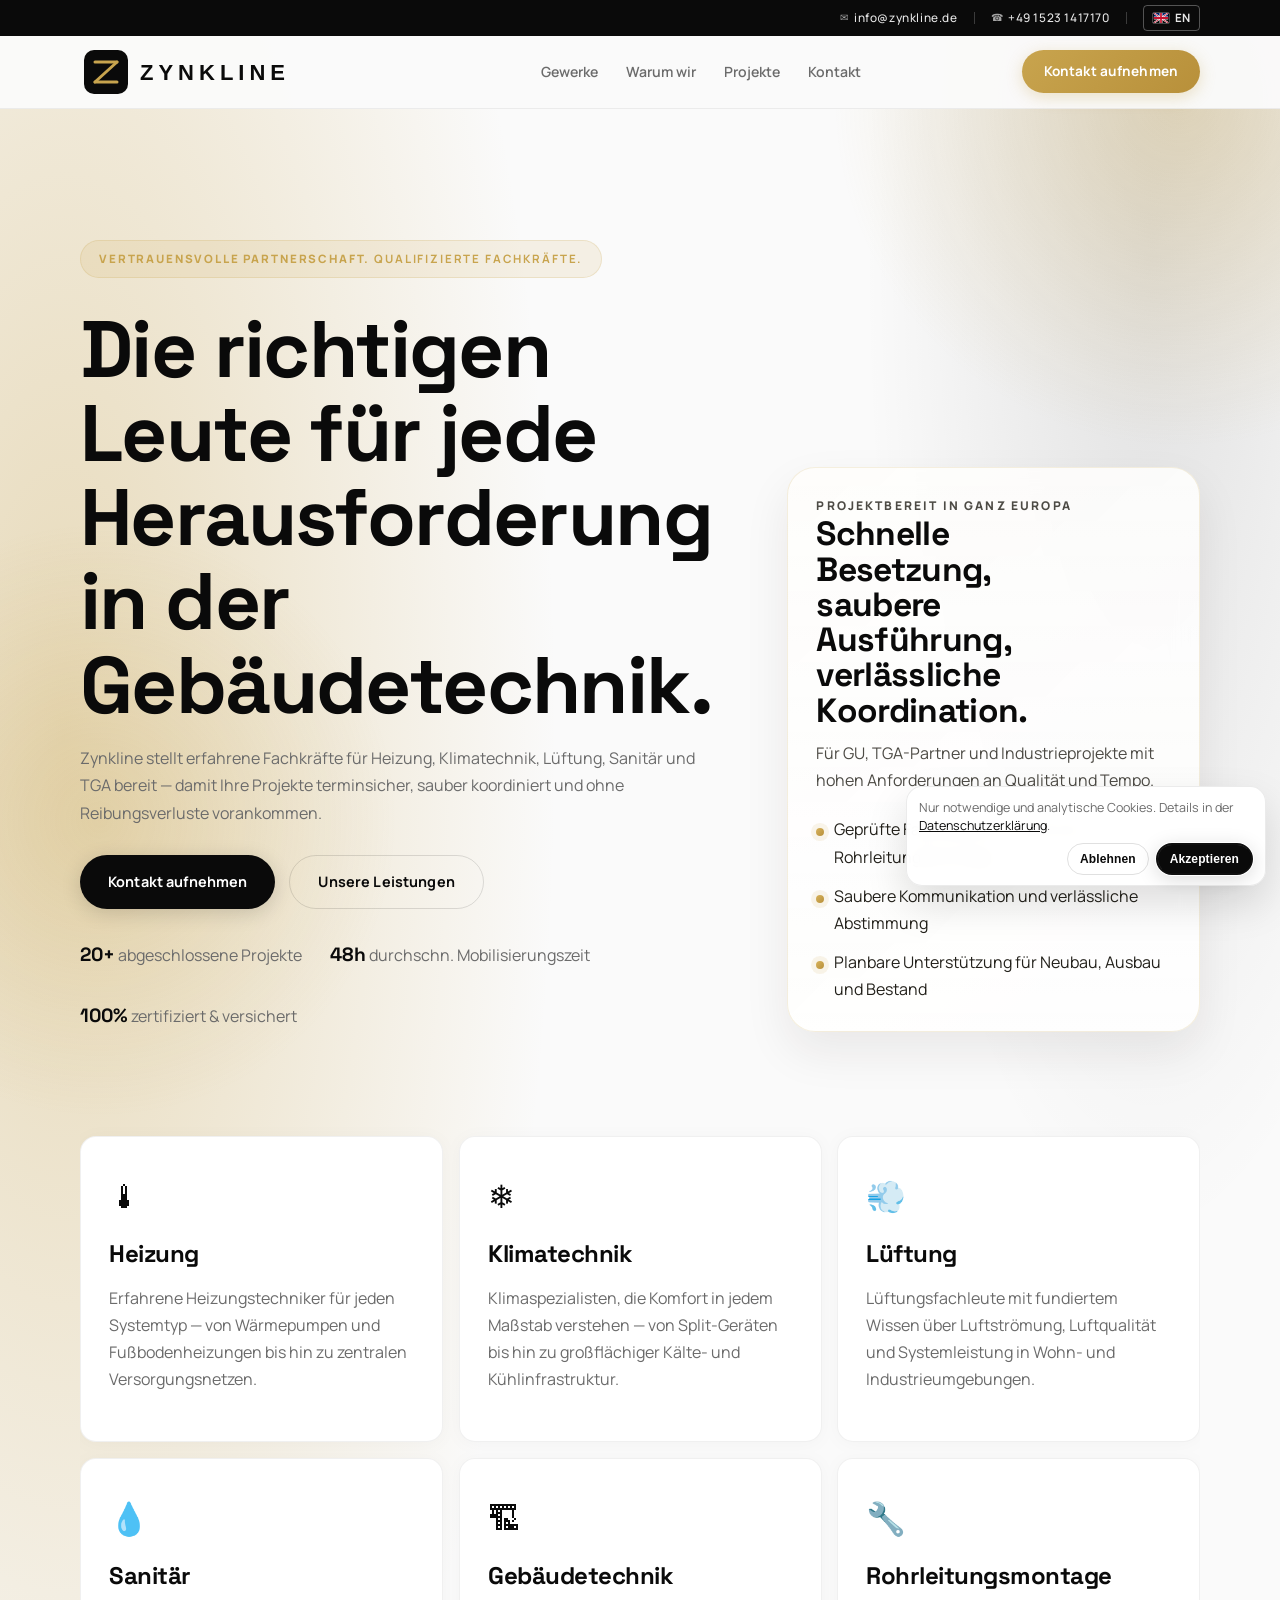
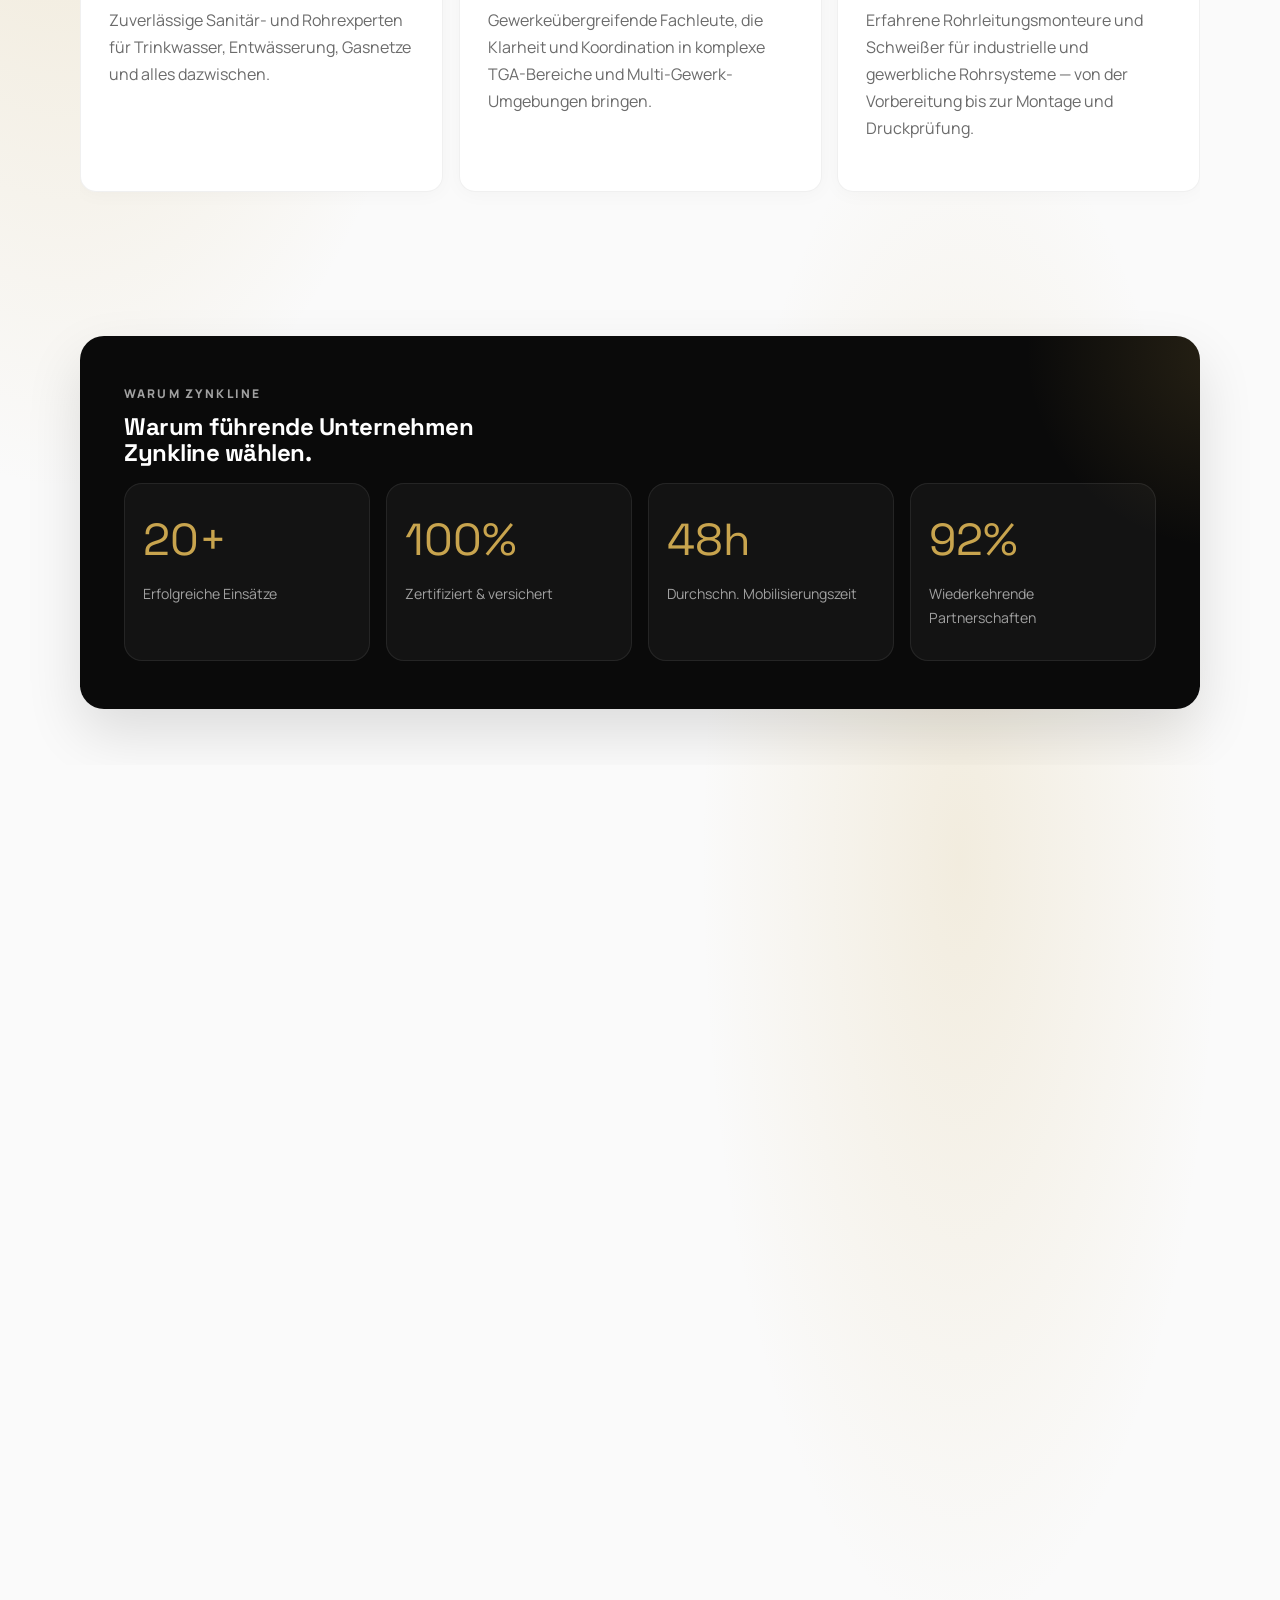
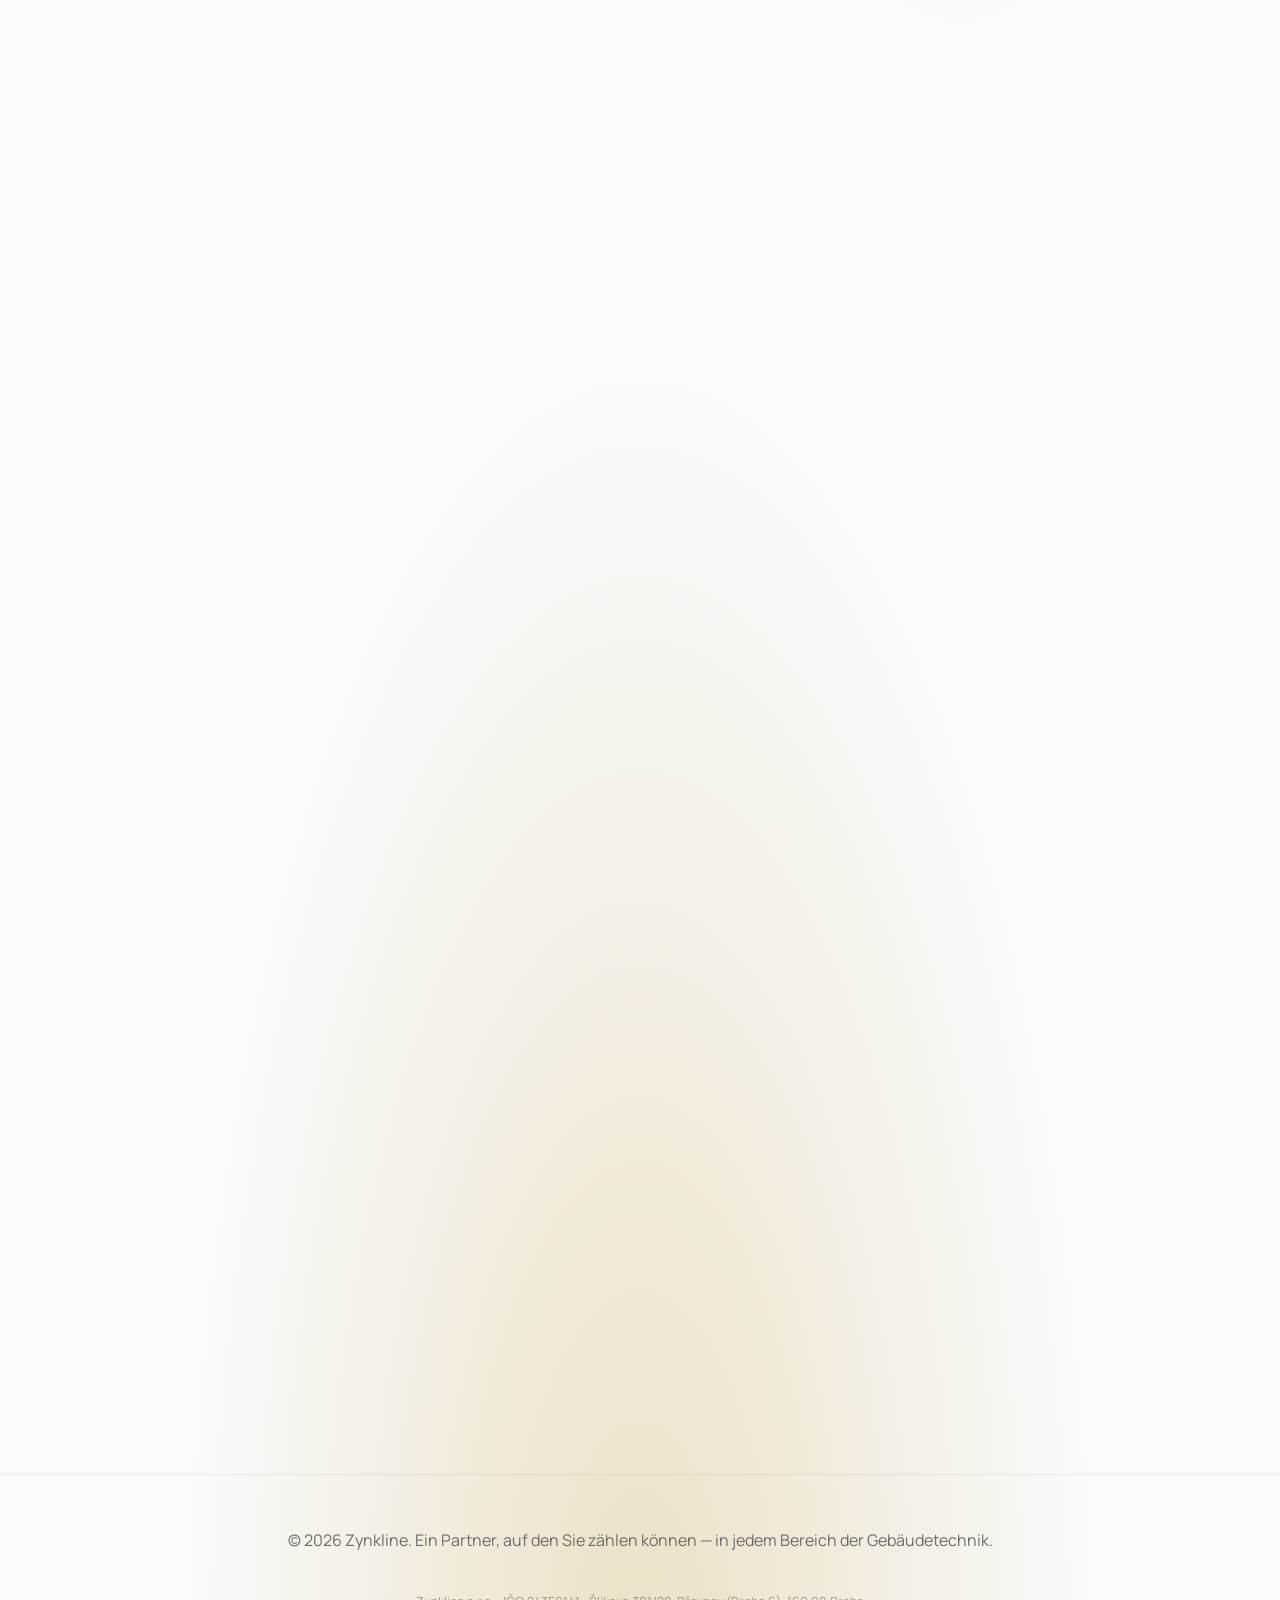
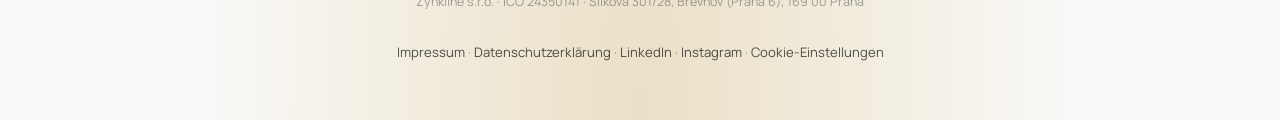
<file: index.html>
<!doctype html>
<html lang="de">
<head>
  <meta charset="UTF-8" />
  <meta name="viewport" content="width=device-width, initial-scale=1.0" />

  <!-- Google Analytics -->
  <script>
    window.dataLayer = window.dataLayer || [];
    function gtag(){dataLayer.push(arguments);}
    gtag('js', new Date());
    gtag('consent', 'default', {
      analytics_storage: 'denied',
      ad_storage: 'denied',
      ad_user_data: 'denied',
      ad_personalization: 'denied',
      wait_for_update: 500
    });
    gtag('config', 'G-21JVW86GLZ', {
      anonymize_ip: true,
      send_page_view: false
    });
  </script>
  <title>Gebäudetechnik Partner | Zynkline – Heizung, Klimatechnik, Lüftung, Sanitär &amp; Rohrleitungsmontage</title>
  <meta name="description" content="Zynkline ist Ihr spezialisierter Partner für Gebäudetechnik und TGA-Projekte – Heizung, Klimatechnik, Lüftung, Sanitär und Rohrleitungsmontage in ganz Europa." />

  <!-- Canonical & hreflang -->
  <link rel="canonical" href="https://zynkline.de/" />
  <link rel="alternate" hreflang="de" href="https://zynkline.de/" />
  <link rel="alternate" hreflang="en" href="https://zynkline.de/en.html" />
  <link rel="alternate" hreflang="x-default" href="https://zynkline.de/" />
  <meta name="robots" content="index,follow,max-image-preview:large" />

  <!-- Open Graph -->
  <meta property="og:type" content="website" />
  <meta property="og:title" content="Gebäudetechnik Partner | Zynkline" />
  <meta property="og:description" content="Spezialisierter Partner für Gebäudetechnik und TGA: Heizung, Klimatechnik, Lüftung, Sanitär und Rohrleitungsmontage in ganz Europa." />
  <meta property="og:url" content="https://zynkline.de/" />
  <meta property="og:locale" content="de_DE" />
  <meta property="og:locale:alternate" content="en_GB" />
  <meta property="og:site_name" content="Zynkline" />
  <meta property="og:image" content="https://zynkline.de/logo.png" />
  <meta property="og:image:alt" content="Zynkline Logo" />

  <!-- Twitter Card -->
  <meta name="twitter:card" content="summary_large_image" />
  <meta name="twitter:title" content="Gebäudetechnik Partner | Zynkline" />
  <meta name="twitter:description" content="Heizung, Klimatechnik, Lüftung, Sanitär und Rohrleitungsmontage – spezialisierter Partner für Gebäudetechnik und TGA-Projekte in ganz Europa." />
  <meta name="twitter:image" content="https://zynkline.de/logo.png" />

  <!-- Fonts -->
  <link rel="preconnect" href="https://fonts.googleapis.com" />
  <link rel="preconnect" href="https://fonts.gstatic.com" crossorigin />
  <link rel="preload" as="style" href="https://fonts.googleapis.com/css2?family=Manrope:wght@400;600;700&family=Space+Grotesk:wght@700&display=swap" />
  <link href="https://fonts.googleapis.com/css2?family=Manrope:wght@400;600;700&family=Space+Grotesk:wght@700&display=swap" rel="stylesheet" media="print" onload="this.media='all'" />
  <noscript><link href="https://fonts.googleapis.com/css2?family=Manrope:wght@400;600;700&family=Space+Grotesk:wght@700&display=swap" rel="stylesheet" /></noscript>
  <link rel="preload" href="logo.svg" as="image" />
  <link rel="dns-prefetch" href="https://formsubmit.co" />
  <link rel="icon" type="image/svg+xml" href="favicon.svg" />
  <link rel="stylesheet" href="styles.css" />

  <!-- Structured Data -->
  <script type="application/ld+json">
  {
    "@context": "https://schema.org",
    "@type": "Organization",
    "name": "Zynkline",
    "url": "https://zynkline.de",
    "logo": "https://zynkline.de/logo.svg",
    "contactPoint": {
      "@type": "ContactPoint",
      "telephone": "+49-1523-1417170",
      "email": "info@zynkline.de",
      "contactType": "customer service",
      "availableLanguage": ["German", "English"]
    },
    "address": {
      "@type": "PostalAddress",
      "streetAddress": "Šlikova 301/28",
      "addressLocality": "Praha",
      "postalCode": "169 00",
      "addressCountry": "CZ"
    },
    "description": "Spezialisierter Partner für Gebäudetechnik-Projekte – Heizung, Klimatechnik, Lüftung, Sanitär und Rohrleitungsmontage in ganz Europa."
  }
  </script>
  <script type="application/ld+json">
  {
    "@context": "https://schema.org",
    "@type": "ProfessionalService",
    "name": "Zynkline Gebäudetechnik",
    "url": "https://zynkline.de/",
    "image": "https://zynkline.de/logo.png",
    "telephone": "+49-1523-1417170",
    "email": "info@zynkline.de",
    "areaServed": "Europe",
    "serviceType": [
      "Gebäudetechnik",
      "Heizung",
      "Klimatechnik",
      "Lüftung",
      "Sanitär",
      "Rohrleitungsmontage"
    ]
  }
  </script>
</head>
<body>
  <div class="bg-orb orb-one" aria-hidden="true"></div>
  <div class="bg-orb orb-two" aria-hidden="true"></div>

  <header class="site-header">
    <div class="top-bar">
      <div class="container top-bar-inner">
        <a href="mailto:info@zynkline.de"><span class="tb-icon">&#9993;</span> info@zynkline.de</a>
        <span class="tb-sep"></span>
        <a href="tel:+4915231417170"><span class="tb-icon">&#9742;</span> +49 1523 1417170</a>
        <span class="tb-sep"></span>
        <a href="en.html" class="lang-switch"><svg class="flag" viewBox="0 0 20 14"><rect width="20" height="7" fill="#012169"/><path d="M0 0L20 14M20 0L0 14" stroke="#fff" stroke-width="2.4"/><path d="M0 0L20 14M20 0L0 14" stroke="#C8102E" stroke-width="1.2"/><rect x="8" width="4" height="14" fill="#fff"/><rect y="5" width="20" height="4" fill="#fff"/><rect x="8.8" width="2.4" height="14" fill="#C8102E"/><rect y="5.6" width="20" height="2.8" fill="#C8102E"/></svg> EN</a>
      </div>
    </div>
    <div class="container nav-wrap">
      <a href="index.html" class="logo" aria-label="Zynkline Startseite">
        <img src="logo.svg" alt="Zynkline Logo" class="logo-image" fetchpriority="high" />
      </a>
      <nav class="nav-links" aria-label="Hauptnavigation">
        <a href="#services">Gewerke</a>
        <a href="#why-us">Warum wir</a>
        <a href="#projects">Projekte</a>
        <!-- <a href="#testimonials">Referenzen</a> -->
        <a href="#contact">Kontakt</a>
      </nav>
      <a href="#contact" class="btn btn-nav">Kontakt aufnehmen</a>
    </div>
  </header>

  <main>
    <section class="hero container reveal">
      <div class="hero-shell">
        <div class="hero-content">
          <p class="eyebrow"><span class="eyebrow-accent">Vertrauensvolle Partnerschaft.</span> Qualifizierte Fachkräfte.</p>
          <h1>Die richtigen Leute für jede Herausforderung in der Gebäudetechnik.</h1>
          <p class="hero-copy">
            Zynkline stellt erfahrene Fachkräfte für Heizung, Klimatechnik, Lüftung,
            Sanitär und TGA bereit — damit Ihre Projekte terminsicher, sauber koordiniert
            und ohne Reibungsverluste vorankommen.
          </p>
          <div class="hero-actions">
            <a href="#contact" class="btn btn-primary">Kontakt aufnehmen</a>
            <a href="#services" class="btn btn-ghost">Unsere Leistungen</a>
          </div>
          <ul class="hero-proof">
            <li><strong>20+</strong> abgeschlossene Projekte</li>
            <li><strong>48h</strong> durchschn. Mobilisierungszeit</li>
            <li><strong>100%</strong> zertifiziert &amp; versichert</li>
          </ul>
        </div>
        <aside class="hero-panel" aria-label="Zynkline Qualitätsversprechen">
          <p class="hero-panel-label">Projektbereit in ganz Europa</p>
          <h2>Schnelle Besetzung, saubere Ausführung, verlässliche Koordination.</h2>
          <p>Für GU, TGA-Partner und Industrieprojekte mit hohen Anforderungen an Qualität und Tempo.</p>
          <ul class="hero-highlights">
            <li>Geprüfte Fachkräfte für HLKS und Rohrleitungsmontage</li>
            <li>Saubere Kommunikation und verlässliche Abstimmung</li>
            <li>Planbare Unterstützung für Neubau, Ausbau und Bestand</li>
          </ul>
        </aside>
      </div>
    </section>

    <section id="services" class="container feature-grid">
      <article class="card reveal">
        <div class="card-icon">&#127777;</div>
        <h2>Heizung</h2>
        <p>Erfahrene Heizungstechniker für jeden Systemtyp — von Wärmepumpen und Fußbodenheizungen bis hin zu zentralen Versorgungsnetzen.</p>
      </article>
      <article class="card reveal">
        <div class="card-icon">&#10052;</div>
        <h2>Klimatechnik</h2>
        <p>Klimaspezialisten, die Komfort in jedem Maßstab verstehen — von Split-Geräten bis hin zu großflächiger Kälte- und Kühlinfrastruktur.</p>
      </article>
      <article class="card reveal">
        <div class="card-icon">&#128168;</div>
        <h2>Lüftung</h2>
        <p>Lüftungsfachleute mit fundiertem Wissen über Luftströmung, Luftqualität und Systemleistung in Wohn- und Industrieumgebungen.</p>
      </article>
      <article class="card reveal">
        <div class="card-icon">&#128167;</div>
        <h2>Sanitär</h2>
        <p>Zuverlässige Sanitär- und Rohrexperten für Trinkwasser, Entwässerung, Gasnetze und alles dazwischen.</p>
      </article>
      <article class="card reveal">
        <div class="card-icon">&#127959;</div>
        <h2>Gebäudetechnik</h2>
        <p>Gewerkeübergreifende Fachleute, die Klarheit und Koordination in komplexe TGA-Bereiche und Multi-Gewerk-Umgebungen bringen.</p>
      </article>
      <article class="card reveal">
        <div class="card-icon">&#128295;</div>
        <h2>Rohrleitungsmontage</h2>
        <p>Erfahrene Rohrleitungsmonteure und Schweißer für industrielle und gewerbliche Rohrsysteme — von der Vorbereitung bis zur Montage und Druckprüfung.</p>
      </article>
    </section>

    <section id="why-us" class="metrics reveal">
      <div class="container metrics-wrap">
        <p class="section-kicker section-kicker-light">Warum Zynkline</p>
        <h2>Warum führende Unternehmen Zynkline wählen.</h2>
        <div class="stats-grid">
          <div class="stat-card">
            <p class="stat-number">20+</p>
            <p class="stat-label">Erfolgreiche Einsätze</p>
          </div>
          <div class="stat-card">
            <p class="stat-number">100%</p>
            <p class="stat-label">Zertifiziert &amp; versichert</p>
          </div>
          <div class="stat-card">
            <p class="stat-number">48h</p>
            <p class="stat-label">Durchschn. Mobilisierungszeit</p>
          </div>
          <div class="stat-card">
            <p class="stat-number">92%</p>
            <p class="stat-label">Wiederkehrende Partnerschaften</p>
          </div>
        </div>
      </div>
    </section>

    <section id="projects" class="container projects reveal">
      <p class="section-kicker">Ausgewählte Referenzen</p>
      <h2 class="section-title">Projektreferenzen</h2>
      <div class="project-grid">
        <article class="project-card" data-photos='["site-photos/volksschule_wattens.jpeg", "site-photos/volksschule_wattens_2.jpeg", "site-photos/volksschule_wattens_3.jpeg"]'>
          <div class="project-photo"><img src="site-photos/volksschule_wattens.jpeg" alt="Volksschule am Kirchplatz Wattens" loading="lazy" decoding="async" fetchpriority="low" width="1200" height="1600" /><span class="project-badge">Sanitär</span><span class="photo-counter">▦ 3</span></div>
          <div class="project-info">
            <h3>Sanitärinstallation in der Volksschule</h3>
            <p class="project-meta">Wattens &bull; Kompletter Sanitärbereich</p>
          </div>
        </article>
        <article class="project-card" data-photos='["site-photos/florsheim_gesundheitszentrum_1.jpeg", "site-photos/florsheim_gesundheitszentrum_2.jpg", "site-photos/florsheim_gesundheitszentrum_3.jpg", "site-photos/florsheim_gesundheitszentrum_4.jpg"]'>
          <div class="project-photo"><img src="site-photos/florsheim_gesundheitszentrum_1.jpeg" alt="Heizung, Sanitär- und Abwasserleitungen im Gesundheitszentrum Flörsheim am Main" loading="lazy" decoding="async" fetchpriority="low" width="1200" height="1600" /><span class="project-badge">Rohrleitung</span><span class="photo-counter">▦ 4</span></div>
          <div class="project-info">
            <h3>Heizung, Sanitär- und Abwasserleitungen</h3>
            <p class="project-meta">Flörsheim am Main &bull; Gesundheitszentrum </p>
          </div>
        </article>
        <article class="project-card" data-photos='["site-photos/klimagerate_debeka.jpeg"]'>
          <div class="project-photo"><img src="site-photos/klimagerate_debeka.jpeg" alt="Klimageräte bei der Debeka in Koblenz" loading="lazy" decoding="async" fetchpriority="low" width="1600" height="1200" /><span class="project-badge">Klima</span></div>
          <div class="project-info">
            <h3>Klimageräte</h3>
            <p class="project-meta">Koblenz &bull; Debeka BKK</p>
          </div>
        </article>
        <article class="project-card" data-photos='["site-photos/fussbodenheizung.jpeg"]'>
          <div class="project-photo"><img src="site-photos/fussbodenheizung.jpeg" alt="Fußbodenheizung-Wohnkomplex" loading="lazy" decoding="async" fetchpriority="low" width="1600" height="1200" /><span class="project-badge">Heizung</span></div>
          <div class="project-info">
            <h3>Fußbodenheizung im Wohnkomplex</h3>
            <p class="project-meta">Berlin &bull; 30+ Objekte</p>
          </div>
        </article>
        <article class="project-card" data-photos='["site-photos/kbr_trier.jpeg"]'>
          <div class="project-photo"><img src="site-photos/kbr_trier.jpeg" alt="Installation der Lüftungszentrale - Kurfürst-Balduin-Realschule plus Trier" loading="lazy" decoding="async" fetchpriority="low" width="1600" height="1200" /><span class="project-badge">Lüftung</span></div>
          <div class="project-info">
            <h3>Installation der Lüftungszentrale</h3>
            <p class="project-meta">Trier &bull; Kurfürst-Balduin-Realschule plus</p>
          </div>
        </article>
        <article class="project-card" data-photos='["site-photos/wohnkomplex_berlin.jpeg"]'>
          <div class="project-photo"><img src="site-photos/wohnkomplex_berlin.jpeg" alt="Wohnkomplex Sanitärinstallation - Berlin" loading="lazy" decoding="async" fetchpriority="low" width="1600" height="1200" /><span class="project-badge">Sanitär</span></div>
          <div class="project-info">
            <h3>Sanitärinstallation im Wohnkomplex</h3>
            <p class="project-meta">Berlin &bull; Trinkwasser und Abwasserinstallationen</p>
          </div>
        </article>
         <article class="project-card" data-photos='["site-photos/st_vincenz_krankenhaus.jpeg"]'>
          <div class="project-photo"><img src="site-photos/st_vincenz_krankenhaus.jpeg" alt="Lüftungsgeräte sowie Kälte- und Heizungstechnik im St. Vincenz-Krankenhaus" loading="lazy" decoding="async" fetchpriority="low" width="1600" height="1200" /><span class="project-badge">HLK</span></div>
          <div class="project-info">
            <h3>Lüftungsgeräte sowie Kälte- und Heizungstechnik</h3>
            <p class="project-meta">Limburg an der Lahn &bull; St. Vincenz-Krankenhaus</p>
          </div>
        </article>
        <article class="project-card" data-photos='["site-photos/imat_renningen.jpeg", "site-photos/imat_renningen_2.jpeg"]'>
          <div class="project-photo"><img src="site-photos/imat_renningen.jpeg" alt="Lüftungstechnik bei IMAT in Renningen" loading="lazy" decoding="async" fetchpriority="low" width="1600" height="1200" /><span class="project-badge">Lüftung</span><span class="photo-counter">▦ 2</span></div>
          <div class="project-info">
            <h3>Lüftungstechnik</h3>
            <p class="project-meta">Renningen &bull; IMAT UVE</p>
          </div>
        </article>
        <article class="project-card" data-photos='["site-photos/johndeere.jpeg", "site-photos/johndeere_2.jpeg"]'>
          <div class="project-photo"><img src="site-photos/johndeere.jpeg" alt="Installation der Druckluftzentrale bei John Deere" loading="lazy" decoding="async" fetchpriority="low" width="1600" height="1200" /><span class="project-badge">Industrie</span><span class="photo-counter">▦ 2</span></div>
          <div class="project-info">
            <h3>Installation der Druckluftzentrale</h3>
            <p class="project-meta">Mannheim &bull; John Deere</p>
          </div>
        </article>
      </div>
    </section>

    <!--
    <section id="testimonials" class="testimonials">
      <h2 class="section-title reveal container">Was unsere Kunden sagen</h2>
      <div class="scroll-track">
        <div class="scroll-inner">
          <blockquote class="quote">
            „Wir brauchten 10 Sanitärinstallateure für ein Campus-Projekt in Rotterdam. Zynkline hatte das komplette Team innerhalb einer Woche vor Ort — alle zertifiziert, kein Einarbeitungsaufwand."
            <cite>Pieter van Dijk, Projektleiter bei Heijmans N.V.</cite>
          </blockquote>
          <blockquote class="quote">
            „Zuverlässige HLK-Techniker im großen Maßstab zu finden, ist schwierig. Zynkline liefert uns konstant qualifizierte Fachkräfte für unsere Rechenzentrums-Projekte in den Niederlanden."
            <cite>Marieke de Vries, Einkaufsleiterin bei VolkerWessels</cite>
          </blockquote>
          <blockquote class="quote">
            „Seit wir mit Zynkline arbeiten, laufen unsere Projekte schneller und wir vertrauen jedem Mitarbeiter, den sie schicken. Die liefern einfach."
            <cite>Joost Bakker, Betriebsleiter bei Dura Vermeer</cite>
          </blockquote>
          <blockquote class="quote">
            „Zynkline hat ein komplettes Lüftungsteam für unsere Krankenhauserweiterung in Kopenhagen gestellt. Kompetente Leute, keine Einarbeitungszeit — sie waren vom ersten Tag an integriert."
            <cite>Lars Henriksen, Technischer Leiter bei NCC Danmark</cite>
          </blockquote>
          <blockquote class="quote" aria-hidden="true">
            „Wir brauchten 10 Sanitärinstallateure für ein Campus-Projekt in Rotterdam. Zynkline hatte das komplette Team innerhalb einer Woche vor Ort — alle zertifiziert, kein Einarbeitungsaufwand."
            <cite>Pieter van Dijk, Projektleiter bei Heijmans N.V.</cite>
          </blockquote>
          <blockquote class="quote" aria-hidden="true">
            „Zuverlässige HLK-Techniker im großen Maßstab zu finden, ist schwierig. Zynkline liefert uns konstant qualifizierte Fachkräfte für unsere Rechenzentrums-Projekte in den Niederlanden."
            <cite>Marieke de Vries, Einkaufsleiterin bei VolkerWessels</cite>
          </blockquote>
          <blockquote class="quote" aria-hidden="true">
            „Seit wir mit Zynkline arbeiten, laufen unsere Projekte schneller und wir vertrauen jedem Mitarbeiter, den sie schicken. Die liefern einfach."
            <cite>Joost Bakker, Betriebsleiter bei Dura Vermeer</cite>
          </blockquote>
          <blockquote class="quote" aria-hidden="true">
            „Zynkline hat ein komplettes Lüftungsteam für unsere Krankenhauserweiterung in Kopenhagen gestellt. Kompetente Leute, keine Einarbeitungszeit — sie waren vom ersten Tag an integriert."
            <cite>Lars Henriksen, Technischer Leiter bei NCC Danmark</cite>
          </blockquote>
        </div>
      </div>
    </section>
    -->

    <section id="contact" class="container contact-section reveal">
      <div class="contact-card">
        <div class="contact-header">
          <p class="eyebrow">Kontakt</p>
          <h2>Lassen Sie uns über Ihren Bedarf sprechen.</h2>
          <p class="contact-desc">Erzählen Sie uns von Ihrer Herausforderung — wir finden die richtigen Fachkräfte und erstellen einen Plan.</p>
          <div class="contact-links">
            <a href="mailto:info@zynkline.de" class="contact-chip">
              <svg width="18" height="18" viewBox="0 0 24 24" fill="none" stroke="currentColor" stroke-width="2" stroke-linecap="round" stroke-linejoin="round"><rect x="2" y="4" width="20" height="16" rx="2"/><path d="m22 7-8.97 5.7a1.94 1.94 0 0 1-2.06 0L2 7"/></svg>
              info@zynkline.de
            </a>
            <a href="tel:+4915231417170" class="contact-chip">
              <svg width="18" height="18" viewBox="0 0 24 24" fill="none" stroke="currentColor" stroke-width="2" stroke-linecap="round" stroke-linejoin="round"><path d="M22 16.92v3a2 2 0 0 1-2.18 2 19.79 19.79 0 0 1-8.63-3.07 19.5 19.5 0 0 1-6-6 19.79 19.79 0 0 1-3.07-8.67A2 2 0 0 1 4.11 2h3a2 2 0 0 1 2 1.72c.127.96.361 1.903.7 2.81a2 2 0 0 1-.45 2.11L8.09 9.91a16 16 0 0 0 6 6l1.27-1.27a2 2 0 0 1 2.11-.45c.907.339 1.85.573 2.81.7A2 2 0 0 1 22 16.92z"/></svg>
              +49 1523 1417170
            </a>
          </div>
        </div>
        <form class="contact-form" action="https://formsubmit.co/eb327d43c0f5fa5d936264481d83abde" method="POST">
          <input type="hidden" name="_subject" value="Neue Anfrage von zynkline.de">
          <input type="hidden" name="_next" value="https://zynkline.de/">
          <div class="form-group">
            <label for="name">Name</label>
            <input type="text" id="name" name="name" required placeholder="Ihr Name">
          </div>
          <div class="form-group">
            <label for="email">E-Mail</label>
            <input type="email" id="email" name="email" required placeholder="sie@firma.com">
          </div>
          <div class="form-group">
            <label for="message">Nachricht</label>
            <textarea id="message" name="message" rows="5" required placeholder="Erzählen Sie uns von Ihrem Projekt oder Personalbedarf..."></textarea>
          </div>
          <div class="form-consent">
            <input type="checkbox" id="privacy-consent" name="privacy-consent" required>
            <label for="privacy-consent">Ich stimme der Verarbeitung meiner Daten gemäß <a href="datenschutz.html" target="_blank" rel="noopener">Datenschutzerklärung</a> zu.</label>
          </div>
          <button type="submit" class="btn btn-primary btn-submit">Nachricht senden</button>
        </form>
      </div>
    </section>
  </main>

  <footer class="site-footer">
    <div class="container footer-wrap">
      <p>© 2026 Zynkline. Ein Partner, auf den Sie zählen können — in jedem Bereich der Gebäudetechnik.</p>
      <p class="footer-company">Zynkline s.r.o. · IČO 24350141 · Šlikova 301/28, Břevnov (Praha 6), 169 00 Praha</p>
      <p class="footer-legal">
        <a href="impressum.html">Impressum</a> · <a href="datenschutz.html">Datenschutzerklärung</a> · <a href="https://www.linkedin.com/company/zynkline/" target="_blank" rel="noopener noreferrer" aria-label="Zynkline auf LinkedIn">LinkedIn</a> · <a href="https://www.instagram.com/zynkline" target="_blank" rel="noopener noreferrer" aria-label="Zynkline auf Instagram">Instagram</a> · <button type="button" class="cookie-link" data-cookie-settings>Cookie-Einstellungen</button>
      </p>
    </div>
  </footer>

  <div class="cookie-banner" id="cookie-consent" role="dialog" aria-live="polite" aria-label="Cookie-Einstellungen">
    <p>Nur notwendige und analytische Cookies. Details in der <a href="datenschutz.html" target="_blank" rel="noopener">Datenschutzerklärung</a>.</p>
    <div class="cookie-actions">
      <button class="btn btn-ghost cookie-btn" id="cookie-decline" type="button">Ablehnen</button>
      <button class="btn btn-primary cookie-btn" id="cookie-accept" type="button">Akzeptieren</button>
    </div>
  </div>

  <div class="lightbox" id="lightbox">
    <button class="lightbox-close" aria-label="Schließen">&times;</button>
    <button class="lightbox-arrow lightbox-prev" aria-label="Zurück">&#8249;</button>
    <div class="lightbox-img" id="lightbox-img"></div>
    <button class="lightbox-arrow lightbox-next" aria-label="Weiter">&#8250;</button>
    <p class="lightbox-caption" id="lightbox-caption"></p>
    <p class="lightbox-counter" id="lightbox-counter"></p>
  </div>

  <script src="script.js" defer></script>
</body>
</html>
</file>
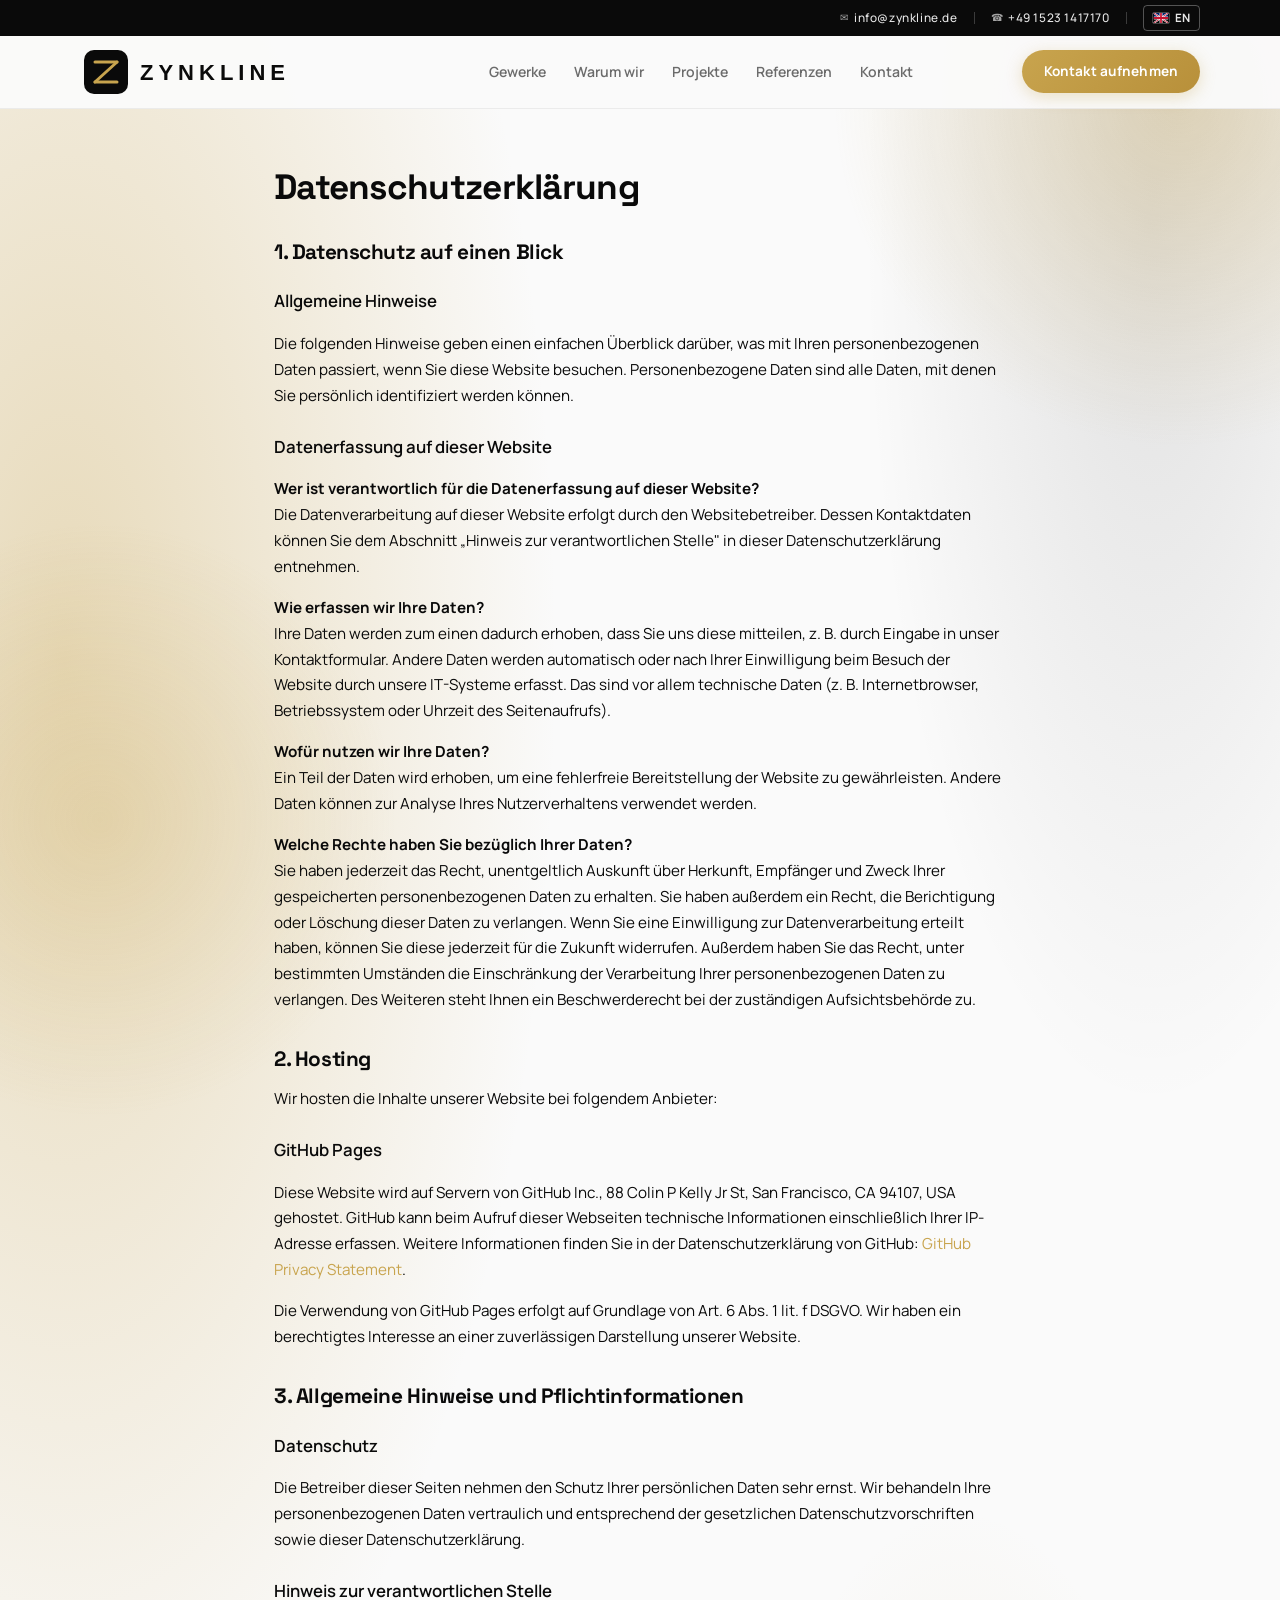
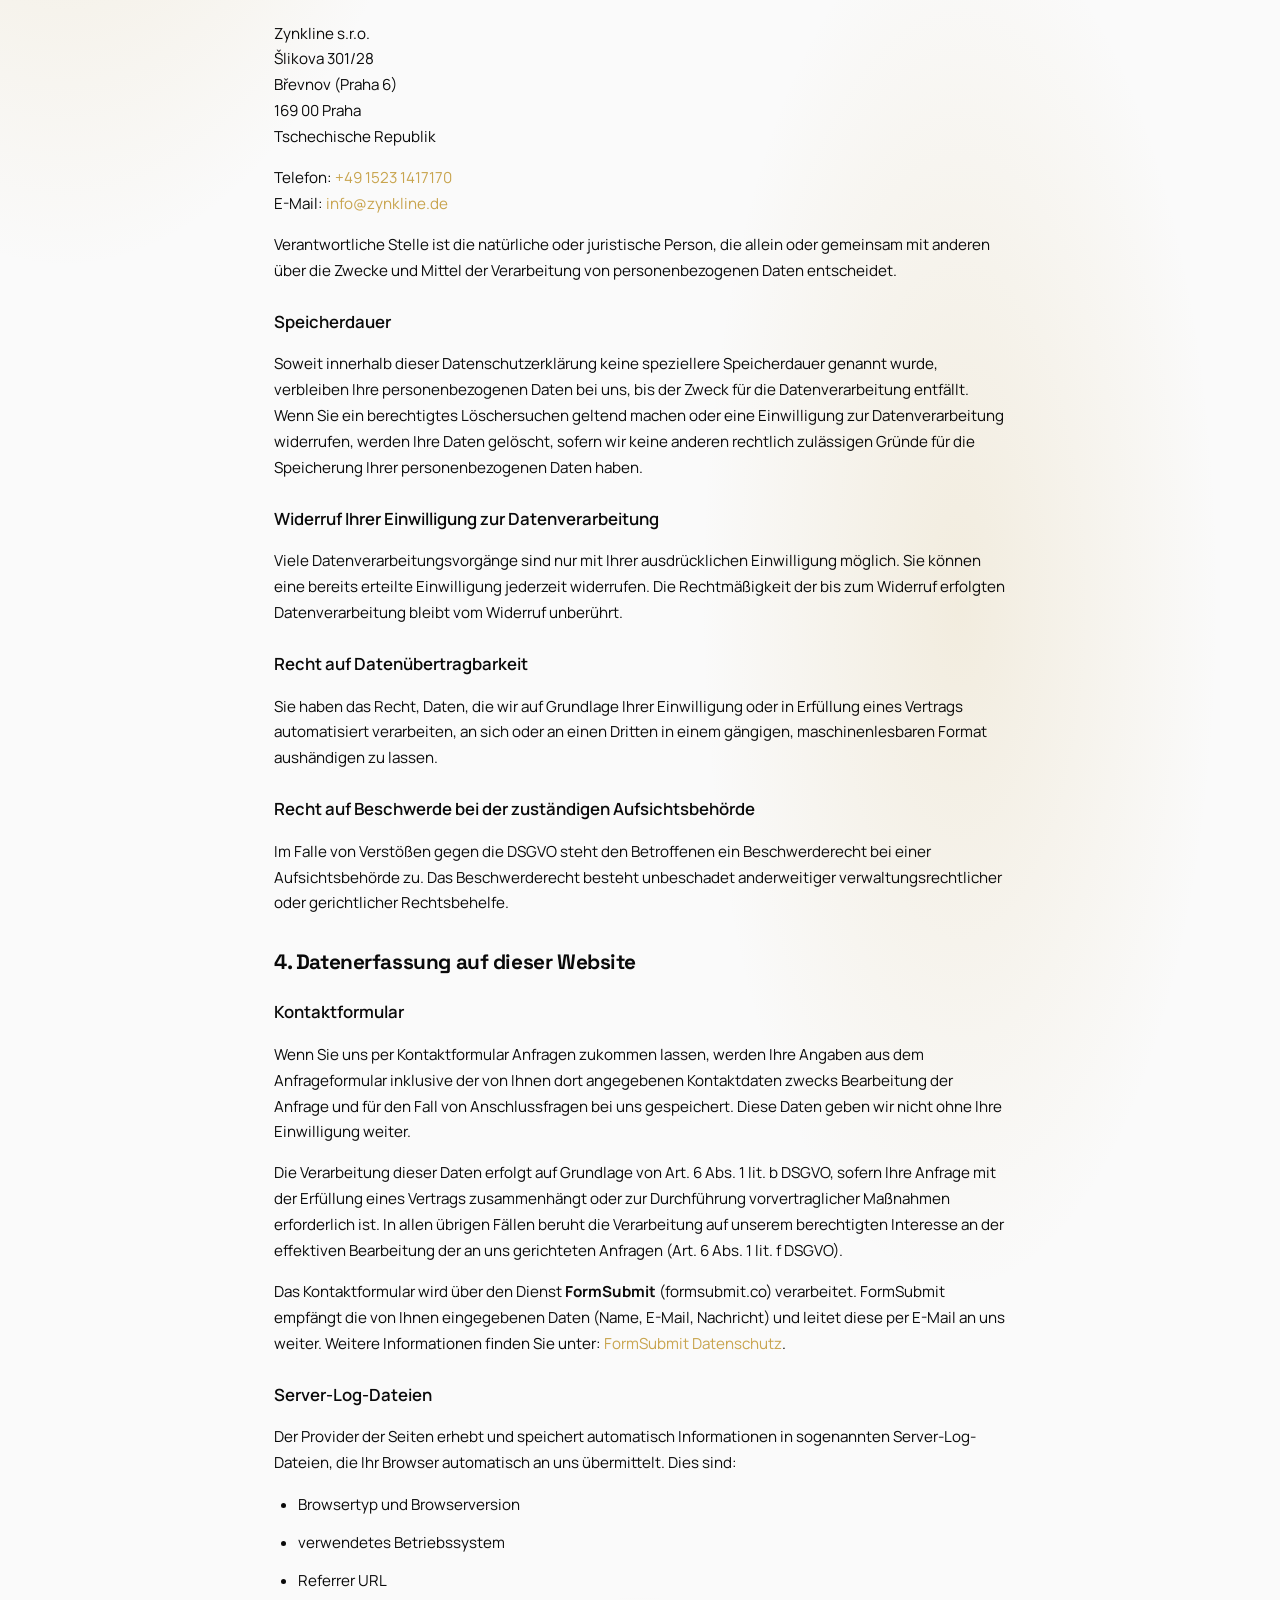
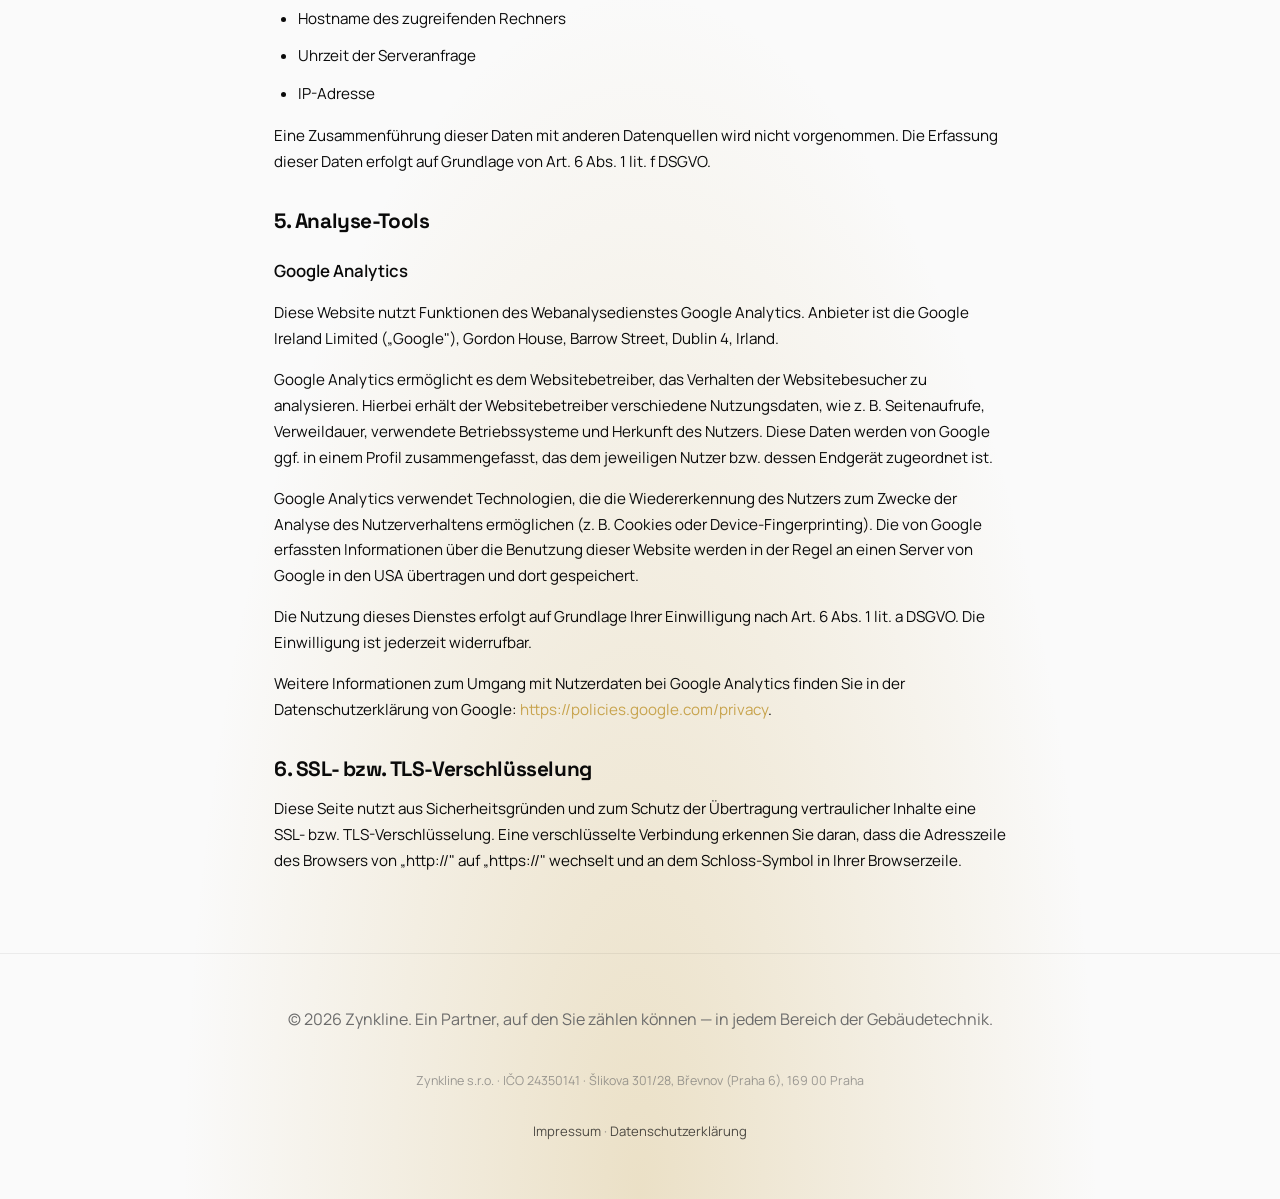
<file: datenschutz.html>
<!doctype html>
<html lang="de">
<head>
  <meta charset="UTF-8" />
  <meta name="viewport" content="width=device-width, initial-scale=1.0" />

  <!-- Google Analytics -->
  <script>
    window.dataLayer = window.dataLayer || [];
    function gtag(){dataLayer.push(arguments);}
    gtag('js', new Date());
    gtag('consent', 'default', {
      analytics_storage: 'denied',
      ad_storage: 'denied',
      ad_user_data: 'denied',
      ad_personalization: 'denied',
      wait_for_update: 500
    });
    gtag('config', 'G-21JVW86GLZ', {
      anonymize_ip: true,
      send_page_view: false
    });
  </script>

  <title>Datenschutzerklärung | Zynkline</title>
  <meta name="description" content="Datenschutzerklärung der Zynkline s.r.o. – Informationen zur Verarbeitung personenbezogener Daten." />
  <link rel="preconnect" href="https://fonts.googleapis.com" />
  <link rel="preconnect" href="https://fonts.gstatic.com" crossorigin />
  <link rel="preload" as="style" href="https://fonts.googleapis.com/css2?family=Manrope:wght@400;600;700&family=Space+Grotesk:wght@700&display=swap" />
  <link href="https://fonts.googleapis.com/css2?family=Manrope:wght@400;600;700&family=Space+Grotesk:wght@700&display=swap" rel="stylesheet" media="print" onload="this.media='all'" />
  <noscript><link href="https://fonts.googleapis.com/css2?family=Manrope:wght@400;600;700&family=Space+Grotesk:wght@700&display=swap" rel="stylesheet" /></noscript>
  <link rel="icon" type="image/svg+xml" href="favicon.svg" />
  <link rel="stylesheet" href="styles.css" />
</head>
<body>
  <div class="bg-orb orb-one" aria-hidden="true"></div>
  <div class="bg-orb orb-two" aria-hidden="true"></div>

  <header class="site-header">
    <div class="top-bar">
      <div class="container top-bar-inner">
        <a href="mailto:info@zynkline.de"><span class="tb-icon">&#9993;</span> info@zynkline.de</a>
        <span class="tb-sep"></span>
        <a href="tel:+4915231417170"><span class="tb-icon">&#9742;</span> +49 1523 1417170</a>
        <span class="tb-sep"></span>
        <a href="privacy.html" class="lang-switch"><svg class="flag" viewBox="0 0 20 14"><rect width="20" height="7" fill="#012169"/><path d="M0 0L20 14M20 0L0 14" stroke="#fff" stroke-width="2.4"/><path d="M0 0L20 14M20 0L0 14" stroke="#C8102E" stroke-width="1.2"/><rect x="8" width="4" height="14" fill="#fff"/><rect y="5" width="20" height="4" fill="#fff"/><rect x="8.8" width="2.4" height="14" fill="#C8102E"/><rect y="5.6" width="20" height="2.8" fill="#C8102E"/></svg> EN</a>
      </div>
    </div>
    <div class="container nav-wrap">
      <a href="index.html" class="logo" aria-label="Zynkline Startseite">
        <img src="logo.svg" alt="Zynkline Logo" class="logo-image" />
      </a>
      <nav class="nav-links" aria-label="Hauptnavigation">
        <a href="index.html#services">Gewerke</a>
        <a href="index.html#why-us">Warum wir</a>
        <a href="index.html#projects">Projekte</a>
        <a href="index.html#testimonials">Referenzen</a>
        <a href="index.html#contact">Kontakt</a>
      </nav>
      <a href="index.html#contact" class="btn btn-nav">Kontakt aufnehmen</a>
    </div>
  </header>

  <main>
    <section class="container legal-section">
      <h1>Datenschutzerklärung</h1>

      <h2>1. Datenschutz auf einen Blick</h2>
      <h3>Allgemeine Hinweise</h3>
      <p>
        Die folgenden Hinweise geben einen einfachen Überblick darüber, was mit Ihren personenbezogenen Daten passiert, wenn Sie diese Website besuchen. Personenbezogene Daten sind alle Daten, mit denen Sie persönlich identifiziert werden können.
      </p>

      <h3>Datenerfassung auf dieser Website</h3>
      <p>
        <strong>Wer ist verantwortlich für die Datenerfassung auf dieser Website?</strong><br>
        Die Datenverarbeitung auf dieser Website erfolgt durch den Websitebetreiber. Dessen Kontaktdaten können Sie dem Abschnitt „Hinweis zur verantwortlichen Stelle" in dieser Datenschutzerklärung entnehmen.
      </p>
      <p>
        <strong>Wie erfassen wir Ihre Daten?</strong><br>
        Ihre Daten werden zum einen dadurch erhoben, dass Sie uns diese mitteilen, z.&nbsp;B. durch Eingabe in unser Kontaktformular. Andere Daten werden automatisch oder nach Ihrer Einwilligung beim Besuch der Website durch unsere IT-Systeme erfasst. Das sind vor allem technische Daten (z.&nbsp;B. Internetbrowser, Betriebssystem oder Uhrzeit des Seitenaufrufs).
      </p>
      <p>
        <strong>Wofür nutzen wir Ihre Daten?</strong><br>
        Ein Teil der Daten wird erhoben, um eine fehlerfreie Bereitstellung der Website zu gewährleisten. Andere Daten können zur Analyse Ihres Nutzerverhaltens verwendet werden.
      </p>
      <p>
        <strong>Welche Rechte haben Sie bezüglich Ihrer Daten?</strong><br>
        Sie haben jederzeit das Recht, unentgeltlich Auskunft über Herkunft, Empfänger und Zweck Ihrer gespeicherten personenbezogenen Daten zu erhalten. Sie haben außerdem ein Recht, die Berichtigung oder Löschung dieser Daten zu verlangen. Wenn Sie eine Einwilligung zur Datenverarbeitung erteilt haben, können Sie diese jederzeit für die Zukunft widerrufen. Außerdem haben Sie das Recht, unter bestimmten Umständen die Einschränkung der Verarbeitung Ihrer personenbezogenen Daten zu verlangen. Des Weiteren steht Ihnen ein Beschwerderecht bei der zuständigen Aufsichtsbehörde zu.
      </p>

      <h2>2. Hosting</h2>
      <p>Wir hosten die Inhalte unserer Website bei folgendem Anbieter:</p>
      <h3>GitHub Pages</h3>
      <p>
        Diese Website wird auf Servern von GitHub Inc., 88 Colin P Kelly Jr St, San Francisco, CA 94107, USA gehostet. GitHub kann beim Aufruf dieser Webseiten technische Informationen einschließlich Ihrer IP-Adresse erfassen. Weitere Informationen finden Sie in der Datenschutzerklärung von GitHub:
        <a href="https://docs.github.com/en/site-policy/privacy-policies/github-general-privacy-statement" target="_blank" rel="noopener">GitHub Privacy Statement</a>.
      </p>
      <p>
        Die Verwendung von GitHub Pages erfolgt auf Grundlage von Art. 6 Abs. 1 lit. f DSGVO. Wir haben ein berechtigtes Interesse an einer zuverlässigen Darstellung unserer Website.
      </p>

      <h2>3. Allgemeine Hinweise und Pflichtinformationen</h2>
      <h3>Datenschutz</h3>
      <p>
        Die Betreiber dieser Seiten nehmen den Schutz Ihrer persönlichen Daten sehr ernst. Wir behandeln Ihre personenbezogenen Daten vertraulich und entsprechend der gesetzlichen Datenschutzvorschriften sowie dieser Datenschutzerklärung.
      </p>

      <h3>Hinweis zur verantwortlichen Stelle</h3>
      <p>
        Zynkline s.r.o.<br>
        Šlikova 301/28<br>
        Břevnov (Praha 6)<br>
        169 00 Praha<br>
        Tschechische Republik
      </p>
      <p>
        Telefon: <a href="tel:+4915231417170">+49 1523 1417170</a><br>
        E-Mail: <a href="mailto:info@zynkline.de">info@zynkline.de</a>
      </p>
      <p>Verantwortliche Stelle ist die natürliche oder juristische Person, die allein oder gemeinsam mit anderen über die Zwecke und Mittel der Verarbeitung von personenbezogenen Daten entscheidet.</p>

      <h3>Speicherdauer</h3>
      <p>
        Soweit innerhalb dieser Datenschutzerklärung keine speziellere Speicherdauer genannt wurde, verbleiben Ihre personenbezogenen Daten bei uns, bis der Zweck für die Datenverarbeitung entfällt. Wenn Sie ein berechtigtes Löschersuchen geltend machen oder eine Einwilligung zur Datenverarbeitung widerrufen, werden Ihre Daten gelöscht, sofern wir keine anderen rechtlich zulässigen Gründe für die Speicherung Ihrer personenbezogenen Daten haben.
      </p>

      <h3>Widerruf Ihrer Einwilligung zur Datenverarbeitung</h3>
      <p>
        Viele Datenverarbeitungsvorgänge sind nur mit Ihrer ausdrücklichen Einwilligung möglich. Sie können eine bereits erteilte Einwilligung jederzeit widerrufen. Die Rechtmäßigkeit der bis zum Widerruf erfolgten Datenverarbeitung bleibt vom Widerruf unberührt.
      </p>

      <h3>Recht auf Datenübertragbarkeit</h3>
      <p>
        Sie haben das Recht, Daten, die wir auf Grundlage Ihrer Einwilligung oder in Erfüllung eines Vertrags automatisiert verarbeiten, an sich oder an einen Dritten in einem gängigen, maschinenlesbaren Format aushändigen zu lassen.
      </p>

      <h3>Recht auf Beschwerde bei der zuständigen Aufsichtsbehörde</h3>
      <p>
        Im Falle von Verstößen gegen die DSGVO steht den Betroffenen ein Beschwerderecht bei einer Aufsichtsbehörde zu. Das Beschwerderecht besteht unbeschadet anderweitiger verwaltungsrechtlicher oder gerichtlicher Rechtsbehelfe.
      </p>

      <h2>4. Datenerfassung auf dieser Website</h2>

      <h3>Kontaktformular</h3>
      <p>
        Wenn Sie uns per Kontaktformular Anfragen zukommen lassen, werden Ihre Angaben aus dem Anfrageformular inklusive der von Ihnen dort angegebenen Kontaktdaten zwecks Bearbeitung der Anfrage und für den Fall von Anschlussfragen bei uns gespeichert. Diese Daten geben wir nicht ohne Ihre Einwilligung weiter.
      </p>
      <p>
        Die Verarbeitung dieser Daten erfolgt auf Grundlage von Art. 6 Abs. 1 lit. b DSGVO, sofern Ihre Anfrage mit der Erfüllung eines Vertrags zusammenhängt oder zur Durchführung vorvertraglicher Maßnahmen erforderlich ist. In allen übrigen Fällen beruht die Verarbeitung auf unserem berechtigten Interesse an der effektiven Bearbeitung der an uns gerichteten Anfragen (Art. 6 Abs. 1 lit. f DSGVO).
      </p>
      <p>
        Das Kontaktformular wird über den Dienst <strong>FormSubmit</strong> (formsubmit.co) verarbeitet. FormSubmit empfängt die von Ihnen eingegebenen Daten (Name, E-Mail, Nachricht) und leitet diese per E-Mail an uns weiter. Weitere Informationen finden Sie unter:
        <a href="https://formsubmit.co/privacy.pdf" target="_blank" rel="noopener">FormSubmit Datenschutz</a>.
      </p>

      <h3>Server-Log-Dateien</h3>
      <p>
        Der Provider der Seiten erhebt und speichert automatisch Informationen in sogenannten Server-Log-Dateien, die Ihr Browser automatisch an uns übermittelt. Dies sind:
      </p>
      <ul>
        <li>Browsertyp und Browserversion</li>
        <li>verwendetes Betriebssystem</li>
        <li>Referrer URL</li>
        <li>Hostname des zugreifenden Rechners</li>
        <li>Uhrzeit der Serveranfrage</li>
        <li>IP-Adresse</li>
      </ul>
      <p>
        Eine Zusammenführung dieser Daten mit anderen Datenquellen wird nicht vorgenommen. Die Erfassung dieser Daten erfolgt auf Grundlage von Art. 6 Abs. 1 lit. f DSGVO.
      </p>

      <h2>5. Analyse-Tools</h2>

      <h3>Google Analytics</h3>
      <p>
        Diese Website nutzt Funktionen des Webanalysedienstes Google Analytics. Anbieter ist die Google Ireland Limited („Google"), Gordon House, Barrow Street, Dublin 4, Irland.
      </p>
      <p>
        Google Analytics ermöglicht es dem Websitebetreiber, das Verhalten der Websitebesucher zu analysieren. Hierbei erhält der Websitebetreiber verschiedene Nutzungsdaten, wie z.&nbsp;B. Seitenaufrufe, Verweildauer, verwendete Betriebssysteme und Herkunft des Nutzers. Diese Daten werden von Google ggf. in einem Profil zusammengefasst, das dem jeweiligen Nutzer bzw. dessen Endgerät zugeordnet ist.
      </p>
      <p>
        Google Analytics verwendet Technologien, die die Wiedererkennung des Nutzers zum Zwecke der Analyse des Nutzerverhaltens ermöglichen (z.&nbsp;B. Cookies oder Device-Fingerprinting). Die von Google erfassten Informationen über die Benutzung dieser Website werden in der Regel an einen Server von Google in den USA übertragen und dort gespeichert.
      </p>
      <p>
        Die Nutzung dieses Dienstes erfolgt auf Grundlage Ihrer Einwilligung nach Art. 6 Abs. 1 lit. a DSGVO. Die Einwilligung ist jederzeit widerrufbar.
      </p>
      <p>
        Weitere Informationen zum Umgang mit Nutzerdaten bei Google Analytics finden Sie in der Datenschutzerklärung von Google:
        <a href="https://policies.google.com/privacy" target="_blank" rel="noopener">https://policies.google.com/privacy</a>.
      </p>

      <h2>6. SSL- bzw. TLS-Verschlüsselung</h2>
      <p>
        Diese Seite nutzt aus Sicherheitsgründen und zum Schutz der Übertragung vertraulicher Inhalte eine SSL- bzw. TLS-Verschlüsselung. Eine verschlüsselte Verbindung erkennen Sie daran, dass die Adresszeile des Browsers von „http://" auf „https://" wechselt und an dem Schloss-Symbol in Ihrer Browserzeile.
      </p>
    </section>
  </main>

  <footer class="site-footer">
    <div class="container footer-wrap">
      <p>© 2026 Zynkline. Ein Partner, auf den Sie zählen können — in jedem Bereich der Gebäudetechnik.</p>
      <p class="footer-company">Zynkline s.r.o. · IČO 24350141 · Šlikova 301/28, Břevnov (Praha 6), 169 00 Praha</p>
      <p class="footer-legal">
        <a href="impressum.html">Impressum</a> · <a href="datenschutz.html">Datenschutzerklärung</a>
      </p>
    </div>
  </footer>

  <script src="script.js" defer></script>
</body>
</html>
</file>
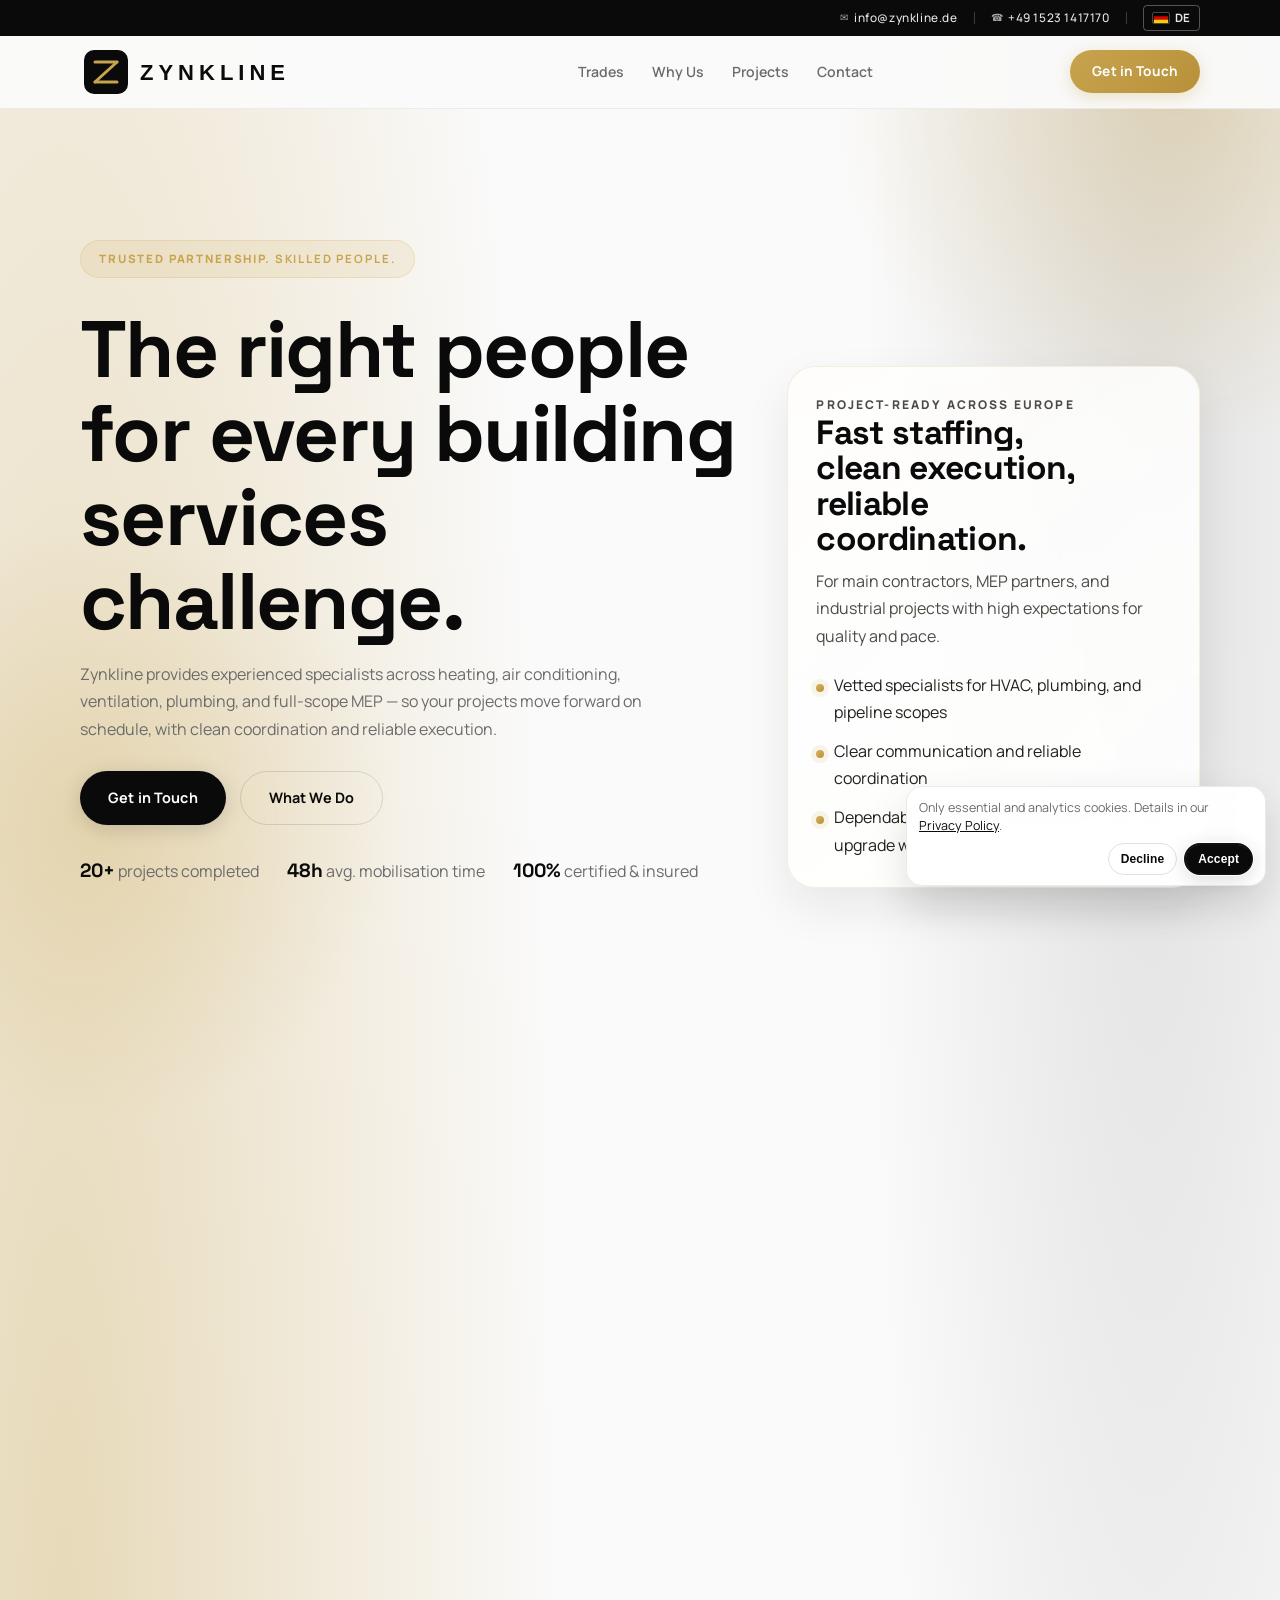
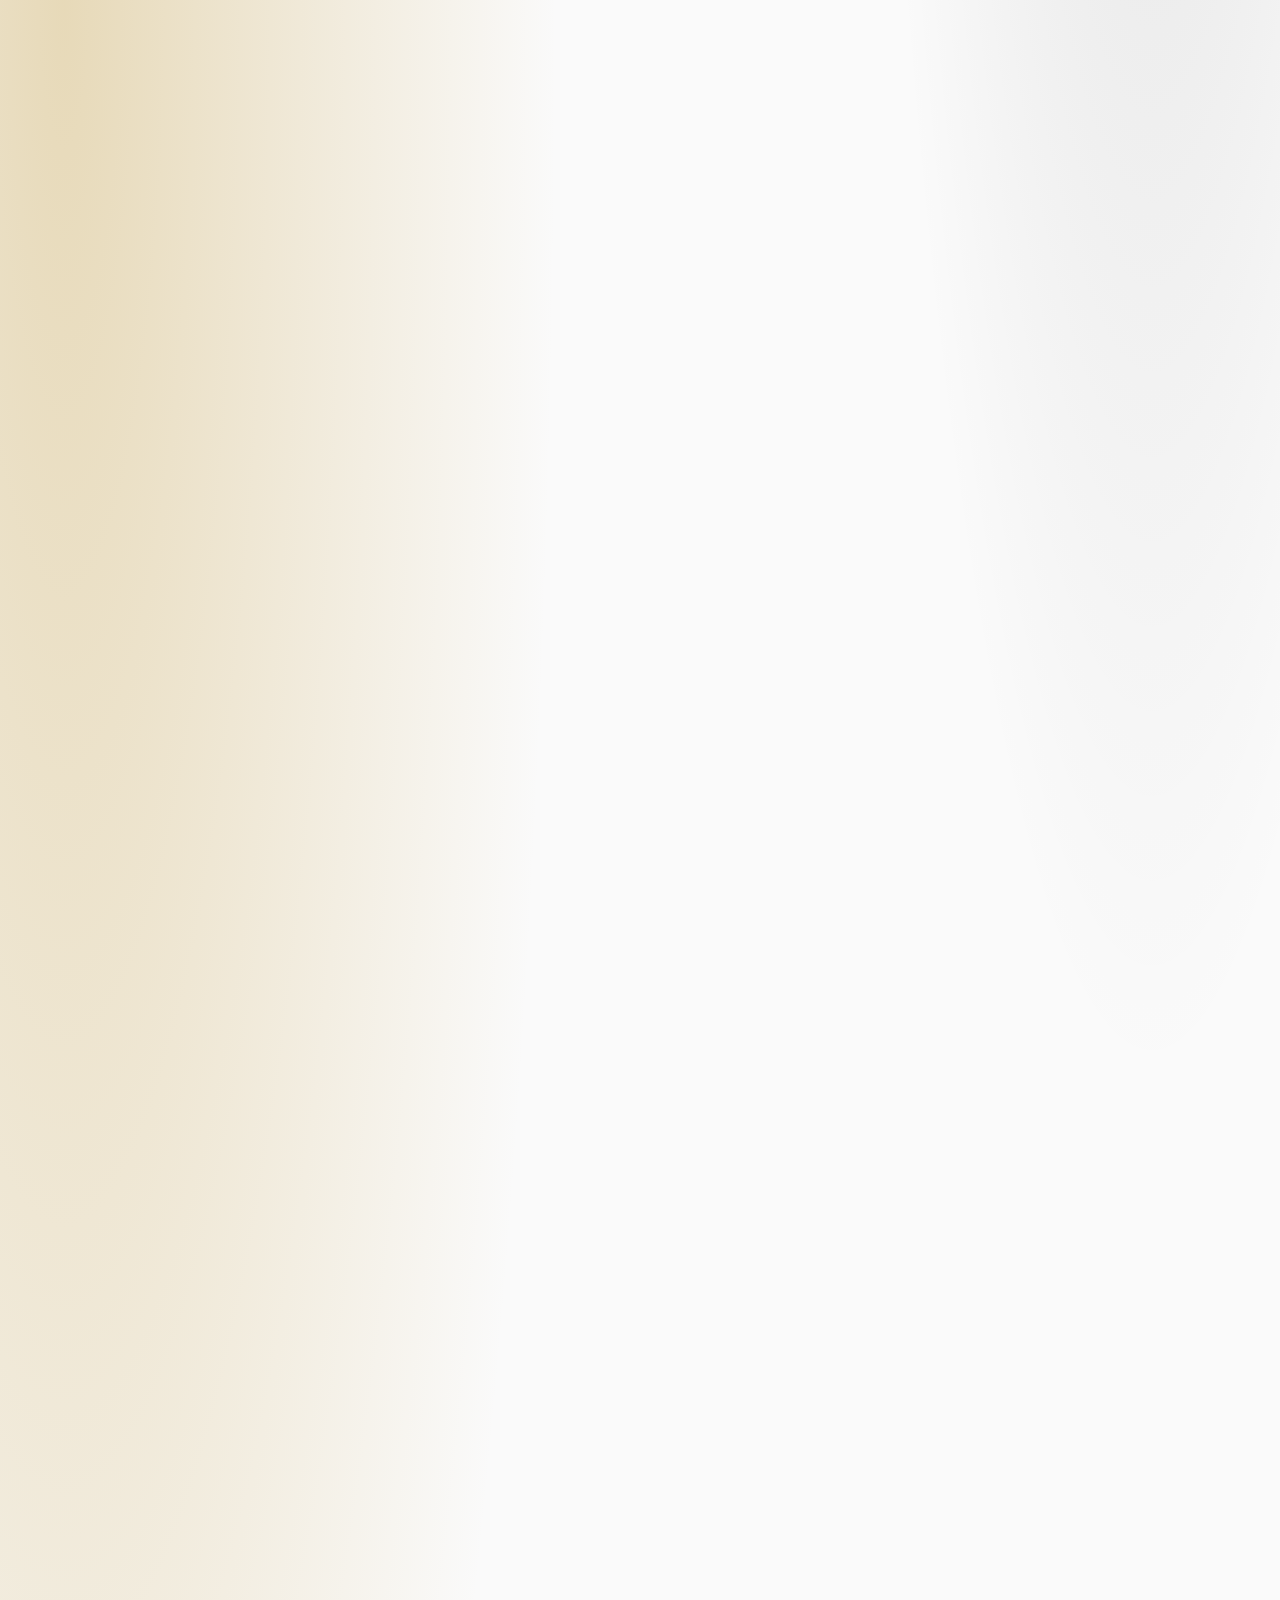
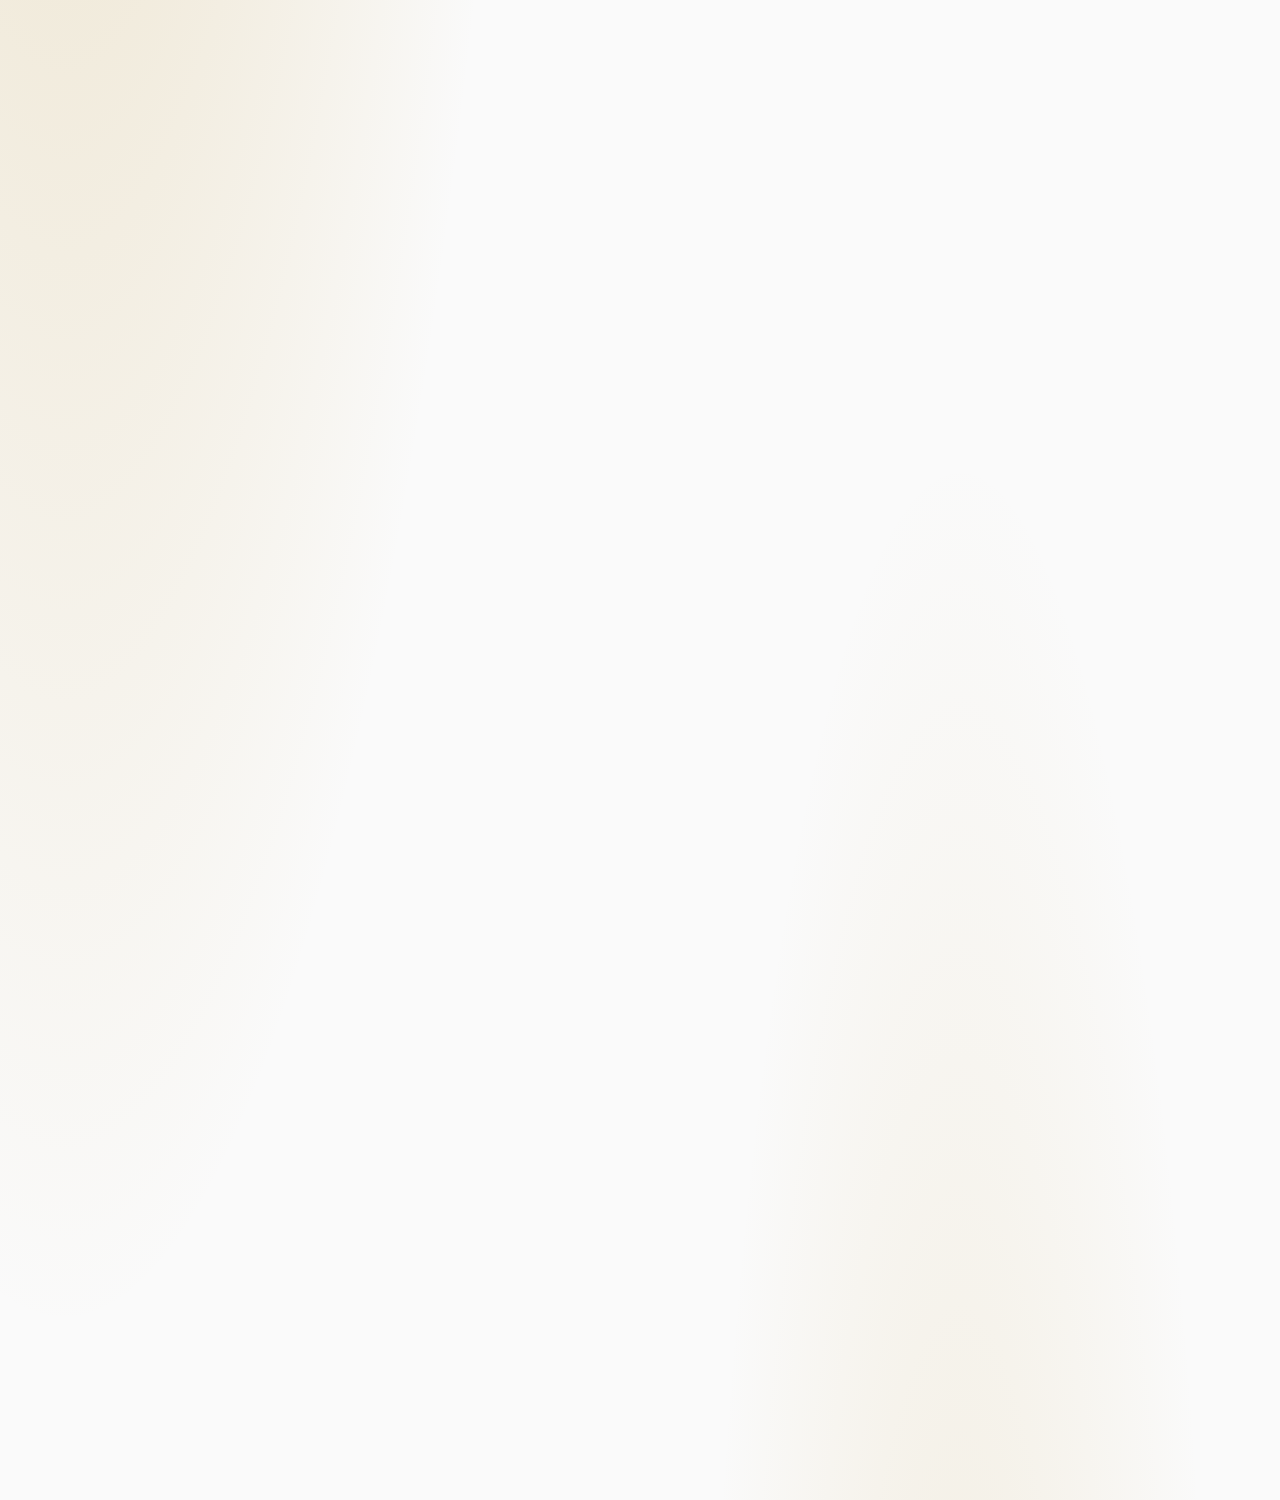
<file: en.html>
<!doctype html>
<html lang="en">
<head>
  <meta charset="UTF-8" />
  <meta name="viewport" content="width=device-width, initial-scale=1.0" />

  <!-- Google Analytics -->
  <script>
    window.dataLayer = window.dataLayer || [];
    function gtag(){dataLayer.push(arguments);}
    gtag('js', new Date());
    gtag('consent', 'default', {
      analytics_storage: 'denied',
      ad_storage: 'denied',
      ad_user_data: 'denied',
      ad_personalization: 'denied',
      wait_for_update: 500
    });
    gtag('config', 'G-21JVW86GLZ', {
      anonymize_ip: true,
      send_page_view: false
    });
  </script>

  <title>Zynkline | Building Services Partner – Heating, AC, Ventilation, Plumbing &amp; Pipeline Montage</title>
  <meta name="description" content="Zynkline is your specialised partner for building services projects – heating, air conditioning, ventilation, plumbing, and pipeline montage across Europe." />

  <!-- Canonical & hreflang -->
  <link rel="canonical" href="https://zynkline.de/en.html" />
  <link rel="alternate" hreflang="de" href="https://zynkline.de/" />
  <link rel="alternate" hreflang="en" href="https://zynkline.de/en.html" />
  <link rel="alternate" hreflang="x-default" href="https://zynkline.de/" />
  <meta name="robots" content="index,follow,max-image-preview:large" />

  <!-- Open Graph -->
  <meta property="og:type" content="website" />
  <meta property="og:title" content="Zynkline | Building Services Partner" />
  <meta property="og:description" content="Zynkline connects you with experienced professionals across heating, AC, ventilation, plumbing, and full-scope MEP across Europe." />
  <meta property="og:url" content="https://zynkline.de/en.html" />
  <meta property="og:locale" content="en_GB" />
  <meta property="og:locale:alternate" content="de_DE" />
  <meta property="og:site_name" content="Zynkline" />
  <meta property="og:image" content="https://zynkline.de/logo.png" />
  <meta property="og:image:alt" content="Zynkline logo" />

  <!-- Twitter Card -->
  <meta name="twitter:card" content="summary_large_image" />
  <meta name="twitter:title" content="Zynkline | Building Services Partner" />
  <meta name="twitter:description" content="Specialised partner for building services projects across Europe." />
  <meta name="twitter:image" content="https://zynkline.de/logo.png" />

  <!-- Fonts -->
  <link rel="preconnect" href="https://fonts.googleapis.com" />
  <link rel="preconnect" href="https://fonts.gstatic.com" crossorigin />
  <link rel="preload" as="style" href="https://fonts.googleapis.com/css2?family=Manrope:wght@400;600;700&family=Space+Grotesk:wght@700&display=swap" />
  <link href="https://fonts.googleapis.com/css2?family=Manrope:wght@400;600;700&family=Space+Grotesk:wght@700&display=swap" rel="stylesheet" media="print" onload="this.media='all'" />
  <noscript><link href="https://fonts.googleapis.com/css2?family=Manrope:wght@400;600;700&family=Space+Grotesk:wght@700&display=swap" rel="stylesheet" /></noscript>
  <link rel="preload" href="logo.svg" as="image" />
  <link rel="dns-prefetch" href="https://formsubmit.co" />
  <link rel="icon" type="image/svg+xml" href="favicon.svg" />
  <link rel="stylesheet" href="styles.css" />

  <!-- Structured Data -->
  <script type="application/ld+json">
  {
    "@context": "https://schema.org",
    "@type": "Organization",
    "name": "Zynkline",
    "url": "https://zynkline.de",
    "logo": "https://zynkline.de/logo.svg",
    "contactPoint": {
      "@type": "ContactPoint",
      "telephone": "+49-1523-1417170",
      "email": "info@zynkline.de",
      "contactType": "customer service",
      "availableLanguage": ["German", "English"]
    },
    "address": {
      "@type": "PostalAddress",
      "streetAddress": "Šlikova 301/28",
      "addressLocality": "Praha",
      "postalCode": "169 00",
      "addressCountry": "CZ"
    },
    "description": "Specialised partner for building services projects – heating, air conditioning, ventilation, plumbing, and pipeline montage across Europe."
  }
  </script>
  <script type="application/ld+json">
  {
    "@context": "https://schema.org",
    "@type": "ProfessionalService",
    "name": "Zynkline Building Services",
    "url": "https://zynkline.de/en.html",
    "image": "https://zynkline.de/logo.png",
    "telephone": "+49-1523-1417170",
    "email": "info@zynkline.de",
    "areaServed": "Europe",
    "serviceType": [
      "Heating",
      "Air Conditioning",
      "Ventilation",
      "Plumbing",
      "Pipeline Montage",
      "Building Services"
    ]
  }
  </script>
</head>
<body>
  <div class="bg-orb orb-one" aria-hidden="true"></div>
  <div class="bg-orb orb-two" aria-hidden="true"></div>

  <header class="site-header">
    <div class="top-bar">
      <div class="container top-bar-inner">
        <a href="mailto:info@zynkline.de"><span class="tb-icon">&#9993;</span> info@zynkline.de</a>
        <span class="tb-sep"></span>
        <a href="tel:+4915231417170"><span class="tb-icon">&#9742;</span> +49 1523 1417170</a>
        <span class="tb-sep"></span>
        <a href="index.html" class="lang-switch"><svg class="flag" viewBox="0 0 20 14"><rect width="20" height="4.67" fill="#000"/><rect y="4.67" width="20" height="4.67" fill="#D00"/><rect y="9.33" width="20" height="4.67" fill="#FC0"/></svg> DE</a>
      </div>
    </div>
    <div class="container nav-wrap">
      <a href="en.html" class="logo" aria-label="Zynkline home">
        <img src="logo.svg" alt="Zynkline logo" class="logo-image" fetchpriority="high" />
      </a>
      <nav class="nav-links" aria-label="Primary navigation">
        <a href="#services">Trades</a>
        <a href="#why-us">Why Us</a>
        <a href="#projects">Projects</a>
        <!-- <a href="#testimonials">References</a> -->
        <a href="#contact">Contact</a>
      </nav>
      <a href="#contact" class="btn btn-nav">Get in Touch</a>
    </div>
  </header>

  <main>
    <section class="hero container reveal">
      <div class="hero-shell">
        <div class="hero-content">
          <p class="eyebrow"><span class="eyebrow-accent">Trusted partnership.</span> Skilled people.</p>
          <h1>The right people for every building services challenge.</h1>
          <p class="hero-copy">
            Zynkline provides experienced specialists across heating, air conditioning,
            ventilation, plumbing, and full-scope MEP — so your projects move forward on schedule,
            with clean coordination and reliable execution.
          </p>
          <div class="hero-actions">
            <a href="#contact" class="btn btn-primary">Get in Touch</a>
            <a href="#services" class="btn btn-ghost">What We Do</a>
          </div>
          <ul class="hero-proof">
            <li><strong>20+</strong> projects completed</li>
            <li><strong>48h</strong> avg. mobilisation time</li>
            <li><strong>100%</strong> certified &amp; insured</li>
          </ul>
        </div>
        <aside class="hero-panel" aria-label="Zynkline quality promise">
          <p class="hero-panel-label">Project-ready across Europe</p>
          <h2>Fast staffing, clean execution, reliable coordination.</h2>
          <p>For main contractors, MEP partners, and industrial projects with high expectations for quality and pace.</p>
          <ul class="hero-highlights">
            <li>Vetted specialists for HVAC, plumbing, and pipeline scopes</li>
            <li>Clear communication and reliable coordination</li>
            <li>Dependable support for new build, fit-out, and upgrade work</li>
          </ul>
        </aside>
      </div>
    </section>

    <section id="services" class="container feature-grid">
      <article class="card reveal">
        <div class="card-icon">&#127777;</div>
        <h2>Heating</h2>
        <p>Experienced heating engineers for every system type — from heat pumps and underfloor heating to central supply networks.</p>
      </article>
      <article class="card reveal">
        <div class="card-icon">&#10052;</div>
        <h2>Air Conditioning</h2>
        <p>Climate specialists who understand comfort at every scale — from split units to large-scale refrigeration and cooling infrastructure.</p>
      </article>
      <article class="card reveal">
        <div class="card-icon">&#128168;</div>
        <h2>Ventilation</h2>
        <p>Ventilation professionals with deep knowledge of airflow, air quality, and system performance across residential and industrial environments.</p>
      </article>
      <article class="card reveal">
        <div class="card-icon">&#128167;</div>
        <h2>Plumbing</h2>
        <p>Reliable sanitary and piping experts covering potable water, drainage, gas networks, and everything in between.</p>
      </article>
      <article class="card reveal">
        <div class="card-icon">&#127959;</div>
        <h2>Building Services</h2>
        <p>Cross-discipline professionals who bring clarity and coordination to complex MEP scopes and multi-trade environments.</p>
      </article>
      <article class="card reveal">
        <div class="card-icon">&#128295;</div>
        <h2>Pipeline Montage</h2>
        <p>Experienced pipeline fitters and welders for industrial and commercial piping systems — from prefabrication through on-site assembly and pressure testing.</p>
      </article>
    </section>

    <section id="why-us" class="metrics reveal">
      <div class="container metrics-wrap">
        <p class="section-kicker section-kicker-light">Why Zynkline</p>
        <h2>Why leading companies choose Zynkline.</h2>
        <div class="stats-grid">
          <div class="stat-card">
            <p class="stat-number">20+</p>
            <p class="stat-label">Successful engagements</p>
          </div>
          <div class="stat-card">
            <p class="stat-number">100%</p>
            <p class="stat-label">Certified &amp; insured</p>
          </div>
          <div class="stat-card">
            <p class="stat-number">48h</p>
            <p class="stat-label">Avg. mobilisation time</p>
          </div>
          <div class="stat-card">
            <p class="stat-number">92%</p>
            <p class="stat-label">Repeat partnership rate</p>
          </div>
        </div>
      </div>
    </section>

    <section id="projects" class="container projects reveal">
      <p class="section-kicker">Selected references</p>
      <h2 class="section-title">Project references</h2>
      <div class="project-grid">
        <article class="project-card" data-photos='["site-photos/volksschule_wattens.jpeg", "site-photos/volksschule_wattens_2.jpeg", "site-photos/volksschule_wattens_3.jpeg"]'>
          <div class="project-photo"><img src="site-photos/volksschule_wattens.jpeg" alt="Primary School at Kirchplatz Wattens" loading="lazy" decoding="async" fetchpriority="low" width="1200" height="1600" /><span class="project-badge">Plumbing</span><span class="photo-counter">▦ 3</span></div>
          <div class="project-info">
            <h3>Sanitary Installation in the Primary School</h3>
            <p class="project-meta">Wattens &bull; Complete sanitary scope</p>
          </div>
        </article>
        <article class="project-card" data-photos='["site-photos/florsheim_gesundheitszentrum_1.jpeg", "site-photos/florsheim_gesundheitszentrum_2.jpg", "site-photos/florsheim_gesundheitszentrum_3.jpg", "site-photos/florsheim_gesundheitszentrum_4.jpg"]'>
          <div class="project-photo"><img src="site-photos/florsheim_gesundheitszentrum_1.jpeg" alt="Heating, Plumbing, and Sewage Systems in a health center in Flörsheim am Main" loading="lazy" decoding="async" fetchpriority="low" width="1200" height="1600" /><span class="project-badge">Pipeline</span><span class="photo-counter">▦ 4</span></div>
          <div class="project-info">
            <h3>Heating, Plumbing, and Sewage Systems</h3>
            <p class="project-meta">Flörsheim am Main &bull; Health Center</p>
          </div>
        </article>
        <article class="project-card" data-photos='["site-photos/klimagerate_debeka.jpeg"]'>
          <div class="project-photo"><img src="site-photos/klimagerate_debeka.jpeg" alt="Air conditioning units at Debeka in Koblenz" loading="lazy" decoding="async" fetchpriority="low" width="1600" height="1200" /><span class="project-badge">HVAC</span></div>
          <div class="project-info">
            <h3>Air Conditioning Units</h3>
            <p class="project-meta">Koblenz &bull; Debeka BKK</p>
          </div>
        </article>
        <article class="project-card" data-photos='["site-photos/fussbodenheizung.jpeg"]'>
          <div class="project-photo"><img src="site-photos/fussbodenheizung.jpeg" alt="Underfloor heating in a residential complex" loading="lazy" decoding="async" fetchpriority="low" width="1600" height="1200" /><span class="project-badge">Heating</span></div>
          <div class="project-info">
            <h3>Underfloor Heating in a Residential Complex</h3>
            <p class="project-meta">Berlin &bull; 30+ properties</p>
          </div>
        </article>
        <article class="project-card" data-photos='["site-photos/kbr_trier.jpeg"]'>
          <div class="project-photo"><img src="site-photos/kbr_trier.jpeg" alt="Air handling plant installation at Kurfurst-Balduin-Realschule plus in Trier" loading="lazy" decoding="async" fetchpriority="low" width="1600" height="1200" /><span class="project-badge">Ventilation</span></div>
          <div class="project-info">
            <h3>Air Handling Plant Installation</h3>
            <p class="project-meta">Trier &bull; Kurfurst-Balduin-Realschule plus</p>
          </div>
        </article>
        <article class="project-card" data-photos='["site-photos/wohnkomplex_berlin.jpeg"]'>
          <div class="project-photo"><img src="site-photos/wohnkomplex_berlin.jpeg" alt="Sanitary installation in a residential complex in Berlin" loading="lazy" decoding="async" fetchpriority="low" width="1600" height="1200" /><span class="project-badge">Plumbing</span></div>
          <div class="project-info">
            <h3>Sanitary Installation in a Residential Complex</h3>
            <p class="project-meta">Berlin &bull; Potable water and wastewater installations</p>
          </div>
        </article>
        <article class="project-card" data-photos='["site-photos/st_vincenz_krankenhaus.jpeg"]'>
          <div class="project-photo"><img src="site-photos/st_vincenz_krankenhaus.jpeg" alt="Air handling units plus cooling and heating systems at St. Vincenz Hospital" loading="lazy" decoding="async" fetchpriority="low" width="1600" height="1200" /><span class="project-badge">HVAC</span></div>
          <div class="project-info">
            <h3>Air Handling Units plus Cooling and Heating Systems</h3>
            <p class="project-meta">Limburg an der Lahn &bull; St. Vincenz Hospital</p>
          </div>
        </article>
        <article class="project-card" data-photos='["site-photos/imat_renningen.jpeg", "site-photos/imat_renningen_2.jpeg"]'>
          <div class="project-photo"><img src="site-photos/imat_renningen.jpeg" alt="Ventilation systems at IMAT in Renningen" loading="lazy" decoding="async" fetchpriority="low" width="1600" height="1200" /><span class="project-badge">Ventilation</span><span class="photo-counter">▦ 2</span></div>
          <div class="project-info">
            <h3>Ventilation Systems</h3>
            <p class="project-meta">Renningen &bull; IMAT UVE</p>
          </div>
        </article>
        <article class="project-card" data-photos='["site-photos/johndeere.jpeg", "site-photos/johndeere_2.jpeg"]'>
          <div class="project-photo"><img src="site-photos/johndeere.jpeg" alt="Compressed air plant installation at John Deere" loading="lazy" decoding="async" fetchpriority="low" width="1600" height="1200" /><span class="project-badge">Industry</span><span class="photo-counter">▦ 2</span></div>
          <div class="project-info">
            <h3>Compressed Air Plant Installation</h3>
            <p class="project-meta">Mannheim &bull; John Deere</p>
          </div>
        </article>
      </div>
    </section>

    <!--
    <section id="testimonials" class="testimonials">
      <h2 class="section-title reveal container">What our clients say</h2>
      <div class="scroll-track">
        <div class="scroll-inner">
          <blockquote class="quote">
            "We needed 10 plumbing installers for a campus project in Rotterdam. Zynkline had the full crew on-site within a week – all certified, zero onboarding friction."
            <cite>Pieter van Dijk, Project Director at Heijmans N.V.</cite>
          </blockquote>
          <blockquote class="quote">
            “Reliable HVAC technicians are hard to find at scale. Zynkline consistently delivers qualified workers for our data-centre builds across the Netherlands.”
            <cite>Marieke de Vries, Procurement Lead at VolkerWessels</cite>
          </blockquote>
          <blockquote class="quote">
            "Since we started with Zynkline, projects run faster and we trust every worker they send. They just get it done."
            <cite>Joost Bakker, Operations Manager at Dura Vermeer</cite>
          </blockquote>
          <blockquote class="quote">
            "Zynkline supplied an entire ventilation crew for our hospital expansion in Copenhagen. Skilled people, zero ramp-up time — they integrated with our team from day one."
            <cite>Lars Henriksen, Technical Director at NCC Danmark</cite>
          </blockquote>
          <blockquote class="quote" aria-hidden="true">
            "We needed 10 plumbing installers for a campus project in Rotterdam. Zynkline had the full crew on-site within a week – all certified, zero onboarding friction."
            <cite>Pieter van Dijk, Project Director at Heijmans N.V.</cite>
          </blockquote>
          <blockquote class="quote" aria-hidden="true">
            “Reliable HVAC technicians are hard to find at scale. Zynkline consistently delivers qualified workers for our data-centre builds across the Netherlands.”
            <cite>Marieke de Vries, Procurement Lead at VolkerWessels</cite>
          </blockquote>
          <blockquote class="quote" aria-hidden="true">
            "Since we started with Zynkline, projects run faster and we trust every worker they send. They just get it done."
            <cite>Joost Bakker, Operations Manager at Dura Vermeer</cite>
          </blockquote>
          <blockquote class="quote" aria-hidden="true">
            "Zynkline supplied an entire ventilation crew for our hospital expansion in Copenhagen. Skilled people, zero ramp-up time — they integrated with our team from day one."
            <cite>Lars Henriksen, Technical Director at NCC Danmark</cite>
          </blockquote>
        </div>
      </div>
    </section>
    -->

    <section id="contact" class="container contact-section reveal">
      <div class="contact-card">
        <div class="contact-header">
          <p class="eyebrow">Get in touch</p>
          <h2>Let's talk about what you need.</h2>
          <p class="contact-desc">Tell us about your challenge — we'll match you with the right people and put a plan together.</p>
          <div class="contact-links">
            <a href="mailto:info@zynkline.de" class="contact-chip">
              <svg width="18" height="18" viewBox="0 0 24 24" fill="none" stroke="currentColor" stroke-width="2" stroke-linecap="round" stroke-linejoin="round"><rect x="2" y="4" width="20" height="16" rx="2"/><path d="m22 7-8.97 5.7a1.94 1.94 0 0 1-2.06 0L2 7"/></svg>
              info@zynkline.de
            </a>
            <a href="tel:+4915231417170" class="contact-chip">
              <svg width="18" height="18" viewBox="0 0 24 24" fill="none" stroke="currentColor" stroke-width="2" stroke-linecap="round" stroke-linejoin="round"><path d="M22 16.92v3a2 2 0 0 1-2.18 2 19.79 19.79 0 0 1-8.63-3.07 19.5 19.5 0 0 1-6-6 19.79 19.79 0 0 1-3.07-8.67A2 2 0 0 1 4.11 2h3a2 2 0 0 1 2 1.72c.127.96.361 1.903.7 2.81a2 2 0 0 1-.45 2.11L8.09 9.91a16 16 0 0 0 6 6l1.27-1.27a2 2 0 0 1 2.11-.45c.907.339 1.85.573 2.81.7A2 2 0 0 1 22 16.92z"/></svg>
              +49 1523 1417170
            </a>
          </div>
        </div>
        <form class="contact-form" action="https://formsubmit.co/eb327d43c0f5fa5d936264481d83abde" method="POST">
          <input type="hidden" name="_subject" value="New enquiry from zynkline.de">
          <input type="hidden" name="_next" value="https://zynkline.de/en.html">
          <div class="form-group">
            <label for="name">Name</label>
            <input type="text" id="name" name="name" required placeholder="Your name">
          </div>
          <div class="form-group">
            <label for="email">Email</label>
            <input type="email" id="email" name="email" required placeholder="you@company.com">
          </div>
          <div class="form-group">
            <label for="message">Message</label>
            <textarea id="message" name="message" rows="5" required placeholder="Tell us about your project or staffing needs..."></textarea>
          </div>
          <div class="form-consent">
            <input type="checkbox" id="privacy-consent" name="privacy-consent" required>
            <label for="privacy-consent">I agree with the processing of my data according to the <a href="privacy.html" target="_blank" rel="noopener">Privacy Policy</a>.</label>
          </div>
          <button type="submit" class="btn btn-primary btn-submit">Send Message</button>
        </form>
      </div>
    </section>
  </main>

  <footer class="site-footer">
    <div class="container footer-wrap">
      <p>© 2026 Zynkline. Partner you can count on — across every building services discipline.</p>
      <p class="footer-company">Zynkline s.r.o. · IČO 24350141 · Šlikova 301/28, Břevnov (Praha 6), 169 00 Praha</p>
      <p class="footer-legal">
        <a href="legal.html">Legal Notice</a> · <a href="privacy.html">Privacy Policy</a> · <a href="https://www.linkedin.com/company/zynkline/" target="_blank" rel="noopener noreferrer" aria-label="Zynkline on LinkedIn">LinkedIn</a> · <a href="https://www.instagram.com/zynkline" target="_blank" rel="noopener noreferrer" aria-label="Zynkline on Instagram">Instagram</a> · <button type="button" class="cookie-link" data-cookie-settings>Cookie settings</button>
      </p>
    </div>
  </footer>

  <div class="cookie-banner" id="cookie-consent" role="dialog" aria-live="polite" aria-label="Cookie preferences">
    <p>Only essential and analytics cookies. Details in our <a href="privacy.html" target="_blank" rel="noopener">Privacy Policy</a>.</p>
    <div class="cookie-actions">
      <button class="btn btn-ghost cookie-btn" id="cookie-decline" type="button">Decline</button>
      <button class="btn btn-primary cookie-btn" id="cookie-accept" type="button">Accept</button>
    </div>
  </div>

  <div class="lightbox" id="lightbox">
    <button class="lightbox-close" aria-label="Close">&times;</button>
    <button class="lightbox-arrow lightbox-prev" aria-label="Previous">&#8249;</button>
    <div class="lightbox-img" id="lightbox-img"></div>
    <button class="lightbox-arrow lightbox-next" aria-label="Next">&#8250;</button>
    <p class="lightbox-caption" id="lightbox-caption"></p>
    <p class="lightbox-counter" id="lightbox-counter"></p>
  </div>

  <script src="script.js" defer></script>
</body>
</html>
</file>
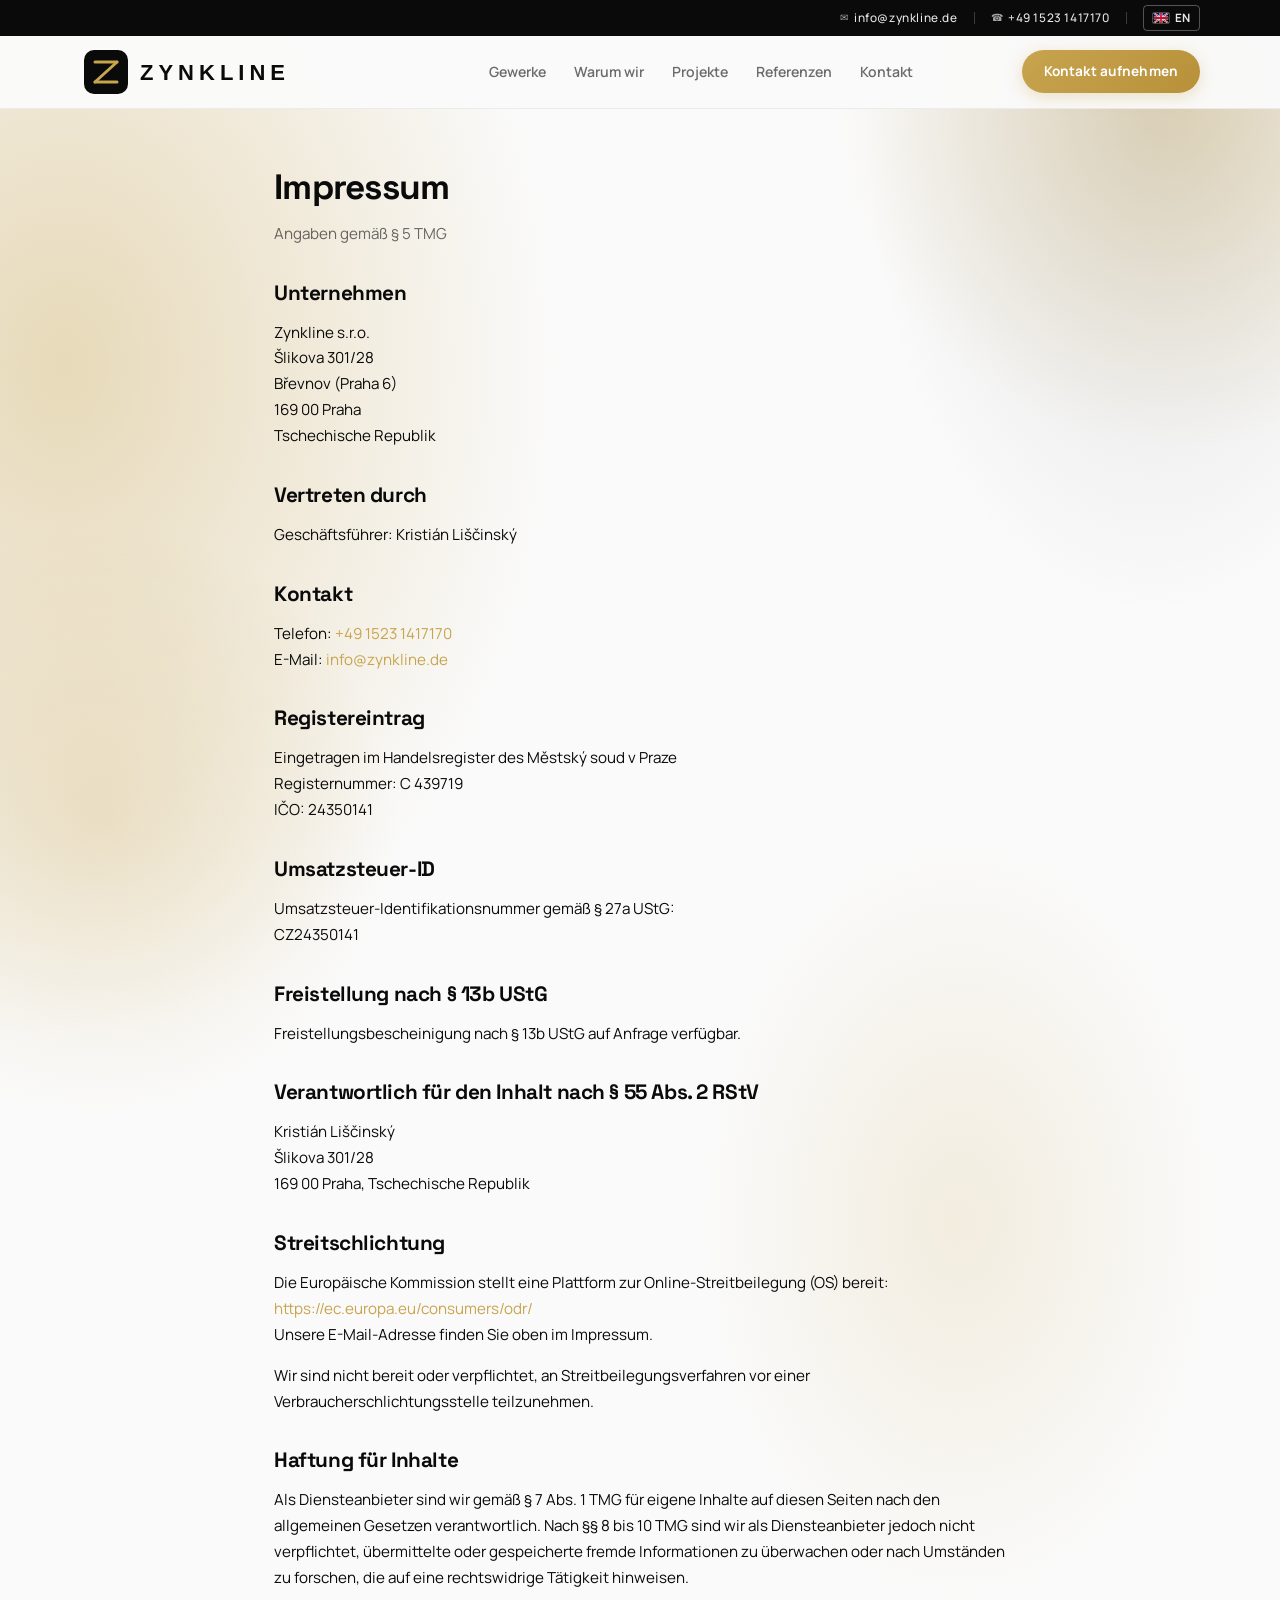
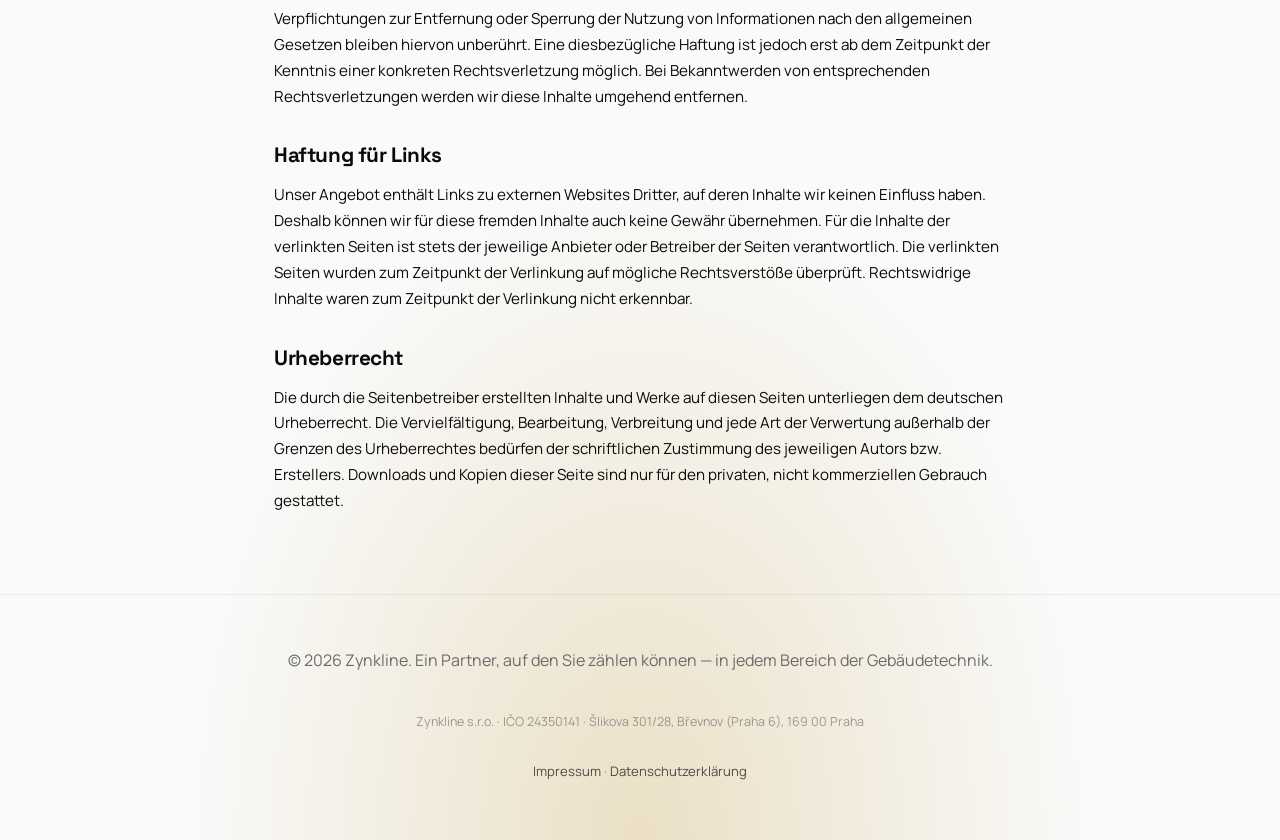
<file: impressum.html>
<!doctype html>
<html lang="de">
<head>
  <meta charset="UTF-8" />
  <meta name="viewport" content="width=device-width, initial-scale=1.0" />

  <!-- Google Analytics -->
  <script>
    window.dataLayer = window.dataLayer || [];
    function gtag(){dataLayer.push(arguments);}
    gtag('js', new Date());
    gtag('consent', 'default', {
      analytics_storage: 'denied',
      ad_storage: 'denied',
      ad_user_data: 'denied',
      ad_personalization: 'denied',
      wait_for_update: 500
    });
    gtag('config', 'G-21JVW86GLZ', {
      anonymize_ip: true,
      send_page_view: false
    });
  </script>

  <title>Impressum | Zynkline</title>
  <meta name="description" content="Impressum – Angaben gemäß § 5 TMG für Zynkline s.r.o." />
  <link rel="preconnect" href="https://fonts.googleapis.com" />
  <link rel="preconnect" href="https://fonts.gstatic.com" crossorigin />
  <link rel="preload" as="style" href="https://fonts.googleapis.com/css2?family=Manrope:wght@400;600;700&family=Space+Grotesk:wght@700&display=swap" />
  <link href="https://fonts.googleapis.com/css2?family=Manrope:wght@400;600;700&family=Space+Grotesk:wght@700&display=swap" rel="stylesheet" media="print" onload="this.media='all'" />
  <noscript><link href="https://fonts.googleapis.com/css2?family=Manrope:wght@400;600;700&family=Space+Grotesk:wght@700&display=swap" rel="stylesheet" /></noscript>
  <link rel="icon" type="image/svg+xml" href="favicon.svg" />
  <link rel="stylesheet" href="styles.css" />
</head>
<body>
  <div class="bg-orb orb-one" aria-hidden="true"></div>
  <div class="bg-orb orb-two" aria-hidden="true"></div>

  <header class="site-header">
    <div class="top-bar">
      <div class="container top-bar-inner">
        <a href="mailto:info@zynkline.de"><span class="tb-icon">&#9993;</span> info@zynkline.de</a>
        <span class="tb-sep"></span>
        <a href="tel:+4915231417170"><span class="tb-icon">&#9742;</span> +49 1523 1417170</a>
        <span class="tb-sep"></span>
        <a href="legal.html" class="lang-switch"><svg class="flag" viewBox="0 0 20 14"><rect width="20" height="7" fill="#012169"/><path d="M0 0L20 14M20 0L0 14" stroke="#fff" stroke-width="2.4"/><path d="M0 0L20 14M20 0L0 14" stroke="#C8102E" stroke-width="1.2"/><rect x="8" width="4" height="14" fill="#fff"/><rect y="5" width="20" height="4" fill="#fff"/><rect x="8.8" width="2.4" height="14" fill="#C8102E"/><rect y="5.6" width="20" height="2.8" fill="#C8102E"/></svg> EN</a>
      </div>
    </div>
    <div class="container nav-wrap">
      <a href="index.html" class="logo" aria-label="Zynkline Startseite">
        <img src="logo.svg" alt="Zynkline Logo" class="logo-image" />
      </a>
      <nav class="nav-links" aria-label="Hauptnavigation">
        <a href="index.html#services">Gewerke</a>
        <a href="index.html#why-us">Warum wir</a>
        <a href="index.html#projects">Projekte</a>
        <a href="index.html#testimonials">Referenzen</a>
        <a href="index.html#contact">Kontakt</a>
      </nav>
      <a href="index.html#contact" class="btn btn-nav">Kontakt aufnehmen</a>
    </div>
  </header>

  <main>
    <section class="container legal-section">
      <h1>Impressum</h1>
      <p class="legal-subtitle">Angaben gemäß § 5 TMG</p>

      <h2>Unternehmen</h2>
      <p>
        Zynkline s.r.o.<br>
        Šlikova 301/28<br>
        Břevnov (Praha 6)<br>
        169 00 Praha<br>
        Tschechische Republik
      </p>

      <h2>Vertreten durch</h2>
      <p>Geschäftsführer: Kristián Liščinský</p>

      <h2>Kontakt</h2>
      <p>
        Telefon: <a href="tel:+4915231417170">+49 1523 1417170</a><br>
        E-Mail: <a href="mailto:info@zynkline.de">info@zynkline.de</a>
      </p>

      <h2>Registereintrag</h2>
      <p>
        Eingetragen im Handelsregister des Městský soud v Praze<br>
        Registernummer: C 439719<br>
        IČO: 24350141
      </p>

      <h2>Umsatzsteuer-ID</h2>
      <p>
        Umsatzsteuer-Identifikationsnummer gemäß § 27a UStG:<br>
        CZ24350141
      </p>

      <h2>Freistellung nach § 13b UStG</h2>
      <p>
        Freistellungsbescheinigung nach § 13b UStG auf Anfrage verfügbar.
      </p>

      <h2>Verantwortlich für den Inhalt nach § 55 Abs. 2 RStV</h2>
      <p>
        Kristián Liščinský<br>
        Šlikova 301/28<br>
        169 00 Praha, Tschechische Republik
      </p>

      <h2>Streitschlichtung</h2>
      <p>
        Die Europäische Kommission stellt eine Plattform zur Online-Streitbeilegung (OS) bereit:
        <a href="https://ec.europa.eu/consumers/odr/" target="_blank" rel="noopener">https://ec.europa.eu/consumers/odr/</a><br>
        Unsere E-Mail-Adresse finden Sie oben im Impressum.
      </p>
      <p>
        Wir sind nicht bereit oder verpflichtet, an Streitbeilegungsverfahren vor einer Verbraucherschlichtungsstelle teilzunehmen.
      </p>

      <h2>Haftung für Inhalte</h2>
      <p>
        Als Diensteanbieter sind wir gemäß § 7 Abs. 1 TMG für eigene Inhalte auf diesen Seiten nach den allgemeinen Gesetzen verantwortlich. Nach §§ 8 bis 10 TMG sind wir als Diensteanbieter jedoch nicht verpflichtet, übermittelte oder gespeicherte fremde Informationen zu überwachen oder nach Umständen zu forschen, die auf eine rechtswidrige Tätigkeit hinweisen.
      </p>
      <p>
        Verpflichtungen zur Entfernung oder Sperrung der Nutzung von Informationen nach den allgemeinen Gesetzen bleiben hiervon unberührt. Eine diesbezügliche Haftung ist jedoch erst ab dem Zeitpunkt der Kenntnis einer konkreten Rechtsverletzung möglich. Bei Bekanntwerden von entsprechenden Rechtsverletzungen werden wir diese Inhalte umgehend entfernen.
      </p>

      <h2>Haftung für Links</h2>
      <p>
        Unser Angebot enthält Links zu externen Websites Dritter, auf deren Inhalte wir keinen Einfluss haben. Deshalb können wir für diese fremden Inhalte auch keine Gewähr übernehmen. Für die Inhalte der verlinkten Seiten ist stets der jeweilige Anbieter oder Betreiber der Seiten verantwortlich. Die verlinkten Seiten wurden zum Zeitpunkt der Verlinkung auf mögliche Rechtsverstöße überprüft. Rechtswidrige Inhalte waren zum Zeitpunkt der Verlinkung nicht erkennbar.
      </p>

      <h2>Urheberrecht</h2>
      <p>
        Die durch die Seitenbetreiber erstellten Inhalte und Werke auf diesen Seiten unterliegen dem deutschen Urheberrecht. Die Vervielfältigung, Bearbeitung, Verbreitung und jede Art der Verwertung außerhalb der Grenzen des Urheberrechtes bedürfen der schriftlichen Zustimmung des jeweiligen Autors bzw. Erstellers. Downloads und Kopien dieser Seite sind nur für den privaten, nicht kommerziellen Gebrauch gestattet.
      </p>
    </section>
  </main>

  <footer class="site-footer">
    <div class="container footer-wrap">
      <p>© 2026 Zynkline. Ein Partner, auf den Sie zählen können — in jedem Bereich der Gebäudetechnik.</p>
      <p class="footer-company">Zynkline s.r.o. · IČO 24350141 · Šlikova 301/28, Břevnov (Praha 6), 169 00 Praha</p>
      <p class="footer-legal">
        <a href="impressum.html">Impressum</a> · <a href="datenschutz.html">Datenschutzerklärung</a>
      </p>
    </div>
  </footer>

  <script src="script.js" defer></script>
</body>
</html>
</file>
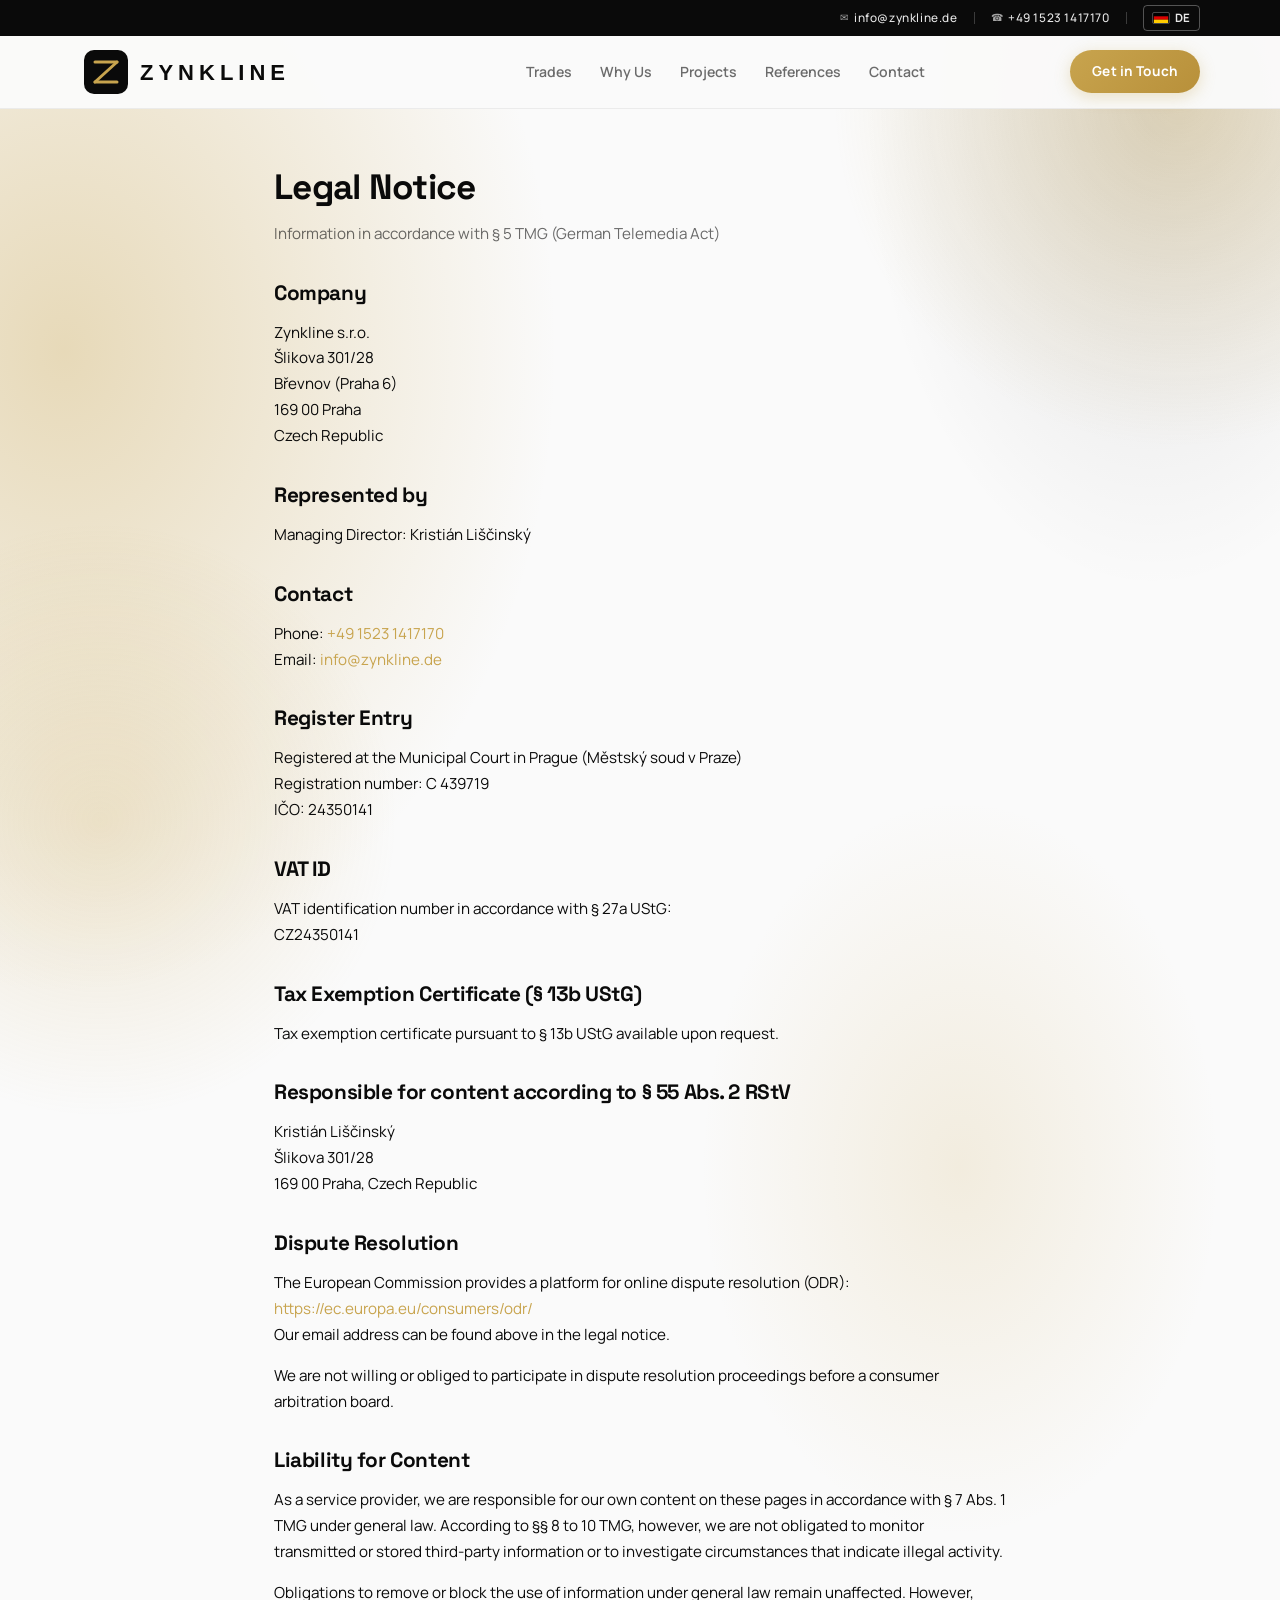
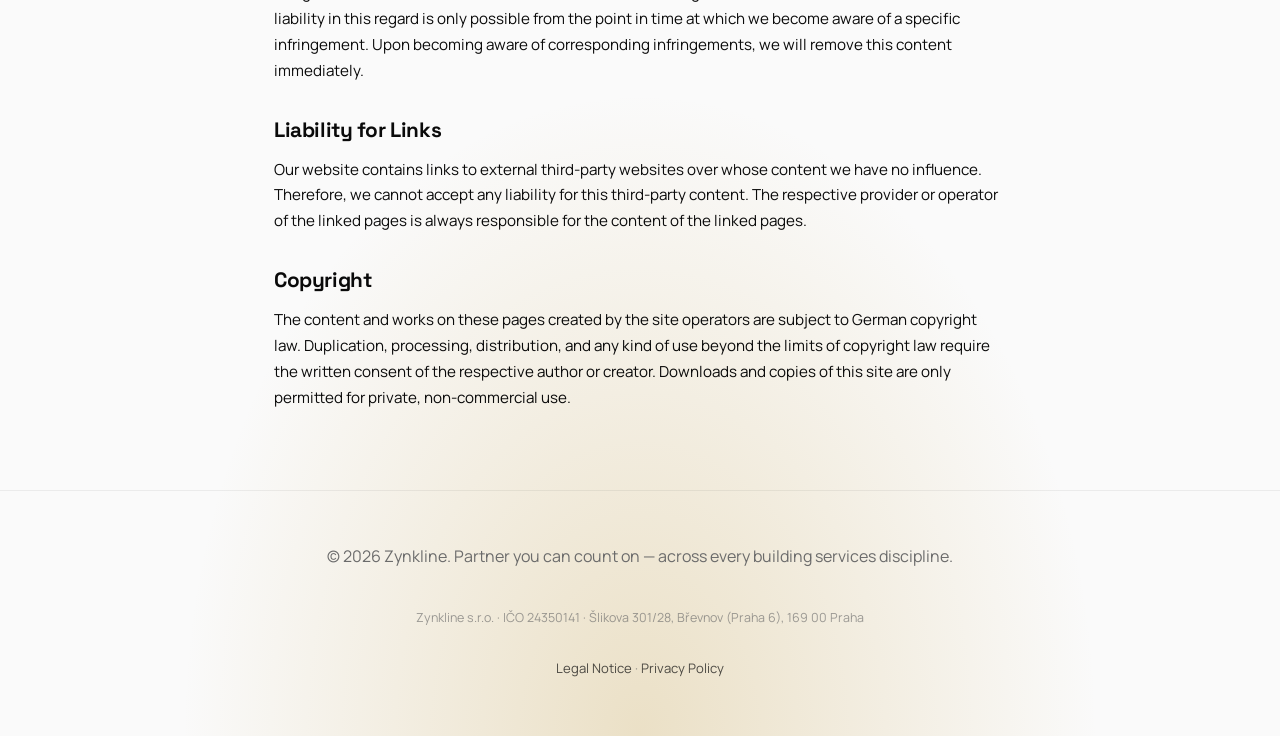
<file: legal.html>
<!doctype html>
<html lang="en">
<head>
  <meta charset="UTF-8" />
  <meta name="viewport" content="width=device-width, initial-scale=1.0" />

  <!-- Google Analytics -->
  <script>
    window.dataLayer = window.dataLayer || [];
    function gtag(){dataLayer.push(arguments);}
    gtag('js', new Date());
    gtag('consent', 'default', {
      analytics_storage: 'denied',
      ad_storage: 'denied',
      ad_user_data: 'denied',
      ad_personalization: 'denied',
      wait_for_update: 500
    });
    gtag('config', 'G-21JVW86GLZ', {
      anonymize_ip: true,
      send_page_view: false
    });
  </script>

  <title>Legal Notice | Zynkline</title>
  <meta name="description" content="Legal notice (Impressum) for Zynkline s.r.o. in accordance with § 5 TMG." />
  <link rel="preconnect" href="https://fonts.googleapis.com" />
  <link rel="preconnect" href="https://fonts.gstatic.com" crossorigin />
  <link rel="preload" as="style" href="https://fonts.googleapis.com/css2?family=Manrope:wght@400;600;700&family=Space+Grotesk:wght@700&display=swap" />
  <link href="https://fonts.googleapis.com/css2?family=Manrope:wght@400;600;700&family=Space+Grotesk:wght@700&display=swap" rel="stylesheet" media="print" onload="this.media='all'" />
  <noscript><link href="https://fonts.googleapis.com/css2?family=Manrope:wght@400;600;700&family=Space+Grotesk:wght@700&display=swap" rel="stylesheet" /></noscript>
  <link rel="icon" type="image/svg+xml" href="favicon.svg" />
  <link rel="stylesheet" href="styles.css" />
</head>
<body>
  <div class="bg-orb orb-one" aria-hidden="true"></div>
  <div class="bg-orb orb-two" aria-hidden="true"></div>

  <header class="site-header">
    <div class="top-bar">
      <div class="container top-bar-inner">
        <a href="mailto:info@zynkline.de"><span class="tb-icon">&#9993;</span> info@zynkline.de</a>
        <span class="tb-sep"></span>
        <a href="tel:+4915231417170"><span class="tb-icon">&#9742;</span> +49 1523 1417170</a>
        <span class="tb-sep"></span>
        <a href="impressum.html" class="lang-switch"><svg class="flag" viewBox="0 0 20 14"><rect width="20" height="4.67" fill="#000"/><rect y="4.67" width="20" height="4.67" fill="#D00"/><rect y="9.33" width="20" height="4.67" fill="#FC0"/></svg> DE</a>
      </div>
    </div>
    <div class="container nav-wrap">
      <a href="en.html" class="logo" aria-label="Zynkline home">
        <img src="logo.svg" alt="Zynkline logo" class="logo-image" />
      </a>
      <nav class="nav-links" aria-label="Primary navigation">
        <a href="en.html#services">Trades</a>
        <a href="en.html#why-us">Why Us</a>
        <a href="en.html#projects">Projects</a>
        <a href="en.html#testimonials">References</a>
        <a href="en.html#contact">Contact</a>
      </nav>
      <a href="en.html#contact" class="btn btn-nav">Get in Touch</a>
    </div>
  </header>

  <main>
    <section class="container legal-section">
      <h1>Legal Notice</h1>
      <p class="legal-subtitle">Information in accordance with § 5 TMG (German Telemedia Act)</p>

      <h2>Company</h2>
      <p>
        Zynkline s.r.o.<br>
        Šlikova 301/28<br>
        Břevnov (Praha 6)<br>
        169 00 Praha<br>
        Czech Republic
      </p>

      <h2>Represented by</h2>
      <p>Managing Director: Kristián Liščinský</p>

      <h2>Contact</h2>
      <p>
        Phone: <a href="tel:+4915231417170">+49 1523 1417170</a><br>
        Email: <a href="mailto:info@zynkline.de">info@zynkline.de</a>
      </p>

      <h2>Register Entry</h2>
      <p>
        Registered at the Municipal Court in Prague (Městský soud v Praze)<br>
        Registration number: C 439719<br>
        IČO: 24350141
      </p>

      <h2>VAT ID</h2>
      <p>
        VAT identification number in accordance with § 27a UStG:<br>
        CZ24350141
      </p>

      <h2>Tax Exemption Certificate (§ 13b UStG)</h2>
      <p>
        Tax exemption certificate pursuant to § 13b UStG available upon request.
      </p>

      <h2>Responsible for content according to § 55 Abs. 2 RStV</h2>
      <p>
        Kristián Liščinský<br>
        Šlikova 301/28<br>
        169 00 Praha, Czech Republic
      </p>

      <h2>Dispute Resolution</h2>
      <p>
        The European Commission provides a platform for online dispute resolution (ODR):
        <a href="https://ec.europa.eu/consumers/odr/" target="_blank" rel="noopener">https://ec.europa.eu/consumers/odr/</a><br>
        Our email address can be found above in the legal notice.
      </p>
      <p>
        We are not willing or obliged to participate in dispute resolution proceedings before a consumer arbitration board.
      </p>

      <h2>Liability for Content</h2>
      <p>
        As a service provider, we are responsible for our own content on these pages in accordance with § 7 Abs. 1 TMG under general law. According to §§ 8 to 10 TMG, however, we are not obligated to monitor transmitted or stored third-party information or to investigate circumstances that indicate illegal activity.
      </p>
      <p>
        Obligations to remove or block the use of information under general law remain unaffected. However, liability in this regard is only possible from the point in time at which we become aware of a specific infringement. Upon becoming aware of corresponding infringements, we will remove this content immediately.
      </p>

      <h2>Liability for Links</h2>
      <p>
        Our website contains links to external third-party websites over whose content we have no influence. Therefore, we cannot accept any liability for this third-party content. The respective provider or operator of the linked pages is always responsible for the content of the linked pages.
      </p>

      <h2>Copyright</h2>
      <p>
        The content and works on these pages created by the site operators are subject to German copyright law. Duplication, processing, distribution, and any kind of use beyond the limits of copyright law require the written consent of the respective author or creator. Downloads and copies of this site are only permitted for private, non-commercial use.
      </p>
    </section>
  </main>

  <footer class="site-footer">
    <div class="container footer-wrap">
      <p>© 2026 Zynkline. Partner you can count on — across every building services discipline.</p>
      <p class="footer-company">Zynkline s.r.o. · IČO 24350141 · Šlikova 301/28, Břevnov (Praha 6), 169 00 Praha</p>
      <p class="footer-legal">
        <a href="legal.html">Legal Notice</a> · <a href="privacy.html">Privacy Policy</a>
      </p>
    </div>
  </footer>

  <script src="script.js" defer></script>
</body>
</html>
</file>
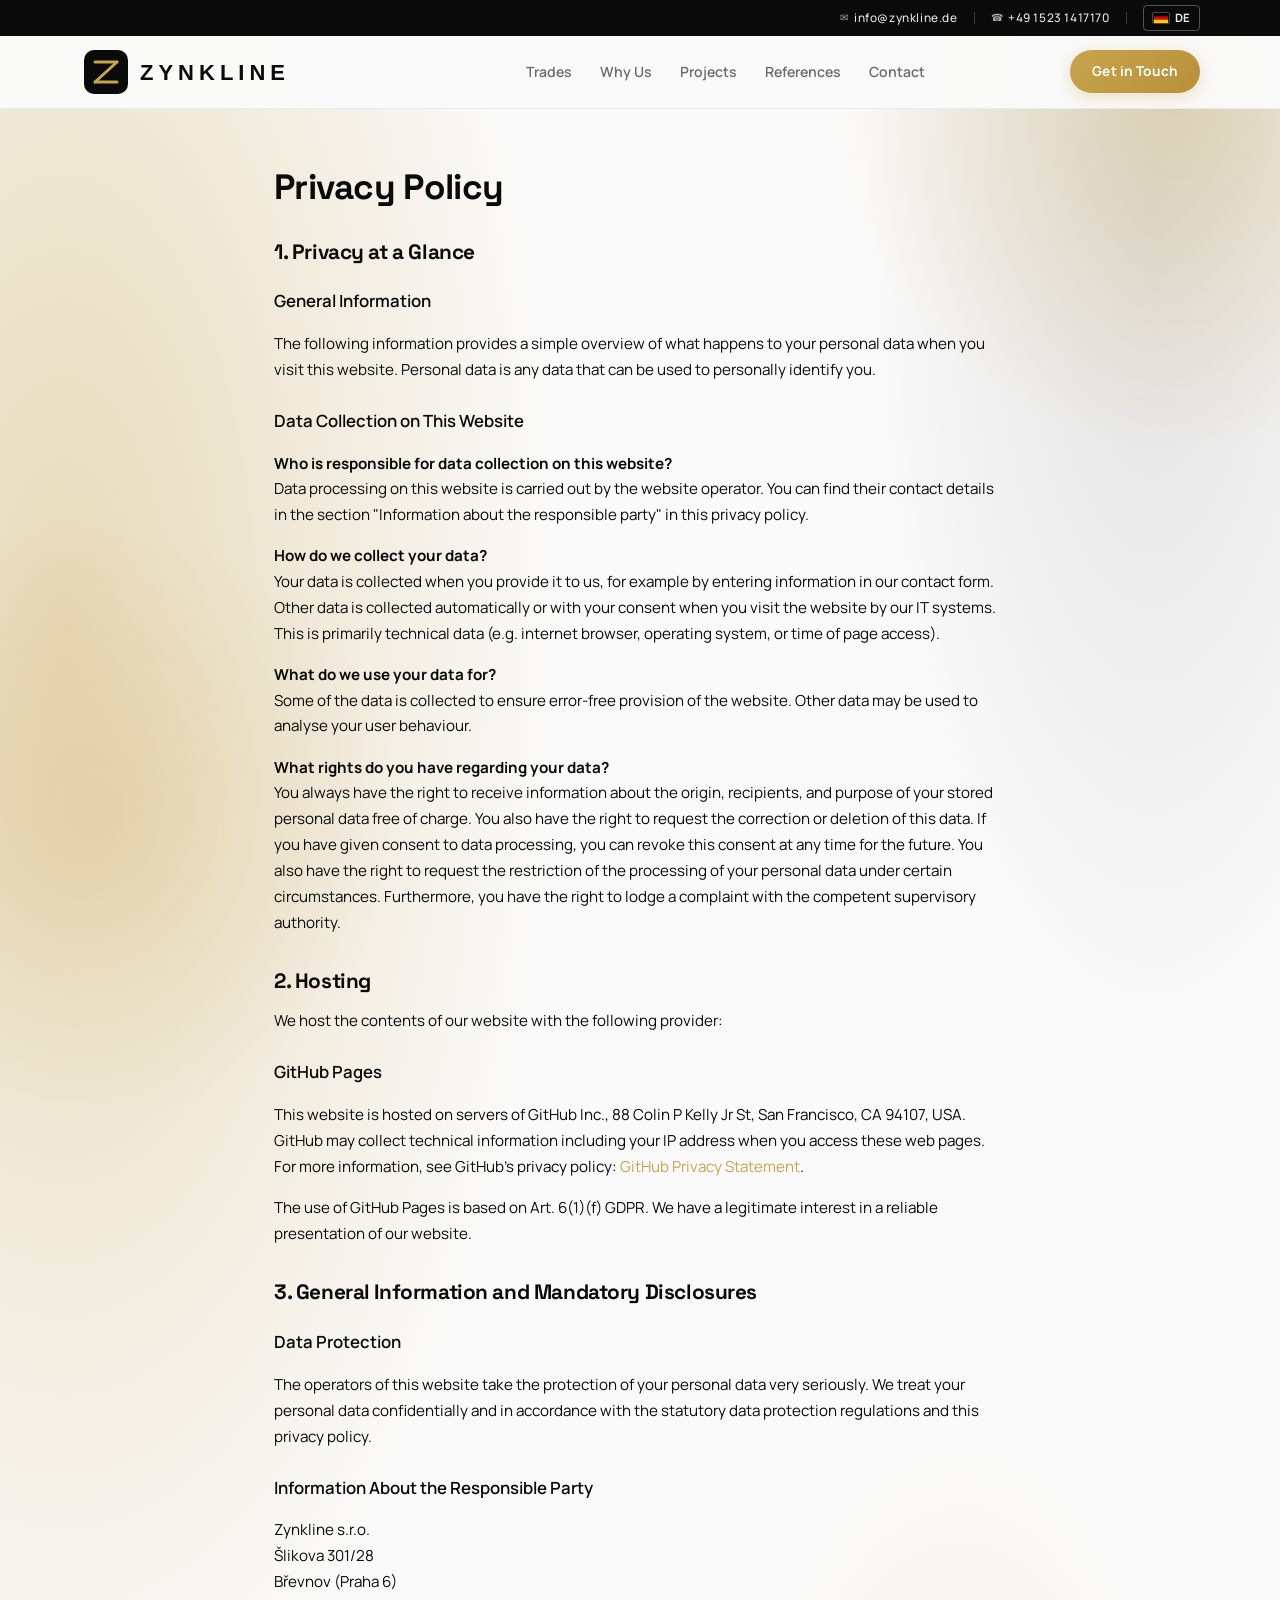
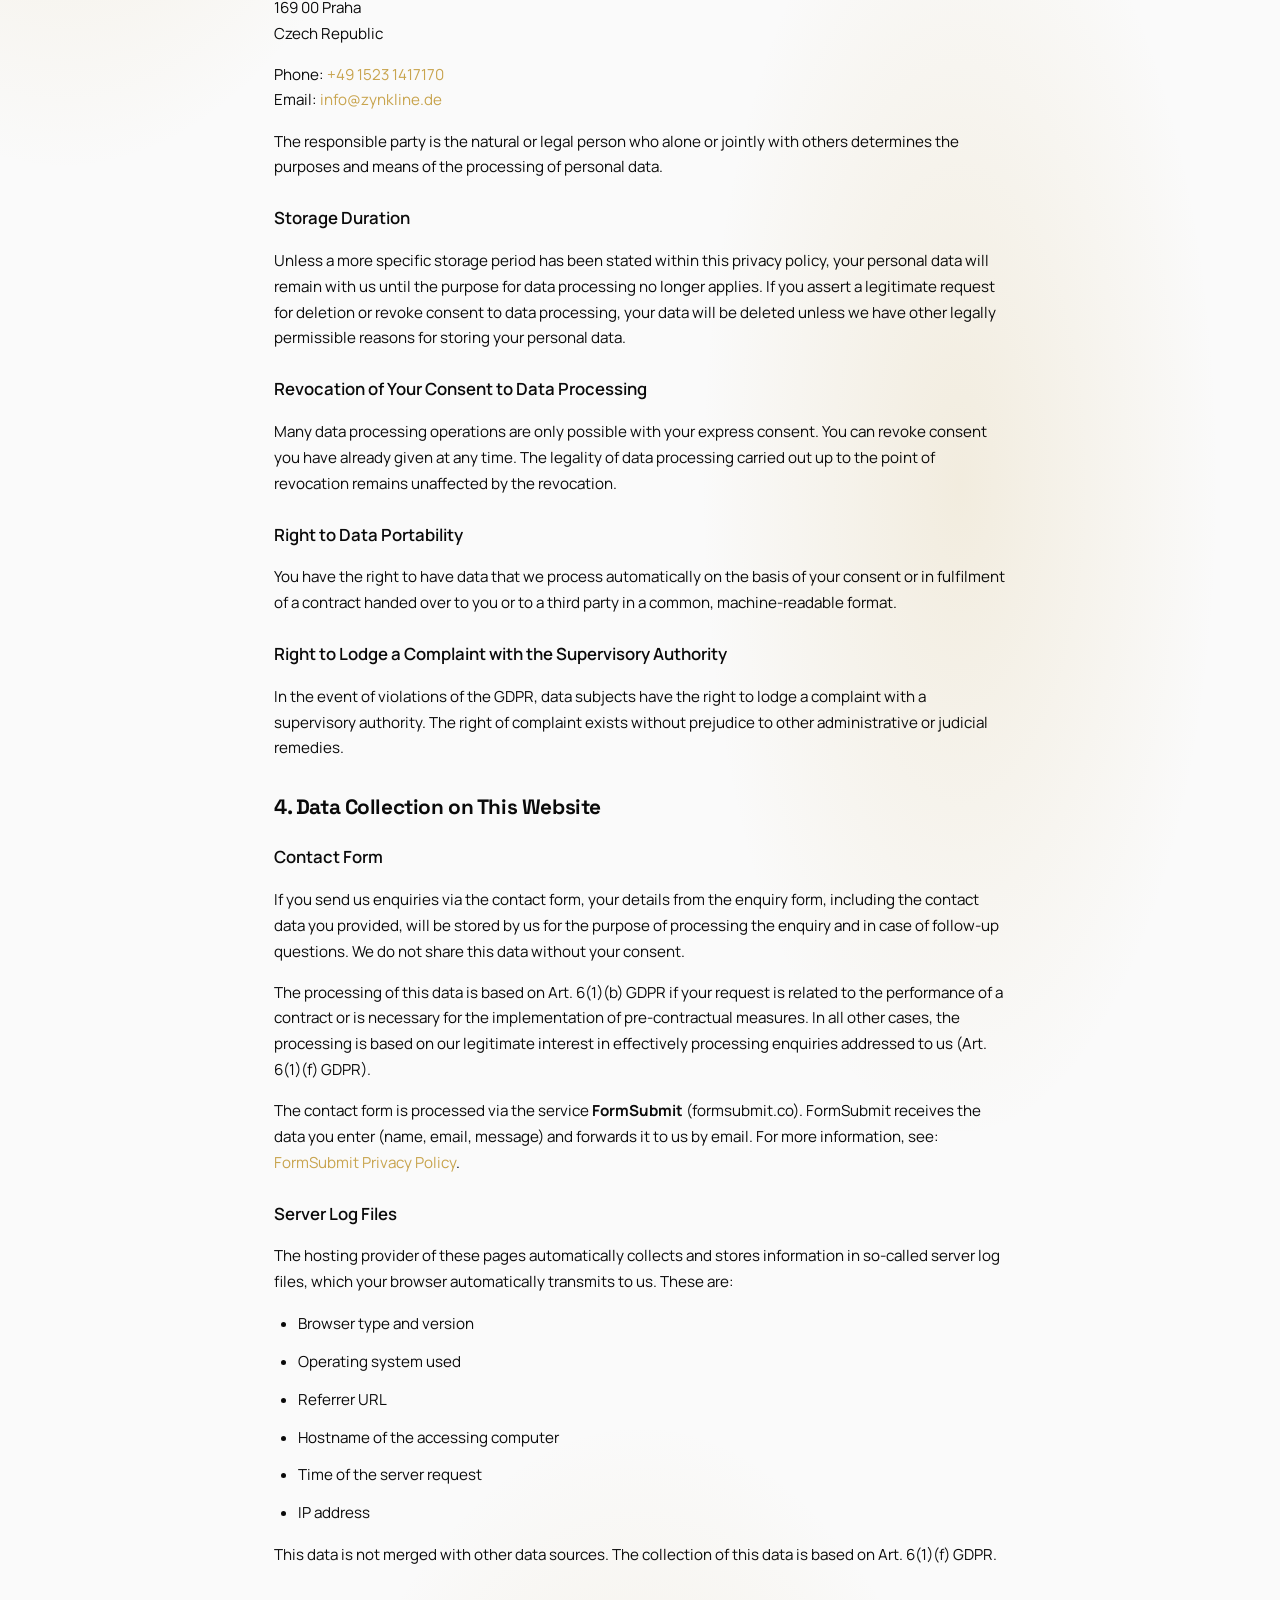
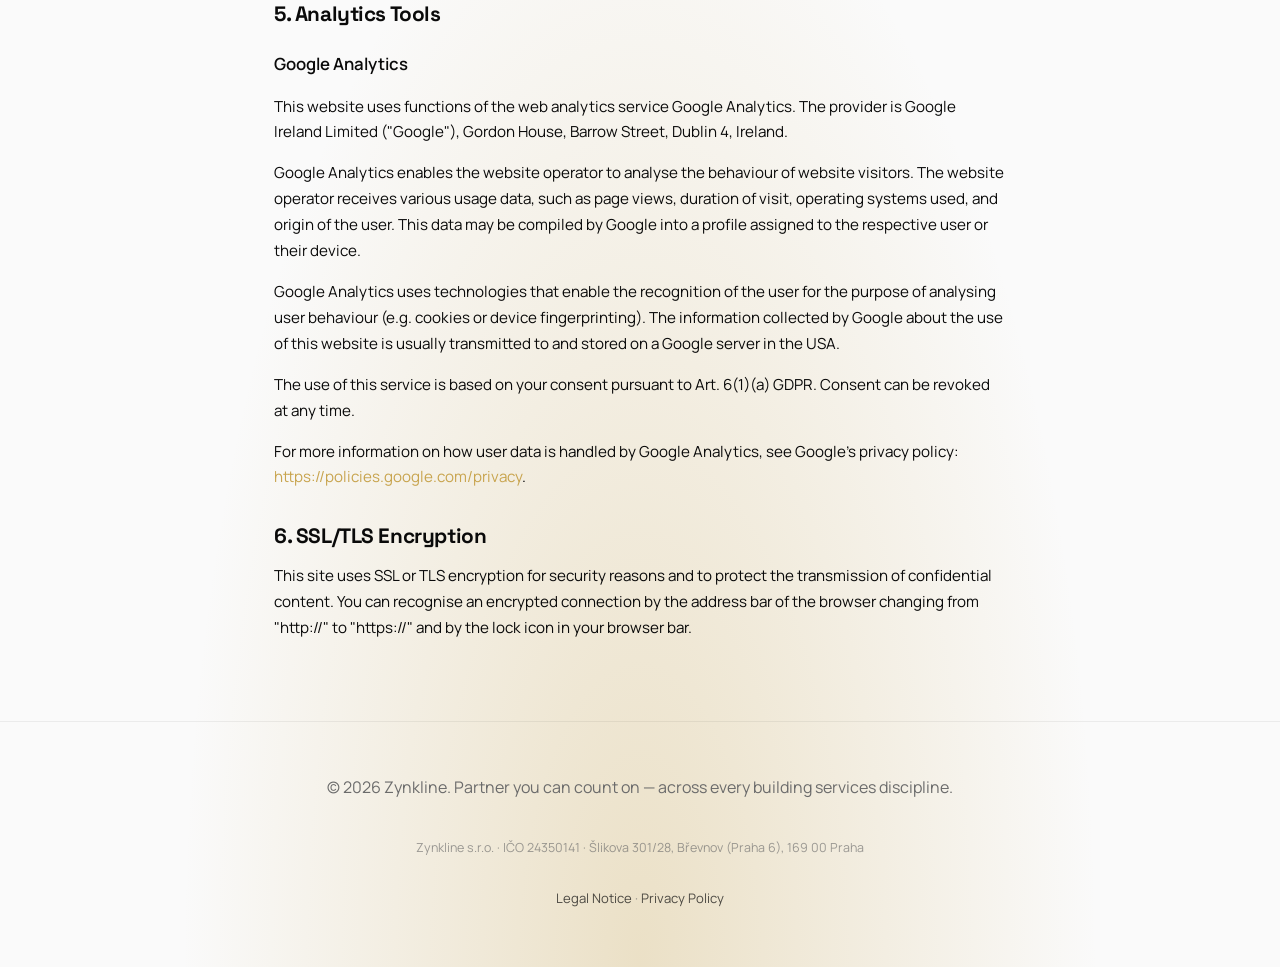
<file: privacy.html>
<!doctype html>
<html lang="en">
<head>
  <meta charset="UTF-8" />
  <meta name="viewport" content="width=device-width, initial-scale=1.0" />

  <!-- Google Analytics -->
  <script>
    window.dataLayer = window.dataLayer || [];
    function gtag(){dataLayer.push(arguments);}
    gtag('js', new Date());
    gtag('consent', 'default', {
      analytics_storage: 'denied',
      ad_storage: 'denied',
      ad_user_data: 'denied',
      ad_personalization: 'denied',
      wait_for_update: 500
    });
    gtag('config', 'G-21JVW86GLZ', {
      anonymize_ip: true,
      send_page_view: false
    });
  </script>

  <title>Privacy Policy | Zynkline</title>
  <meta name="description" content="Privacy policy of Zynkline s.r.o. – Information about the processing of personal data." />
  <link rel="preconnect" href="https://fonts.googleapis.com" />
  <link rel="preconnect" href="https://fonts.gstatic.com" crossorigin />
  <link rel="preload" as="style" href="https://fonts.googleapis.com/css2?family=Manrope:wght@400;600;700&family=Space+Grotesk:wght@700&display=swap" />
  <link href="https://fonts.googleapis.com/css2?family=Manrope:wght@400;600;700&family=Space+Grotesk:wght@700&display=swap" rel="stylesheet" media="print" onload="this.media='all'" />
  <noscript><link href="https://fonts.googleapis.com/css2?family=Manrope:wght@400;600;700&family=Space+Grotesk:wght@700&display=swap" rel="stylesheet" /></noscript>
  <link rel="icon" type="image/svg+xml" href="favicon.svg" />
  <link rel="stylesheet" href="styles.css" />
</head>
<body>
  <div class="bg-orb orb-one" aria-hidden="true"></div>
  <div class="bg-orb orb-two" aria-hidden="true"></div>

  <header class="site-header">
    <div class="top-bar">
      <div class="container top-bar-inner">
        <a href="mailto:info@zynkline.de"><span class="tb-icon">&#9993;</span> info@zynkline.de</a>
        <span class="tb-sep"></span>
        <a href="tel:+4915231417170"><span class="tb-icon">&#9742;</span> +49 1523 1417170</a>
        <span class="tb-sep"></span>
        <a href="datenschutz.html" class="lang-switch"><svg class="flag" viewBox="0 0 20 14"><rect width="20" height="4.67" fill="#000"/><rect y="4.67" width="20" height="4.67" fill="#D00"/><rect y="9.33" width="20" height="4.67" fill="#FC0"/></svg> DE</a>
      </div>
    </div>
    <div class="container nav-wrap">
      <a href="en.html" class="logo" aria-label="Zynkline home">
        <img src="logo.svg" alt="Zynkline logo" class="logo-image" />
      </a>
      <nav class="nav-links" aria-label="Primary navigation">
        <a href="en.html#services">Trades</a>
        <a href="en.html#why-us">Why Us</a>
        <a href="en.html#projects">Projects</a>
        <a href="en.html#testimonials">References</a>
        <a href="en.html#contact">Contact</a>
      </nav>
      <a href="en.html#contact" class="btn btn-nav">Get in Touch</a>
    </div>
  </header>

  <main>
    <section class="container legal-section">
      <h1>Privacy Policy</h1>

      <h2>1. Privacy at a Glance</h2>
      <h3>General Information</h3>
      <p>
        The following information provides a simple overview of what happens to your personal data when you visit this website. Personal data is any data that can be used to personally identify you.
      </p>

      <h3>Data Collection on This Website</h3>
      <p>
        <strong>Who is responsible for data collection on this website?</strong><br>
        Data processing on this website is carried out by the website operator. You can find their contact details in the section "Information about the responsible party" in this privacy policy.
      </p>
      <p>
        <strong>How do we collect your data?</strong><br>
        Your data is collected when you provide it to us, for example by entering information in our contact form. Other data is collected automatically or with your consent when you visit the website by our IT systems. This is primarily technical data (e.g. internet browser, operating system, or time of page access).
      </p>
      <p>
        <strong>What do we use your data for?</strong><br>
        Some of the data is collected to ensure error-free provision of the website. Other data may be used to analyse your user behaviour.
      </p>
      <p>
        <strong>What rights do you have regarding your data?</strong><br>
        You always have the right to receive information about the origin, recipients, and purpose of your stored personal data free of charge. You also have the right to request the correction or deletion of this data. If you have given consent to data processing, you can revoke this consent at any time for the future. You also have the right to request the restriction of the processing of your personal data under certain circumstances. Furthermore, you have the right to lodge a complaint with the competent supervisory authority.
      </p>

      <h2>2. Hosting</h2>
      <p>We host the contents of our website with the following provider:</p>
      <h3>GitHub Pages</h3>
      <p>
        This website is hosted on servers of GitHub Inc., 88 Colin P Kelly Jr St, San Francisco, CA 94107, USA. GitHub may collect technical information including your IP address when you access these web pages. For more information, see GitHub's privacy policy:
        <a href="https://docs.github.com/en/site-policy/privacy-policies/github-general-privacy-statement" target="_blank" rel="noopener">GitHub Privacy Statement</a>.
      </p>
      <p>
        The use of GitHub Pages is based on Art. 6(1)(f) GDPR. We have a legitimate interest in a reliable presentation of our website.
      </p>

      <h2>3. General Information and Mandatory Disclosures</h2>
      <h3>Data Protection</h3>
      <p>
        The operators of this website take the protection of your personal data very seriously. We treat your personal data confidentially and in accordance with the statutory data protection regulations and this privacy policy.
      </p>

      <h3>Information About the Responsible Party</h3>
      <p>
        Zynkline s.r.o.<br>
        Šlikova 301/28<br>
        Břevnov (Praha 6)<br>
        169 00 Praha<br>
        Czech Republic
      </p>
      <p>
        Phone: <a href="tel:+4915231417170">+49 1523 1417170</a><br>
        Email: <a href="mailto:info@zynkline.de">info@zynkline.de</a>
      </p>
      <p>The responsible party is the natural or legal person who alone or jointly with others determines the purposes and means of the processing of personal data.</p>

      <h3>Storage Duration</h3>
      <p>
        Unless a more specific storage period has been stated within this privacy policy, your personal data will remain with us until the purpose for data processing no longer applies. If you assert a legitimate request for deletion or revoke consent to data processing, your data will be deleted unless we have other legally permissible reasons for storing your personal data.
      </p>

      <h3>Revocation of Your Consent to Data Processing</h3>
      <p>
        Many data processing operations are only possible with your express consent. You can revoke consent you have already given at any time. The legality of data processing carried out up to the point of revocation remains unaffected by the revocation.
      </p>

      <h3>Right to Data Portability</h3>
      <p>
        You have the right to have data that we process automatically on the basis of your consent or in fulfilment of a contract handed over to you or to a third party in a common, machine-readable format.
      </p>

      <h3>Right to Lodge a Complaint with the Supervisory Authority</h3>
      <p>
        In the event of violations of the GDPR, data subjects have the right to lodge a complaint with a supervisory authority. The right of complaint exists without prejudice to other administrative or judicial remedies.
      </p>

      <h2>4. Data Collection on This Website</h2>

      <h3>Contact Form</h3>
      <p>
        If you send us enquiries via the contact form, your details from the enquiry form, including the contact data you provided, will be stored by us for the purpose of processing the enquiry and in case of follow-up questions. We do not share this data without your consent.
      </p>
      <p>
        The processing of this data is based on Art. 6(1)(b) GDPR if your request is related to the performance of a contract or is necessary for the implementation of pre-contractual measures. In all other cases, the processing is based on our legitimate interest in effectively processing enquiries addressed to us (Art. 6(1)(f) GDPR).
      </p>
      <p>
        The contact form is processed via the service <strong>FormSubmit</strong> (formsubmit.co). FormSubmit receives the data you enter (name, email, message) and forwards it to us by email. For more information, see:
        <a href="https://formsubmit.co/privacy.pdf" target="_blank" rel="noopener">FormSubmit Privacy Policy</a>.
      </p>

      <h3>Server Log Files</h3>
      <p>
        The hosting provider of these pages automatically collects and stores information in so-called server log files, which your browser automatically transmits to us. These are:
      </p>
      <ul>
        <li>Browser type and version</li>
        <li>Operating system used</li>
        <li>Referrer URL</li>
        <li>Hostname of the accessing computer</li>
        <li>Time of the server request</li>
        <li>IP address</li>
      </ul>
      <p>
        This data is not merged with other data sources. The collection of this data is based on Art. 6(1)(f) GDPR.
      </p>

      <h2>5. Analytics Tools</h2>

      <h3>Google Analytics</h3>
      <p>
        This website uses functions of the web analytics service Google Analytics. The provider is Google Ireland Limited ("Google"), Gordon House, Barrow Street, Dublin 4, Ireland.
      </p>
      <p>
        Google Analytics enables the website operator to analyse the behaviour of website visitors. The website operator receives various usage data, such as page views, duration of visit, operating systems used, and origin of the user. This data may be compiled by Google into a profile assigned to the respective user or their device.
      </p>
      <p>
        Google Analytics uses technologies that enable the recognition of the user for the purpose of analysing user behaviour (e.g. cookies or device fingerprinting). The information collected by Google about the use of this website is usually transmitted to and stored on a Google server in the USA.
      </p>
      <p>
        The use of this service is based on your consent pursuant to Art. 6(1)(a) GDPR. Consent can be revoked at any time.
      </p>
      <p>
        For more information on how user data is handled by Google Analytics, see Google's privacy policy:
        <a href="https://policies.google.com/privacy" target="_blank" rel="noopener">https://policies.google.com/privacy</a>.
      </p>

      <h2>6. SSL/TLS Encryption</h2>
      <p>
        This site uses SSL or TLS encryption for security reasons and to protect the transmission of confidential content. You can recognise an encrypted connection by the address bar of the browser changing from "http://" to "https://" and by the lock icon in your browser bar.
      </p>
    </section>
  </main>

  <footer class="site-footer">
    <div class="container footer-wrap">
      <p>© 2026 Zynkline. Partner you can count on — across every building services discipline.</p>
      <p class="footer-company">Zynkline s.r.o. · IČO 24350141 · Šlikova 301/28, Břevnov (Praha 6), 169 00 Praha</p>
      <p class="footer-legal">
        <a href="legal.html">Legal Notice</a> · <a href="privacy.html">Privacy Policy</a>
      </p>
    </div>
  </footer>

  <script src="script.js" defer></script>
</body>
</html>
</file>
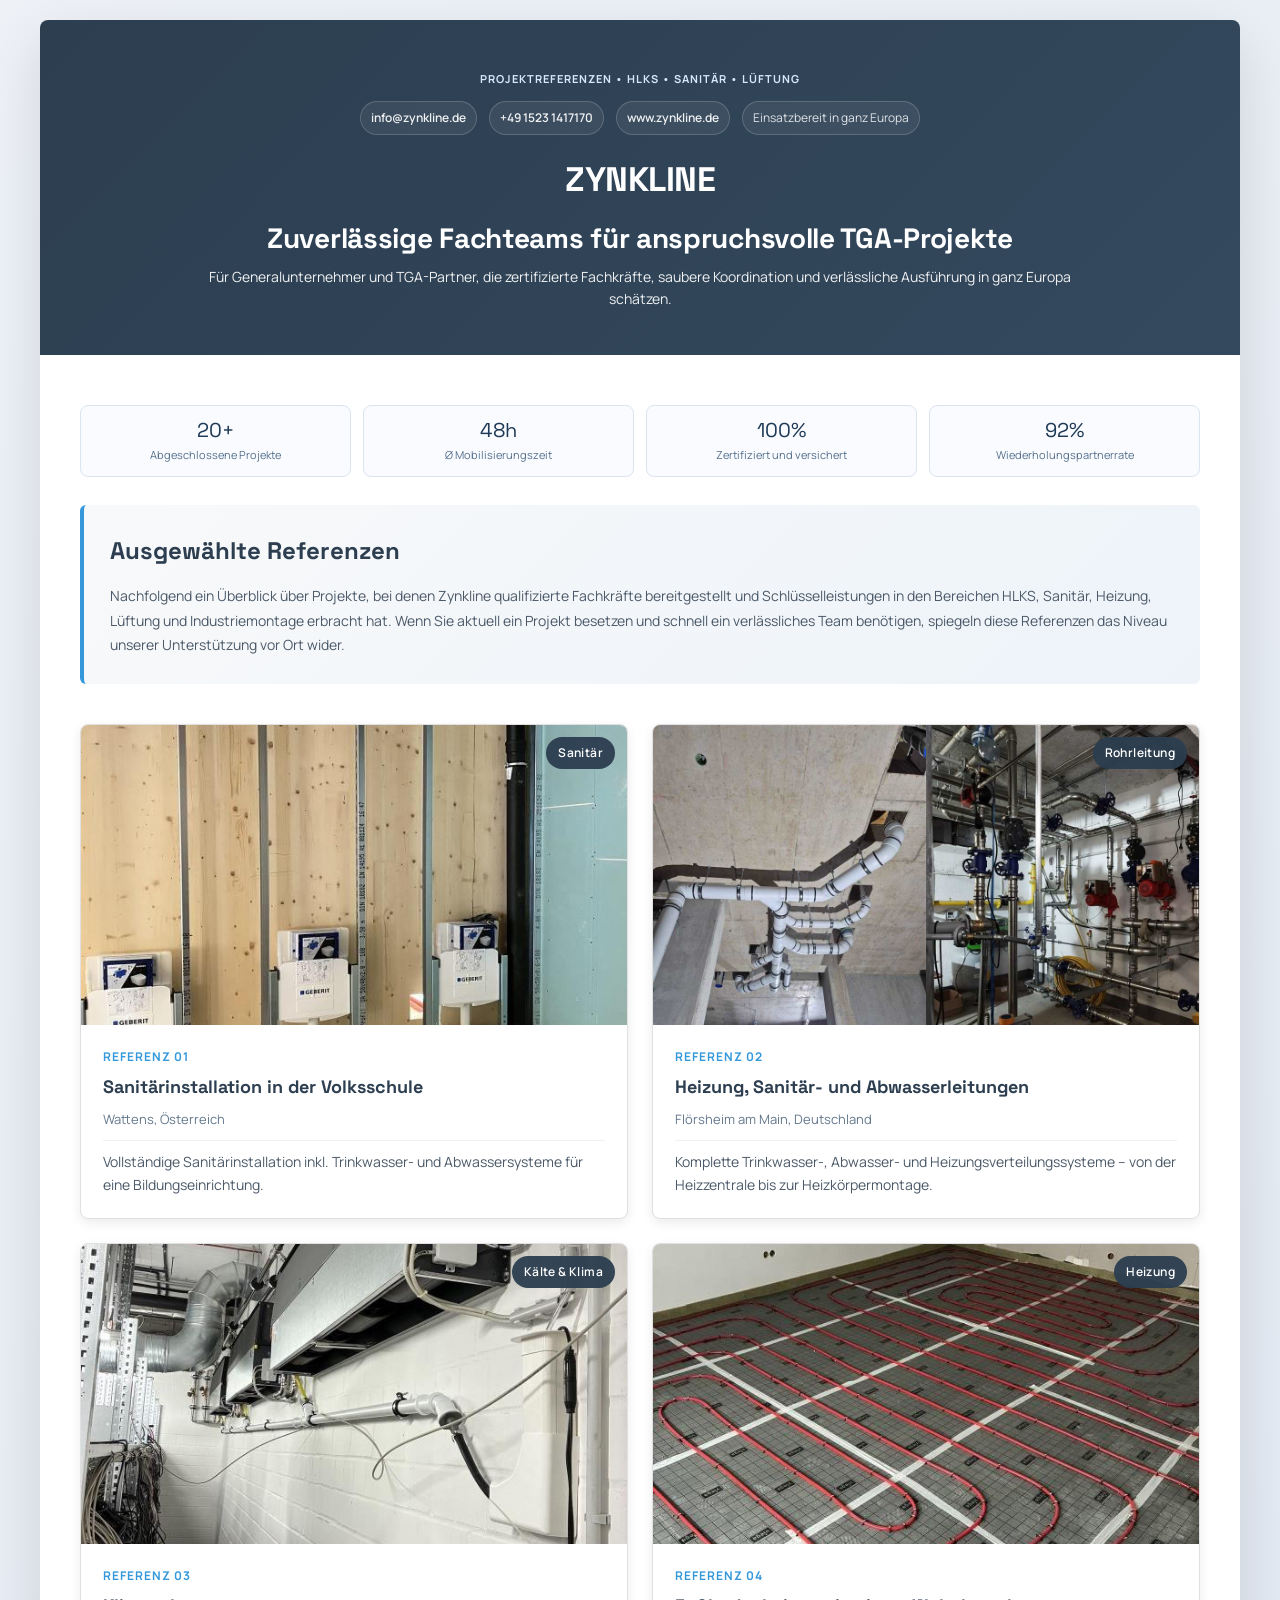
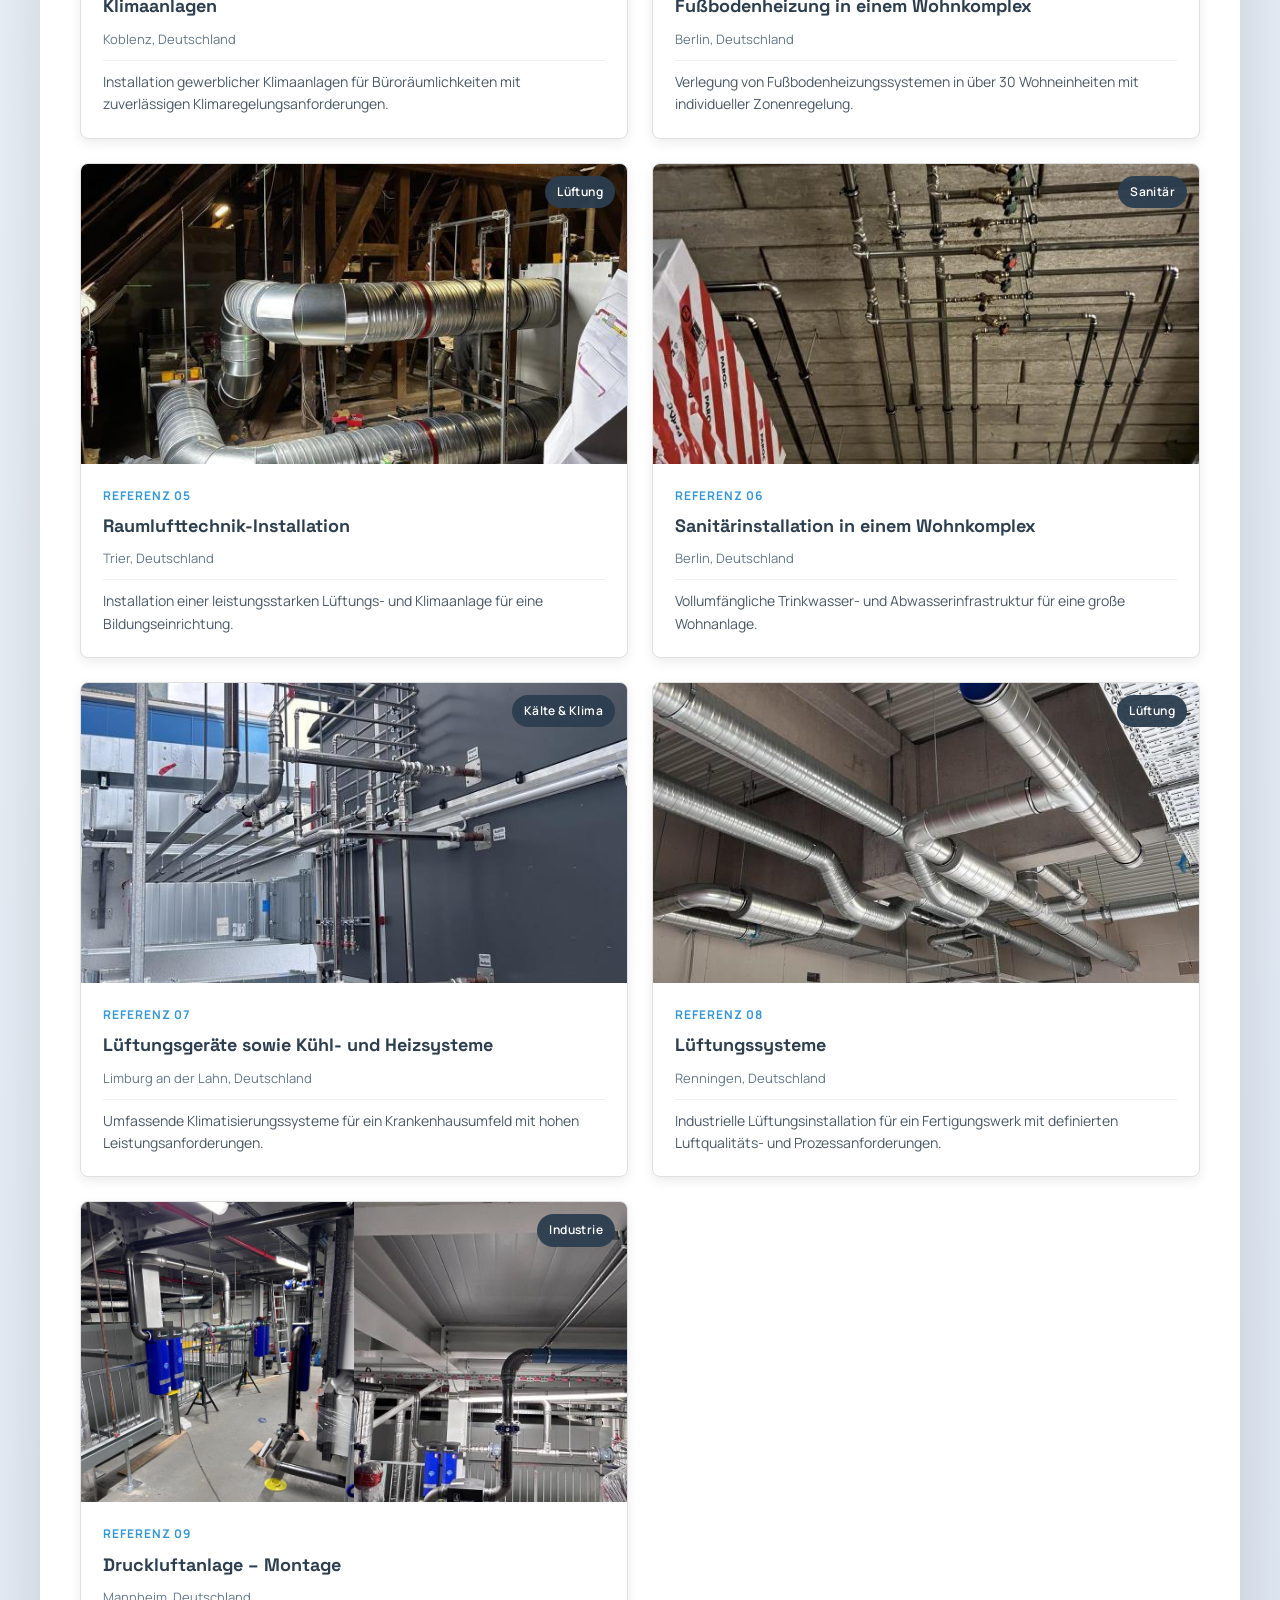
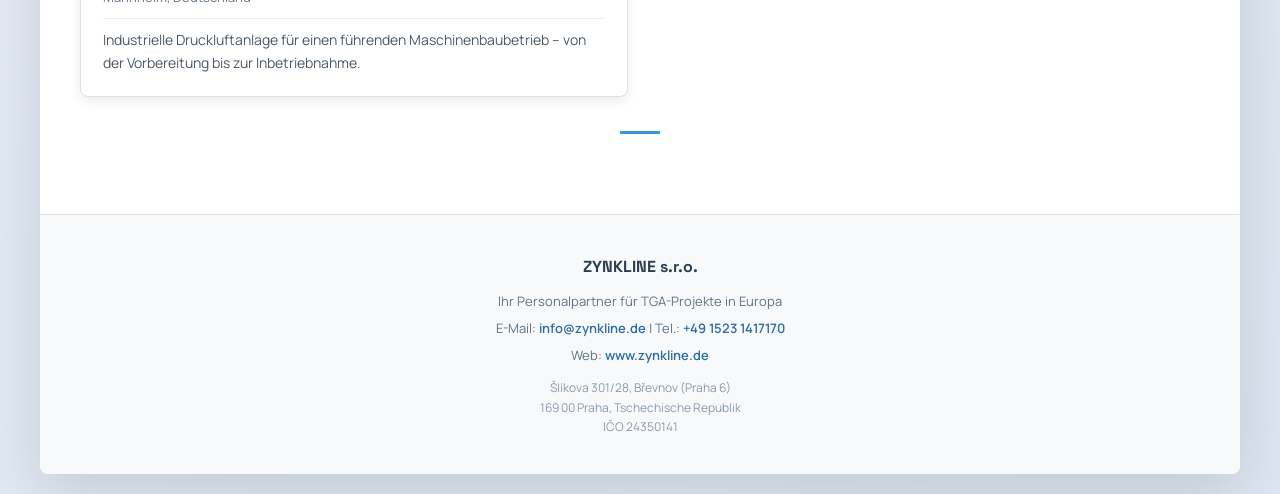
<file: references/Zynkline_Referenzen.html>
<!DOCTYPE html>
<html lang="de">
<head>
    <meta charset="UTF-8">
    <meta name="viewport" content="width=device-width, initial-scale=1.0">
    <title>Zynkline - Projektreferenzen für Partner</title>
    <link href="https://fonts.googleapis.com/css2?family=Manrope:wght@400;600;700&family=Space+Grotesk:wght@700&display=swap" rel="stylesheet">
    <style>
        * {
            margin: 0;
            padding: 0;
            box-sizing: border-box;
        }

        body {
            font-family: 'Manrope', -apple-system, BlinkMacSystemFont, 'Segoe UI', sans-serif;
            line-height: 1.7;
            color: #1a1a1a;
            background: linear-gradient(135deg, #eef2f7 0%, #dce5f1 100%);
            padding: 20px;
        }

        .container {
            max-width: 1200px;
            margin: 0 auto;
            background-color: white;
            box-shadow: 0 20px 60px rgba(0,0,0,0.12);
            border-radius: 8px;
            overflow: hidden;
        }

        header {
            background: linear-gradient(135deg, #2c3e50 0%, #34495e 100%);
            color: white;
            padding: 44px 32px;
            text-align: center;
        }

        .header-meta {
            display: flex;
            justify-content: center;
            gap: 12px;
            flex-wrap: wrap;
            margin-bottom: 16px;
            font-size: 12px;
            color: rgba(255,255,255,0.84);
        }

        .header-meta span {
            padding: 6px 10px;
            border: 1px solid rgba(255,255,255,0.18);
            border-radius: 999px;
            background: rgba(255,255,255,0.06);
        }

        .header-meta a {
            color: rgba(255,255,255,0.92);
            text-decoration: none;
            font-weight: 600;
        }

        .header-meta a:hover {
            text-decoration: underline;
        }

        .kicker {
            display: inline-block;
            font-size: 11px;
            letter-spacing: 1px;
            text-transform: uppercase;
            font-weight: 700;
            color: #d6e8ff;
            margin-bottom: 12px;
        }

        .logo {
            font-family: 'Space Grotesk', sans-serif;
            font-size: 34px;
            font-weight: 700;
            margin-bottom: 12px;
            letter-spacing: -0.5px;
        }

        h1 {
            font-family: 'Space Grotesk', sans-serif;
            font-size: 28px;
            font-weight: 700;
            margin-bottom: 10px;
            letter-spacing: -0.3px;
            line-height: 1.25;
        }

        .subtitle {
            font-size: 14px;
            color: rgba(255,255,255,0.92);
            font-weight: 400;
            line-height: 1.6;
            max-width: 900px;
            margin: 0 auto;
        }

        .content {
            padding: 50px 40px;
        }

        .proof-strip {
            display: grid;
            grid-template-columns: repeat(4, 1fr);
            gap: 12px;
            margin-bottom: 28px;
        }

        .proof-item {
            border: 1px solid #dbe4ef;
            background: #f9fbfe;
            border-radius: 8px;
            padding: 12px 14px;
            text-align: center;
        }

        .proof-number {
            font-family: 'Space Grotesk', sans-serif;
            font-size: 20px;
            line-height: 1.2;
            color: #1f3a56;
        }

        .proof-label {
            font-size: 11px;
            color: #55708c;
            margin-top: 4px;
        }

        .section-intro {
            margin-bottom: 40px;
            padding: 26px;
            background: linear-gradient(135deg, #f8f9fa 0%, #edf3f9 100%);
            border-radius: 6px;
            border-left: 4px solid #3498db;
        }

        .section-intro h2 {
            font-family: 'Space Grotesk', sans-serif;
            font-size: 24px;
            color: #2c3e50;
            margin-bottom: 12px;
        }

        .section-intro p {
            font-size: 14px;
            color: #4b5968;
            line-height: 1.75;
        }

        .projects-grid {
            display: grid;
            grid-template-columns: repeat(2, minmax(0, 1fr));
            gap: 24px;
            margin-bottom: 34px;
        }

        .project-card {
            background: #fff;
            border: 1px solid #e0e0e0;
            border-radius: 8px;
            overflow: hidden;
            box-shadow: 0 4px 12px rgba(0,0,0,0.08);
            page-break-inside: avoid;
        }

        .project-image {
            width: 100%;
            height: 300px;
            background: #dce6f1;
            overflow: hidden;
            position: relative;
        }

        .project-image img {
            width: 100%;
            height: 100%;
            object-fit: cover;
            object-position: center center;
            display: block;
        }

        .project-image--collage {
            position: relative;
            display: grid;
            grid-template-columns: 1fr 1fr;
            background: #e5edf6;
            overflow: hidden;
        }

        .project-image--collage img {
            position: static;
            width: 100%;
            height: 100%;
            object-fit: cover;
            display: block;
        }

        .project-badge {
            position: absolute;
            top: 12px;
            right: 12px;
            background: rgba(44, 62, 80, 0.95);
            color: white;
            padding: 6px 12px;
            border-radius: 20px;
            font-size: 12px;
            font-weight: 600;
            letter-spacing: 0.4px;
        }

        .project-content {
            padding: 22px;
        }

        .project-number {
            font-size: 12px;
            color: #3498db;
            font-weight: 700;
            letter-spacing: 1px;
            text-transform: uppercase;
            margin-bottom: 7px;
        }

        .project-title {
            font-family: 'Space Grotesk', sans-serif;
            font-size: 18px;
            font-weight: 700;
            color: #2c3e50;
            margin-bottom: 9px;
            line-height: 1.4;
        }

        .project-meta {
            font-size: 13px;
            color: #63788d;
            margin-bottom: 10px;
            display: flex;
            align-items: center;
            gap: 8px;
        }

        .project-desc {
            font-size: 14px;
            color: #4b5968;
            line-height: 1.6;
            margin-top: 10px;
            padding-top: 10px;
            border-top: 1px solid #f0f0f0;
        }

        .divider {
            width: 40px;
            height: 3px;
            background: #3498db;
            margin: 30px auto;
        }

        footer {
            background: #f8f9fa;
            padding: 38px;
            text-align: center;
            border-top: 1px solid #e0e0e0;
        }

        .footer-company {
            font-family: 'Space Grotesk', sans-serif;
            font-size: 16px;
            font-weight: 700;
            color: #2c3e50;
            margin-bottom: 10px;
        }

        .footer-contact {
            font-size: 13px;
            color: #5f7386;
            margin: 5px 0;
        }

        .footer-contact a {
            color: #2b6da3;
            text-decoration: none;
            font-weight: 600;
        }

        .footer-contact a:hover {
            text-decoration: underline;
        }

        .footer-address {
            font-size: 12px;
            color: #8a9bab;
            margin-top: 12px;
            line-height: 1.6;
        }

        @media print {
            @page {
                size: 210mm auto;
                margin: 8mm;
            }

            body {
                background: white;
                padding: 0;
            }

            .container {
                box-shadow: none;
                border-radius: 0;
                max-width: 100%;
                width: 100%;
            }

            .project-card {
                page-break-inside: avoid;
                box-shadow: 0 1px 3px rgba(0,0,0,0.1);
            }

            .projects-grid {
                display: grid !important;
                grid-template-columns: repeat(2, minmax(0, 1fr)) !important;
                gap: 14px;
            }

            .project-content {
                padding: 16px;
            }

            .project-title {
                font-size: 16px;
            }

            .project-desc {
                font-size: 13px;
            }

            .proof-strip {
                grid-template-columns: repeat(4, 1fr);
            }
        }

        @media screen and (max-width: 768px) {
            .proof-strip {
                grid-template-columns: 1fr 1fr;
            }

            .projects-grid {
                grid-template-columns: 1fr;
            }

            header {
                padding: 32px 18px;
            }

            .content {
                padding: 30px 20px;
            }
        }
    </style>
</head>
<body>
    <div class="container">
        <header>
            <span class="kicker">Projektreferenzen • HLKS • Sanitär • Lüftung</span>
            <div class="header-meta">
                <span><a href="mailto:info@zynkline.de">info@zynkline.de</a></span>
                <span><a href="tel:+4915231417170">+49 1523 1417170</a></span>
                <span><a href="https://www.zynkline.de" target="_blank" rel="noopener noreferrer">www.zynkline.de</a></span>
                <span>Einsatzbereit in ganz Europa</span>
            </div>
            <div class="logo">ZYNKLINE</div>
            <h1>Zuverlässige Fachteams für anspruchsvolle TGA-Projekte</h1>
            <p class="subtitle">Für Generalunternehmer und TGA-Partner, die zertifizierte Fachkräfte, saubere Koordination und verlässliche Ausführung in ganz Europa schätzen.</p>
        </header>

        <div class="content">
            <div class="proof-strip">
                <div class="proof-item">
                    <div class="proof-number">20+</div>
                    <div class="proof-label">Abgeschlossene Projekte</div>
                </div>
                <div class="proof-item">
                    <div class="proof-number">48h</div>
                    <div class="proof-label">Ø Mobilisierungszeit</div>
                </div>
                <div class="proof-item">
                    <div class="proof-number">100%</div>
                    <div class="proof-label">Zertifiziert und versichert</div>
                </div>
                <div class="proof-item">
                    <div class="proof-number">92%</div>
                    <div class="proof-label">Wiederholungspartnerrate</div>
                </div>
            </div>

            <div class="section-intro">
                <h2>Ausgewählte Referenzen</h2>
                <p>Nachfolgend ein Überblick über Projekte, bei denen Zynkline qualifizierte Fachkräfte bereitgestellt und Schlüsselleistungen in den Bereichen HLKS, Sanitär, Heizung, Lüftung und Industriemontage erbracht hat. Wenn Sie aktuell ein Projekt besetzen und schnell ein verlässliches Team benötigen, spiegeln diese Referenzen das Niveau unserer Unterstützung vor Ort wider.</p>
            </div>

            <div class="projects-grid">
                <div class="project-card">
                    <div class="project-image">
                        <img src="site-photos-compressed/volksschule_wattens.jpeg" alt="Primary School at Kirchplatz Wattens">
                        <span class="project-badge">Sanitär</span>
                    </div>
                    <div class="project-content">
                        <div class="project-number">Referenz 01</div>
                        <div class="project-title">Sanitärinstallation in der Volksschule</div>
                        <div class="project-meta">Wattens, Österreich</div>
                        <div class="project-desc">Vollständige Sanitärinstallation inkl. Trinkwasser- und Abwassersysteme für eine Bildungseinrichtung.</div>
                    </div>
                </div>

                <div class="project-card">
                    <div class="project-image project-image--collage">
                        <img src="site-photos-compressed/florsheim_gesundheitszentrum_1.jpeg" alt="Heating, plumbing and sewage systems in health center in Florsheim am Main - photo 1">
                        <img src="site-photos-compressed/florsheim_gesundheitszentrum_2.jpeg" alt="Heating, plumbing and sewage systems in health center in Florsheim am Main - photo 2">
                        <span class="project-badge">Rohrleitung</span>
                    </div>
                    <div class="project-content">
                        <div class="project-number">Referenz 02</div>
                        <div class="project-title">Heizung, Sanitär- und Abwasserleitungen</div>
                        <div class="project-meta">Flörsheim am Main, Deutschland</div>
                        <div class="project-desc">Komplette Trinkwasser-, Abwasser- und Heizungsverteilungssysteme – von der Heizzentrale bis zur Heizkörpermontage.</div>
                    </div>
                </div>

                <div class="project-card">
                    <div class="project-image">
                        <img src="site-photos-compressed/klimagerate_debeka.jpeg" alt="Air conditioning units at Debeka">
                        <span class="project-badge">Kälte & Klima</span>
                    </div>
                    <div class="project-content">
                        <div class="project-number">Referenz 03</div>
                        <div class="project-title">Klimaanlagen</div>
                        <div class="project-meta">Koblenz, Deutschland</div>
                        <div class="project-desc">Installation gewerblicher Klimaanlagen für Büroräumlichkeiten mit zuverlässigen Klimaregelungsanforderungen.</div>
                    </div>
                </div>

                <div class="project-card">
                    <div class="project-image">
                        <img src="site-photos-compressed/fussbodenheizung.jpeg" alt="Underfloor heating installation">
                        <span class="project-badge">Heizung</span>
                    </div>
                    <div class="project-content">
                        <div class="project-number">Referenz 04</div>
                        <div class="project-title">Fußbodenheizung in einem Wohnkomplex</div>
                        <div class="project-meta">Berlin, Deutschland</div>
                        <div class="project-desc">Verlegung von Fußbodenheizungssystemen in über 30 Wohneinheiten mit individueller Zonenregelung.</div>
                    </div>
                </div>

                <div class="project-card">
                    <div class="project-image">
                        <img src="site-photos-compressed/kbr_trier.jpeg" alt="Air handling plant at school">
                        <span class="project-badge">Lüftung</span>
                    </div>
                    <div class="project-content">
                        <div class="project-number">Referenz 05</div>
                        <div class="project-title">Raumlufttechnik-Installation</div>
                        <div class="project-meta">Trier, Deutschland</div>
                        <div class="project-desc">Installation einer leistungsstarken Lüftungs- und Klimaanlage für eine Bildungseinrichtung.</div>
                    </div>
                </div>

                <div class="project-card">
                    <div class="project-image">
                        <img src="site-photos-compressed/wohnkomplex_berlin.jpeg" alt="Sanitary installation in Berlin">
                        <span class="project-badge">Sanitär</span>
                    </div>
                    <div class="project-content">
                        <div class="project-number">Referenz 06</div>
                        <div class="project-title">Sanitärinstallation in einem Wohnkomplex</div>
                        <div class="project-meta">Berlin, Deutschland</div>
                        <div class="project-desc">Vollumfängliche Trinkwasser- und Abwasserinfrastruktur für eine große Wohnanlage.</div>
                    </div>
                </div>

                <div class="project-card">
                    <div class="project-image">
                        <img src="site-photos-compressed/st_vincenz_krankenhaus.jpeg" alt="Hospital HVAC systems">
                        <span class="project-badge">Kälte & Klima</span>
                    </div>
                    <div class="project-content">
                        <div class="project-number">Referenz 07</div>
                        <div class="project-title">Lüftungsgeräte sowie Kühl- und Heizsysteme</div>
                        <div class="project-meta">Limburg an der Lahn, Deutschland</div>
                        <div class="project-desc">Umfassende Klimatisierungssysteme für ein Krankenhausumfeld mit hohen Leistungsanforderungen.</div>
                    </div>
                </div>

                <div class="project-card">
                    <div class="project-image">
                        <img src="site-photos-compressed/imat_renningen.jpeg" alt="Ventilation systems at IMAT">
                        <span class="project-badge">Lüftung</span>
                    </div>
                    <div class="project-content">
                        <div class="project-number">Referenz 08</div>
                        <div class="project-title">Lüftungssysteme</div>
                        <div class="project-meta">Renningen, Deutschland</div>
                        <div class="project-desc">Industrielle Lüftungsinstallation für ein Fertigungswerk mit definierten Luftqualitäts- und Prozessanforderungen.</div>
                    </div>
                </div>

                <div class="project-card">
                    <div class="project-image project-image--collage">
                        <img src="site-photos-compressed/johndeere.jpeg" alt="Compressed air plant at John Deere - photo 1">
                        <img src="site-photos-compressed/johndeere_2.jpeg" alt="Compressed air plant at John Deere - photo 2">
                        <span class="project-badge">Industrie</span>
                    </div>
                    <div class="project-content">
                        <div class="project-number">Referenz 09</div>
                        <div class="project-title">Druckluftanlage – Montage</div>
                        <div class="project-meta">Mannheim, Deutschland</div>
                        <div class="project-desc">Industrielle Druckluftanlage für einen führenden Maschinenbaubetrieb – von der Vorbereitung bis zur Inbetriebnahme.</div>
                    </div>
                </div>
            </div>

            <div class="divider"></div>
        </div>

        <footer>
            <div class="footer-company">ZYNKLINE s.r.o.</div>
            <div class="footer-contact">Ihr Personalpartner für TGA-Projekte in Europa</div>
            <div class="footer-contact">E-Mail: <a href="mailto:info@zynkline.de">info@zynkline.de</a> | Tel.: <a href="tel:+4915231417170">+49 1523 1417170</a></div>
            <div class="footer-contact">Web: <a href="https://www.zynkline.de" target="_blank" rel="noopener noreferrer">www.zynkline.de</a></div>
            <div class="footer-address">
                Šlikova 301/28, Břevnov (Praha 6)<br>
                169 00 Praha, Tschechische Republik<br>
                IČO 24350141
            </div>
        </footer>
    </div>
</body>
</html>
</file>
<file: styles.css>
:root {
  --bg: #fafafa;
  --surface: #ffffff;
  --ink: #0a0a0a;
  --muted: #6b6b6b;
  --accent: #c8a44e;
  --accent-soft: rgba(200, 164, 78, 0.12);
  --border: rgba(0, 0, 0, 0.06);
  --shadow: 0 2px 20px rgba(0, 0, 0, 0.03);
  --shadow-hover: 0 8px 30px rgba(0, 0, 0, 0.06);
  --radius: 16px;
  --radius-lg: 24px;
}

* {
  box-sizing: border-box;
}

html,
body {
  margin: 0;
  padding: 0;
}

body {
  font-family: "Manrope", sans-serif;
  background:
    radial-gradient(ellipse 70% 50% at 5% 15%, rgba(200, 164, 78, 0.38), transparent 55%),
    radial-gradient(ellipse 50% 45% at 90% 5%, rgba(10, 10, 10, 0.1), transparent 45%),
    radial-gradient(ellipse 65% 50% at 50% 100%, rgba(200, 164, 78, 0.3), transparent 55%),
    radial-gradient(ellipse 45% 35% at 75% 50%, rgba(200, 164, 78, 0.16), transparent 45%),
    var(--bg);
  color: var(--ink);
  line-height: 1.7;
  scroll-padding-top: 88px;
  -webkit-font-smoothing: antialiased;
  -moz-osx-font-smoothing: grayscale;
}

.bg-orb {
  position: fixed;
  border-radius: 50%;
  z-index: -1;
  contain: strict;
}

.orb-one {
  width: 700px;
  height: 700px;
  background: radial-gradient(circle, rgba(200, 164, 78, 0.3) 0%, transparent 70%);
  top: -250px;
  right: -250px;
}

.orb-two {
  width: 600px;
  height: 600px;
  background: radial-gradient(circle, rgba(200, 164, 78, 0.22) 0%, transparent 70%);
  bottom: -220px;
  left: -200px;
}

.container {
  width: min(1120px, 92vw);
  margin: 0 auto;
}

.site-header {
  position: sticky;
  top: 0;
  background: rgba(250, 250, 250, 0.97);
  border-bottom: 1px solid var(--border);
  z-index: 10;
}

.top-bar {
  background: var(--ink);
  color: rgba(255, 255, 255, 0.75);
  font-size: 0.74rem;
  letter-spacing: 0.05em;
  font-weight: 500;
}

.top-bar-inner {
  display: flex;
  justify-content: flex-end;
  align-items: center;
  gap: 8px;
  padding: 5px 0;
}

.top-bar a {
  color: rgba(255, 255, 255, 0.9);
  text-decoration: none;
  transition: color 0.2s;
  display: inline-flex;
  align-items: center;
  gap: 5px;
}

.top-bar a:hover {
  color: #fff;
}

.tb-icon {
  font-size: 0.85em;
  opacity: 0.7;
}

.tb-sep {
  width: 1px;
  height: 12px;
  background: rgba(255, 255, 255, 0.2);
  margin: 0 8px;
}

.lang-switch {
  font-weight: 700;
  letter-spacing: 0.06em;
  border: 1px solid rgba(255, 255, 255, 0.3);
  border-radius: 4px;
  padding: 2px 8px;
  font-size: 0.72rem;
  transition: background 0.2s, color 0.2s;
  display: inline-flex;
  align-items: center;
  gap: 5px;
}

.lang-switch:hover {
  background: rgba(255, 255, 255, 0.15);
}

.flag {
  width: 18px;
  height: 12px;
  border-radius: 2px;
  flex-shrink: 0;
  display: inline-flex;
  overflow: hidden;
  border: 1px solid rgba(255, 255, 255, 0.25);
}

.nav-wrap {
  display: flex;
  align-items: center;
  justify-content: space-between;
  min-height: 72px;
  gap: 16px;
}

.logo {
  display: inline-flex;
  align-items: center;
  gap: 0;
  text-decoration: none;
  color: var(--ink);
  font-family: "Space Grotesk", sans-serif;
  font-weight: 700;
  letter-spacing: 0.2px;
}

.logo-image {
  display: block;
  height: 52px;
  width: auto;
}

.nav-links {
  display: flex;
  gap: 28px;
}

.nav-links a {
  text-decoration: none;
  color: var(--muted);
  font-weight: 600;
  font-size: 0.88rem;
  position: relative;
  padding: 4px 0;
  transition: color 0.2s ease;
}

.nav-links a::after {
  content: '';
  position: absolute;
  left: 0;
  bottom: -4px;
  width: 0;
  height: 1.5px;
  background: var(--ink);
  transition: width 0.2s ease;
}

.nav-links a:hover {
  color: var(--ink);
}

.nav-links a:hover::after {
  width: 100%;
}

.btn {
  display: inline-flex;
  align-items: center;
  justify-content: center;
  text-decoration: none;
  border-radius: 999px;
  padding: 14px 28px;
  font-weight: 700;
  font-size: 0.9rem;
  letter-spacing: 0.01em;
  transition: transform 0.25s ease, box-shadow 0.25s ease;
}

.btn:hover {
  transform: translateY(-2px);
}

.btn-primary {
  background: var(--ink);
  color: #fff;
  box-shadow: 0 4px 20px rgba(0, 0, 0, 0.15);
}

.btn-primary:hover {
  box-shadow: 0 8px 32px rgba(0, 0, 0, 0.2);
}

.btn-ghost {
  border: 1.5px solid rgba(0, 0, 0, 0.12);
  color: var(--ink);
  background: transparent;
}

.btn-ghost:hover {
  border-color: var(--ink);
  background: rgba(0, 0, 0, 0.02);
}

.btn-nav {
  background: linear-gradient(135deg, #c8a44e, #b8903a);
  color: #fff;
  padding: 10px 22px;
  font-size: 0.85rem;
  font-weight: 700;
  box-shadow: 0 4px 16px rgba(200, 164, 78, 0.3);
}

.hero {
  padding: 120px 0 72px;
}

.hero-shell {
  display: grid;
  grid-template-columns: minmax(0, 1.35fr) minmax(280px, 0.82fr);
  gap: 28px;
  align-items: stretch;
}

.hero-content {
  min-width: 0;
}

.eyebrow {
  display: inline-block;
  color: var(--accent);
  background: var(--accent-soft);
  border: 1px solid rgba(200, 164, 78, 0.2);
  border-radius: 999px;
  padding: 8px 18px;
  font-size: 0.72rem;
  font-weight: 700;
  text-transform: uppercase;
  letter-spacing: 0.16em;
}

.eyebrow-accent {
  font-weight: 800;
  color: var(--accent);
}

h1,
h2 {
  font-family: "Space Grotesk", sans-serif;
  line-height: 1.05;
  margin: 18px 0;
  letter-spacing: -0.02em;
}

h1 {
  font-size: clamp(2.4rem, 7vw, 5rem);
  max-width: 14ch;
}

.hero-copy {
  max-width: 62ch;
  color: var(--muted);
}

.hero-actions {
  display: flex;
  gap: 14px;
  margin-top: 28px;
  flex-wrap: wrap;
}

.hero-proof {
  display: flex;
  gap: 28px;
  padding: 0;
  list-style: none;
  margin: 30px 0 0;
  flex-wrap: wrap;
  color: var(--muted);
}

.hero-proof strong {
  color: var(--ink);
  font-size: 1.2rem;
  font-family: "Space Grotesk", sans-serif;
}

.hero-panel {
  align-self: end;
  background:
    linear-gradient(180deg, rgba(255, 255, 255, 0.88), rgba(255, 255, 255, 0.94)),
    linear-gradient(135deg, rgba(200, 164, 78, 0.16), rgba(10, 10, 10, 0.04));
  border: 1px solid rgba(200, 164, 78, 0.18);
  border-radius: 28px;
  padding: 28px;
  box-shadow: 0 20px 46px rgba(33, 30, 23, 0.08);
  backdrop-filter: blur(12px);
}

.hero-panel-label,
.section-kicker {
  margin: 0 0 10px;
  color: var(--accent);
  font-size: 0.75rem;
  font-weight: 800;
  letter-spacing: 0.18em;
  text-transform: uppercase;
}

.hero-panel h2 {
  font-size: clamp(1.4rem, 3vw, 2.1rem);
  margin: 0 0 12px;
  max-width: 13ch;
}

.hero-panel p {
  margin: 0;
  color: #4d4b45;
}

.hero-highlights {
  list-style: none;
  padding: 0;
  margin: 22px 0 0;
  display: grid;
  gap: 12px;
}

.hero-highlights li {
  position: relative;
  padding-left: 18px;
  color: #23211b;
}

.hero-highlights li::before {
  content: '';
  position: absolute;
  left: 0;
  top: 0.75em;
  width: 8px;
  height: 8px;
  border-radius: 50%;
  background: linear-gradient(135deg, #d7b25c, #b8903a);
  box-shadow: 0 0 0 5px rgba(200, 164, 78, 0.12);
}

.feature-grid {
  display: grid;
  grid-template-columns: repeat(3, 1fr);
  gap: 16px;
  padding: 32px 0 88px;
  content-visibility: auto;
  contain-intrinsic-size: auto 760px;
}

.card,
.quote,
.pricing-card,
.pricing-list {
  background: var(--surface);
  border: 1px solid var(--border);
  border-radius: var(--radius);
  padding: 32px 28px;
  box-shadow: var(--shadow);
  position: relative;
  transform: translateZ(0);
  transition: transform 0.25s ease;
  contain: layout style;
}

.card::after {
  content: '';
  position: absolute;
  inset: 0;
  border-radius: inherit;
  box-shadow: var(--shadow-hover);
  opacity: 0;
  transition: opacity 0.25s ease;
  pointer-events: none;
}

.card:hover {
  transform: translateY(-4px);
}

.card:hover::after {
  opacity: 1;
}

.card p {
  color: var(--muted);
}

.card-icon {
  font-size: 2rem;
  margin-bottom: 8px;
}

.metrics {
  padding: 56px 0;
  content-visibility: auto;
  contain-intrinsic-size: auto 440px;
}

.metrics-wrap {
  background: var(--ink);
  color: #fff;
  border-radius: var(--radius-lg);
  padding: 48px 44px;
  box-shadow: 0 24px 56px rgba(0, 0, 0, 0.12);
  position: relative;
  overflow: hidden;
}

.metrics-wrap::before {
  content: '';
  position: absolute;
  top: -50%;
  right: -20%;
  width: 400px;
  height: 400px;
  background: radial-gradient(circle, rgba(200, 164, 78, 0.15), transparent 70%);
  pointer-events: none;
}

.metrics-wrap h2 {
  margin-top: 0;
  max-width: 22ch;
}

.section-kicker-light {
  color: rgba(255, 255, 255, 0.62);
}

.stats-grid {
  display: grid;
  grid-template-columns: repeat(4, 1fr);
  gap: 16px;
}

.stat-card {
  padding: 18px 18px 16px;
  border-radius: 18px;
  background: rgba(255, 255, 255, 0.04);
  border: 1px solid rgba(255, 255, 255, 0.08);
}

.stat-number {
  font-family: "Space Grotesk", sans-serif;
  font-size: clamp(1.8rem, 3.5vw, 2.8rem);
  margin: 0;
  color: var(--accent);
}

.stat-label {
  margin-top: 4px;
  color: rgba(255, 255, 255, 0.6);
  font-size: 0.88rem;
}

.testimonials {
  padding: 88px 0;
  overflow: hidden;
  content-visibility: auto;
  contain-intrinsic-size: auto 400px;
}

.section-title {
  margin: 0 0 22px;
}

.scroll-track {
  width: 100%;
  overflow: hidden;
  mask-image: linear-gradient(to right, transparent, black 4%, black 96%, transparent);
  -webkit-mask-image: linear-gradient(to right, transparent, black 4%, black 96%, transparent);
}

.scroll-inner {
  display: flex;
  gap: 20px;
  width: max-content;
  animation: scroll-left 44s linear infinite;
  will-change: transform;
  contain: layout style;
}

.scroll-inner:hover {
  animation-play-state: paused;
}

@keyframes scroll-left {
  0% {
    transform: translateX(0);
  }
  100% {
    transform: translateX(-50%);
  }
}

.quote {
  min-width: 340px;
  max-width: 380px;
  flex-shrink: 0;
  font-size: 1.05rem;
  color: var(--ink);
}

.quote cite {
  display: block;
  margin-top: 14px;
  font-style: normal;
  font-weight: 700;
  color: var(--ink);
}

.projects {
  padding: 0 0 88px;
  content-visibility: auto;
  contain-intrinsic-size: auto 800px;
}

.project-grid {
  display: grid;
  grid-template-columns: repeat(3, 1fr);
  gap: 16px;
}

.project-card {
  background: var(--surface);
  border: 1px solid var(--border);
  border-radius: 22px;
  overflow: hidden;
  box-shadow: 0 16px 38px rgba(0, 0, 0, 0.055);
  position: relative;
  transform: translateZ(0);
  transition: transform 0.25s ease, border-color 0.25s ease;
  contain: layout style;
  cursor: pointer;
}

.project-card::after {
  content: '';
  position: absolute;
  inset: 0;
  border-radius: inherit;
  box-shadow: var(--shadow-hover);
  opacity: 0;
  transition: opacity 0.25s ease;
  pointer-events: none;
}

.project-card:hover {
  transform: translateY(-4px);
  border-color: rgba(200, 164, 78, 0.18);
}

.project-card:hover::after {
  opacity: 1;
}

/* Lightbox */
.lightbox {
  position: fixed;
  inset: 0;
  z-index: 100;
  background: rgba(0, 0, 0, 0.88);
  display: flex;
  flex-direction: column;
  align-items: center;
  justify-content: center;
  opacity: 0;
  pointer-events: none;
  transition: opacity 0.3s ease;
}

.lightbox.is-open {
  opacity: 1;
  pointer-events: auto;
}

.lightbox-close {
  position: absolute;
  top: 20px;
  right: 28px;
  background: none;
  border: none;
  color: #fff;
  font-size: 2.4rem;
  cursor: pointer;
  line-height: 1;
  opacity: 0.7;
  transition: opacity 0.2s;
}

.lightbox-close:hover {
  opacity: 1;
}

.lightbox-arrow {
  position: absolute;
  top: 50%;
  transform: translateY(-50%);
  background: rgba(255, 255, 255, 0.1);
  border: 1px solid rgba(255, 255, 255, 0.2);
  color: #fff;
  font-size: 2.2rem;
  width: 48px;
  height: 48px;
  border-radius: 50%;
  cursor: pointer;
  display: flex;
  align-items: center;
  justify-content: center;
  line-height: 1;
  opacity: 0.7;
  transition: opacity 0.2s, background 0.2s;
}

.lightbox-arrow:hover {
  opacity: 1;
  background: rgba(255, 255, 255, 0.2);
}

.lightbox-prev { left: 24px; }
.lightbox-next { right: 24px; }

.lightbox-img {
  width: min(90vw, 900px);
  height: min(70vh, 600px);
  background-size: contain;
  background-repeat: no-repeat;
  background-position: center;
}

.lightbox-caption {
  color: rgba(255, 255, 255, 0.8);
  font-size: 0.95rem;
  margin-top: 16px;
  text-align: center;
}

.lightbox-counter {
  color: rgba(255, 255, 255, 0.5);
  font-size: 0.8rem;
  margin-top: 6px;
  text-align: center;
}

.project-photo {
  width: 100%;
  height: 236px;
  background-color: #f2f2f2;
  overflow: hidden;
  position: relative;
}

.project-photo::after {
  content: '';
  position: absolute;
  inset: 0;
  background: linear-gradient(180deg, rgba(10, 10, 10, 0) 24%, rgba(10, 10, 10, 0.44) 100%);
  opacity: 0.68;
  pointer-events: none;
}

.project-photo img {
  width: 100%;
  height: 100%;
  object-fit: cover;
  display: block;
  transition: transform 0.45s ease;
}

.project-card:hover .project-photo img {
  transform: scale(1.04);
}

.project-badge {
  position: absolute;
  top: 16px;
  left: 16px;
  z-index: 1;
  display: inline-flex;
  align-items: center;
  padding: 7px 12px;
  border-radius: 999px;
  background: rgba(255, 255, 255, 0.88);
  border: 1px solid rgba(255, 255, 255, 0.8);
  color: #1a1812;
  font-size: 0.74rem;
  font-weight: 800;
  letter-spacing: 0.08em;
  text-transform: uppercase;
}

.photo-counter {
  position: absolute;
  bottom: 14px;
  right: 14px;
  z-index: 1;
  display: inline-flex;
  align-items: center;
  gap: 4px;
  padding: 6px 10px;
  border-radius: 8px;
  background: rgba(0, 0, 0, 0.64);
  color: #fff;
  font-size: 0.72rem;
  font-weight: 700;
  backdrop-filter: blur(8px);
}

.project-info {
  padding: 22px 24px 24px;
}

.project-info h3 {
  margin: 0 0 10px;
}

.project-meta {
  margin: 0;
  color: var(--muted);
}

.project-info h3 {
  margin: 0 0 6px;
  font-family: "Space Grotesk", sans-serif;
  font-size: 1.15rem;
}

.project-meta {
  margin: 0;
  color: var(--muted);
  font-size: 0.9rem;
}

/* Contact section */
.contact-section {
  padding-bottom: 100px;
  content-visibility: auto;
  contain-intrinsic-size: auto 760px;
}

.contact-card {
  background: var(--surface);
  border-radius: var(--radius-lg);
  box-shadow: var(--shadow);
  padding: 56px 48px;
  max-width: 640px;
  margin: 0 auto;
  border: 1px solid var(--border);
}

.contact-header {
  text-align: center;
  margin-bottom: 32px;
}

.contact-header h2 {
  margin-top: 12px;
  margin-bottom: 12px;
  font-size: 1.5rem;
}

.contact-desc {
  color: var(--muted);
  margin: 0 0 20px;
  line-height: 1.6;
}

.contact-links {
  display: flex;
  align-items: center;
  justify-content: center;
  gap: 12px;
  flex-wrap: wrap;
}

.contact-chip {
  display: inline-flex;
  align-items: center;
  gap: 8px;
  padding: 10px 20px;
  border-radius: 50px;
  background: var(--card-bg, #f5f5f5);
  border: 1px solid var(--border, #e0e0e0);
  color: var(--ink);
  text-decoration: none;
  font-weight: 600;
  font-size: 0.92rem;
  transition: background 0.25s ease, border-color 0.25s ease, color 0.25s ease, transform 0.2s ease;
}

.contact-chip svg {
  flex-shrink: 0;
  opacity: 0.6;
  transition: opacity 0.25s ease;
}

.contact-chip:hover {
  background: var(--accent);
  border-color: var(--accent);
  color: #fff;
  transform: translateY(-2px);
}

.contact-chip:hover svg {
  opacity: 1;
}

/* Contact form */
.contact-form {
  display: flex;
  flex-direction: column;
  gap: 16px;
}

.form-group {
  display: flex;
  flex-direction: column;
  gap: 5px;
}

.form-group label {
  font-size: 0.78rem;
  font-weight: 700;
  color: var(--muted);
  text-transform: uppercase;
  letter-spacing: 0.08em;
}

.form-group input,
.form-group textarea {
  font-family: inherit;
  font-size: 0.95rem;
  padding: 14px 16px;
  border: 1.5px solid var(--border);
  border-radius: 12px;
  background: var(--bg);
  color: var(--ink);
  transition: border-color 0.2s ease, box-shadow 0.2s ease;
  outline: none;
  resize: vertical;
}

.form-group input:focus,
.form-group textarea:focus {
  border-color: var(--ink);
  box-shadow: 0 0 0 3px rgba(0, 0, 0, 0.04);
}

.form-group input::placeholder,
.form-group textarea::placeholder {
  color: var(--muted);
  opacity: 0.6;
}

.btn-submit {
  align-self: center;
  margin-top: 4px;
}

.form-consent {
  display: flex;
  align-items: flex-start;
  gap: 10px;
  margin-top: 4px;
}

.form-consent input[type="checkbox"] {
  margin-top: 3px;
  width: 16px;
  height: 16px;
  accent-color: var(--ink);
  flex-shrink: 0;
}

.form-consent label {
  font-size: 0.85rem;
  color: var(--muted);
  line-height: 1.5;
}

.form-consent a {
  color: var(--ink);
}

.cookie-banner {
  position: fixed;
  right: 14px;
  bottom: 14px;
  width: min(360px, calc(100vw - 20px));
  background: rgba(255, 255, 255, 0.96);
  border: 1px solid rgba(0, 0, 0, 0.08);
  border-radius: 16px;
  box-shadow: 0 18px 40px rgba(0, 0, 0, 0.13);
  padding: 12px 12px 10px;
  display: none;
  align-items: stretch;
  gap: 8px;
  flex-direction: column;
  z-index: 90;
  backdrop-filter: blur(10px);
}

.cookie-banner.is-visible {
  display: flex;
}

.cookie-banner p {
  margin: 0;
  color: var(--muted);
  font-size: 0.78rem;
  line-height: 1.45;
}

.cookie-banner a {
  color: var(--ink);
}

.cookie-actions {
  display: flex;
  gap: 7px;
  flex-shrink: 0;
  justify-content: flex-end;
}

.cookie-btn {
  padding: 7px 12px;
  font-size: 0.75rem;
}

.site-footer {
  border-top: 1px solid var(--border);
  padding: 36px 0 44px;
  color: var(--muted);
  background: transparent;
}

.footer-wrap {
  display: flex;
  flex-direction: column;
  gap: 8px;
  align-items: center;
  text-align: center;
}

.footer-company {
  font-size: 0.78rem;
  opacity: 0.65;
}

.footer-legal {
  margin-top: 8px;
  font-size: 0.82rem;
  opacity: 0.7;
}

.footer-legal a {
  color: var(--ink);
  text-decoration: none;
  transition: color 0.2s ease;
}

.footer-legal .cookie-link {
  font: inherit;
  color: var(--ink);
  background: none;
  border: 0;
  padding: 0;
  margin: 0;
  cursor: pointer;
  text-decoration: none;
  transition: color 0.2s ease;
}

.footer-legal a:hover,
.footer-legal .cookie-link:hover {
  color: var(--accent);
}

/* Legal pages (Impressum, Datenschutz, Privacy, Legal Notice) */
.legal-section {
  max-width: 780px;
  margin: 60px auto 80px;
  padding: 0 24px;
}

.legal-section h1 {
  font-family: "Space Grotesk", sans-serif;
  font-size: 2.2rem;
  font-weight: 700;
  margin-bottom: 8px;
}

.legal-subtitle {
  font-size: 1rem;
  opacity: 0.6;
  margin-bottom: 40px;
}

.legal-section h2 {
  font-family: "Space Grotesk", sans-serif;
  font-size: 1.3rem;
  font-weight: 700;
  margin-top: 36px;
  margin-bottom: 12px;
}

.legal-section h3 {
  font-size: 1.05rem;
  font-weight: 600;
  margin-top: 24px;
  margin-bottom: 8px;
}

.legal-section p,
.legal-section li {
  font-size: 0.95rem;
  line-height: 1.7;
  margin-bottom: 12px;
}

.legal-section ul {
  padding-left: 24px;
  margin-bottom: 16px;
}

.legal-section a {
  color: var(--accent);
  text-decoration: none;
}

.legal-section a:hover {
  text-decoration: underline;
}

.reveal {
  opacity: 0;
  transform: translateY(20px);
  transition: opacity 0.5s ease, transform 0.5s ease;
}

.reveal.is-visible {
  opacity: 1;
  transform: translateY(0);
}

@media (max-width: 960px) {
  .logo-image {
    height: 44px;
  }

  .project-photo {
    height: 200px;
  }

  .nav-links {
    display: none;
  }

  .top-bar-inner {
    justify-content: center;
    flex-wrap: wrap;
    gap: 6px 12px;
    font-size: 0.68rem;
  }

  .feature-grid,
  .stats-grid,
  .project-grid {
    grid-template-columns: 1fr;
  }

  .hero {
    padding-top: 80px;
  }

  .hero-shell {
    grid-template-columns: 1fr;
  }
}

@media (max-width: 600px) {
  h1 {
    font-size: 2rem;
  }

  .project-photo {
    height: 180px;
  }

  .hero {
    padding: 64px 0 40px;
  }

  .hero-panel {
    padding: 22px;
    border-radius: 22px;
  }

  .hero-proof {
    flex-direction: column;
    gap: 10px;
  }

  .contact-card {
    padding: 36px 24px;
  }

  .metrics-wrap {
    padding: 28px 20px;
  }

  .stats-grid {
    grid-template-columns: repeat(2, 1fr);
    gap: 20px;
  }

  .quote {
    min-width: 280px;
    max-width: 300px;
  }

  .scroll-inner {
    animation: none;
    transform: none;
  }

  .footer-wrap {
    flex-direction: column;
    text-align: center;
  }

  .btn-nav {
    font-size: 0.82rem;
    padding: 8px 16px;
  }

  .cookie-banner {
    flex-direction: column;
    align-items: stretch;
    left: 12px;
    right: 12px;
    bottom: 12px;
    transform: none;
    width: auto;
  }

  .cookie-actions {
    width: 100%;
    justify-content: flex-end;
  }

  .bg-orb {
    display: none;
  }
}

@media (prefers-reduced-motion: reduce) {
  .scroll-inner {
    animation: none;
    transform: none;
  }

  .reveal {
    transition: none;
    transform: none;
    opacity: 1;
  }

  .btn,
  .card,
  .project-card,
  .contact-chip {
    transition: none;
  }
}
</file>
